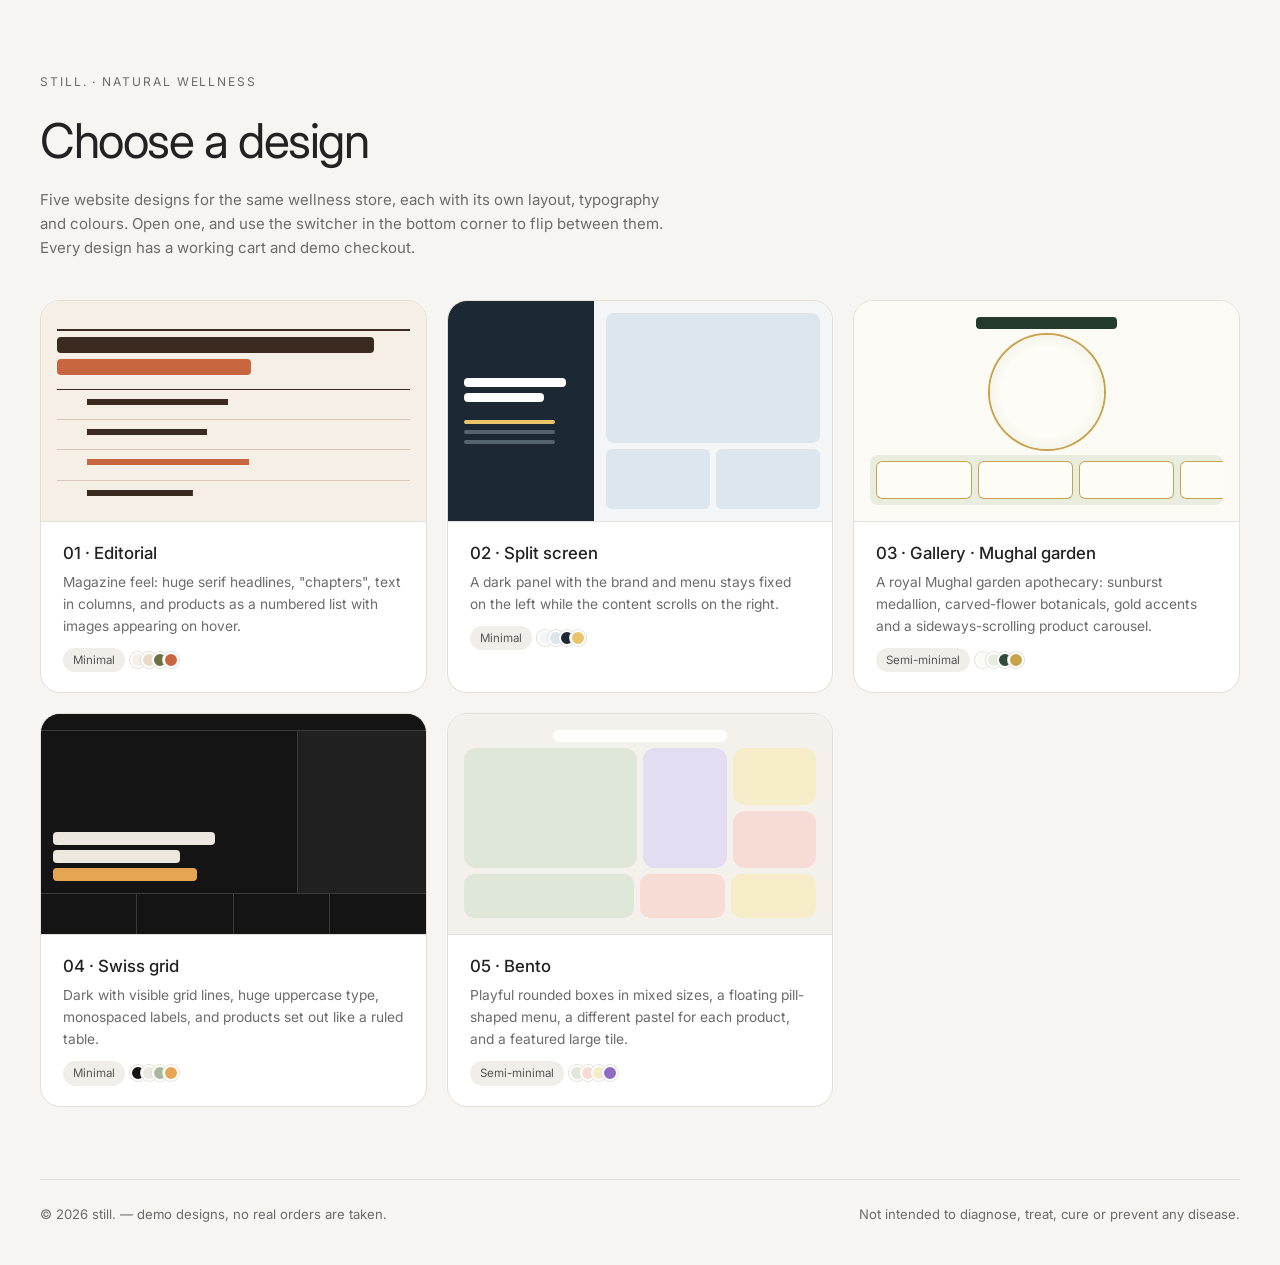
<file: index.html>
<!DOCTYPE html>
<html lang="en">
<head>
  <meta charset="UTF-8" />
  <meta name="viewport" content="width=device-width, initial-scale=1.0" />
  <title>still. — Choose a design</title>
  <meta name="description" content="Five website designs for still., a natural wellness brand. Pick the one that feels right." />
  <link rel="preconnect" href="https://fonts.googleapis.com" />
  <link rel="preconnect" href="https://fonts.gstatic.com" crossorigin />
  <link href="https://fonts.googleapis.com/css2?family=Inter:wght@400;500&display=swap" rel="stylesheet" />
  <link rel="stylesheet" href="styles.css" />
</head>
<body>
  <main class="wrap">
    <header class="intro">
      <p class="kicker">still. · natural wellness</p>
      <h1>Choose a design</h1>
      <p class="lead">Five website designs for the same wellness store, each with its own layout, typography and colours. Open one, and use the switcher in the bottom corner to flip between them. Every design has a working cart and demo checkout.</p>
    </header>

    <div class="grid">
      <a class="d" href="web_1/index.html" data-design="web_1">
        <div class="wf" style="background:#f5efe6;grid-template-rows:14px 46px 1fr">
          <i style="background:none;border-bottom:2px solid #3a2a20;border-radius:0"></i>
          <b style="background:none"><i style="height:16px;width:90%;background:#3a2a20;margin-bottom:6px"></i><i style="height:16px;width:55%;background:#c8673f"></i></b>
          <b style="background:none;display:grid;gap:5px"><i class="wf-row" style="--c:#3a2a20;--w:40%;border-top-color:#3a2a20"></i><i class="wf-row" style="--c:#3a2a20;--w:34%"></i><i class="wf-row" style="--c:#c8673f;--w:46%"></i><i class="wf-row" style="--c:#3a2a20;--w:30%"></i></b>
        </div>
        <div class="meta">
          <b>01 · Editorial</b>
          <p>Magazine feel: huge serif headlines, "chapters", text in columns, and products as a numbered list with images appearing on hover.</p>
          <span class="tag">Minimal</span><span class="sw"><i style="background:#f5efe6"></i><i style="background:#ead9c8"></i><i style="background:#6b7045"></i><i style="background:#c8673f"></i></span>
        </div>
      </a>

      <a class="d" href="web_2/index.html" data-design="web_2">
        <div class="wf" style="background:#f3f5f6;grid-template-columns:38% 1fr;padding:0;gap:0">
          <b style="background:#1c2833;border-radius:0;padding:16px;display:flex;flex-direction:column;justify-content:center;gap:6px"><i style="height:9px;width:90%;background:#fff"></i><i style="height:9px;width:70%;background:#fff"></i><i style="height:4px;width:80%;background:#e9c46a;margin-top:12px"></i><i style="height:4px;width:80%;background:#55636f"></i><i style="height:4px;width:80%;background:#55636f"></i></b>
          <b style="background:none;padding:12px;display:grid;grid-template-rows:1fr 60px;gap:6px"><i style="background:#dde6ec;border-radius:8px"></i><b style="display:grid;grid-template-columns:1fr 1fr;gap:6px;background:none"><i style="background:#dde6ec;border-radius:6px"></i><i style="background:#dde6ec;border-radius:6px"></i></b></b>
        </div>
        <div class="meta">
          <b>02 · Split screen</b>
          <p>A dark panel with the brand and menu stays fixed on the left while the content scrolls on the right.</p>
          <span class="tag">Minimal</span><span class="sw"><i style="background:#f3f5f6"></i><i style="background:#dde6ec"></i><i style="background:#1c2833"></i><i style="background:#e9c46a"></i></span>
        </div>
      </a>

      <a class="d" href="web_3/index.html" data-design="web_3">
        <div class="wf" style="background:#fbfaf4;justify-items:center;grid-template-rows:12px 1fr 50px">
          <i style="width:40%;background:#233a2d"></i>
          <i style="aspect-ratio:1;height:100%;border-radius:50%;background:radial-gradient(circle,#fdfcf6 55%,#e3e9d8);box-shadow:0 0 0 2px #c9a24b"></i>
          <b style="width:100%;background:#e9eddf;border-radius:8px;display:flex;gap:6px;padding:6px;overflow:hidden"><i style="flex:0 0 28%;background:#fdfcf7;border-radius:6px;box-shadow:inset 0 0 0 1px #c9a24b"></i><i style="flex:0 0 28%;background:#fdfcf7;border-radius:6px;box-shadow:inset 0 0 0 1px #c9a24b"></i><i style="flex:0 0 28%;background:#fdfcf7;border-radius:6px;box-shadow:inset 0 0 0 1px #c9a24b"></i><i style="flex:0 0 28%;background:#fdfcf7;border-radius:6px;box-shadow:inset 0 0 0 1px #c9a24b"></i></b>
        </div>
        <div class="meta">
          <b>03 · Gallery · Mughal garden</b>
          <p>A royal Mughal garden apothecary: sunburst medallion, carved-flower botanicals, gold accents and a sideways-scrolling product carousel.</p>
          <span class="tag">Semi-minimal</span><span class="sw"><i style="background:#fbfaf4"></i><i style="background:#e9eddf"></i><i style="background:#2f4b3a"></i><i style="background:#c9a24b"></i></span>
        </div>
      </a>

      <a class="d" href="web_4/index.html" data-design="web_4">
        <div class="wf" style="background:#3a3a3a;gap:1px;padding:0;grid-template-columns:2fr 1fr;grid-template-rows:16px 1fr 40px">
          <i style="grid-column:1/-1;background:#141414;border-radius:0"></i>
          <b style="background:#141414;border-radius:0;padding:12px;display:flex;flex-direction:column;justify-content:flex-end;gap:5px"><i style="height:13px;width:70%;background:#ece7df"></i><i style="height:13px;width:55%;background:#ece7df"></i><i style="height:13px;width:62%;background:#e5a552"></i></b>
          <i style="background:#202020;border-radius:0"></i>
          <b style="grid-column:1/-1;display:grid;grid-template-columns:repeat(4,1fr);gap:1px;background:#3a3a3a;border-radius:0"><i style="background:#141414;border-radius:0"></i><i style="background:#141414;border-radius:0"></i><i style="background:#141414;border-radius:0"></i><i style="background:#141414;border-radius:0"></i></b>
        </div>
        <div class="meta">
          <b>04 · Swiss grid</b>
          <p>Dark with visible grid lines, huge uppercase type, monospaced labels, and products set out like a ruled table.</p>
          <span class="tag">Minimal</span><span class="sw"><i style="background:#141414"></i><i style="background:#ece7df"></i><i style="background:#a9b79a"></i><i style="background:#e5a552"></i></span>
        </div>
      </a>

      <a class="d" href="web_5/index.html" data-design="web_5">
        <div class="wf" style="background:#f4f1ec;grid-template-columns:repeat(4,1fr);grid-template-rows:12px 1fr 1fr 44px">
          <i style="grid-column:2/4;background:#fff;border-radius:999px"></i>
          <i style="grid-column:span 2;grid-row:span 2;background:#dfe8d8;border-radius:12px"></i>
          <i style="grid-row:span 2;background:#e4dcf1;border-radius:12px"></i>
          <i style="background:#f7ecc8;border-radius:12px"></i>
          <i style="background:#f6dcd4;border-radius:12px"></i>
          <b style="grid-column:1/-1;display:grid;grid-template-columns:2fr 1fr 1fr;gap:6px;background:none"><i style="background:#dfe8d8;border-radius:10px"></i><i style="background:#f6dcd4;border-radius:10px"></i><i style="background:#f7ecc8;border-radius:10px"></i></b>
        </div>
        <div class="meta">
          <b>05 · Bento</b>
          <p>Playful rounded boxes in mixed sizes, a floating pill-shaped menu, a different pastel for each product, and a featured large tile.</p>
          <span class="tag">Semi-minimal</span><span class="sw"><i style="background:#dfe8d8"></i><i style="background:#f6dcd4"></i><i style="background:#f7ecc8"></i><i style="background:#8e6cc2"></i></span>
        </div>
      </a>
    </div>
  </main>

  <footer class="foot wrap">
    <span>© <span id="year"></span> still. — demo designs, no real orders are taken.</span>
    <span>Not intended to diagnose, treat, cure or prevent any disease.</span>
  </footer>

  <script src="script.js"></script>
</body>
</html>
</file>
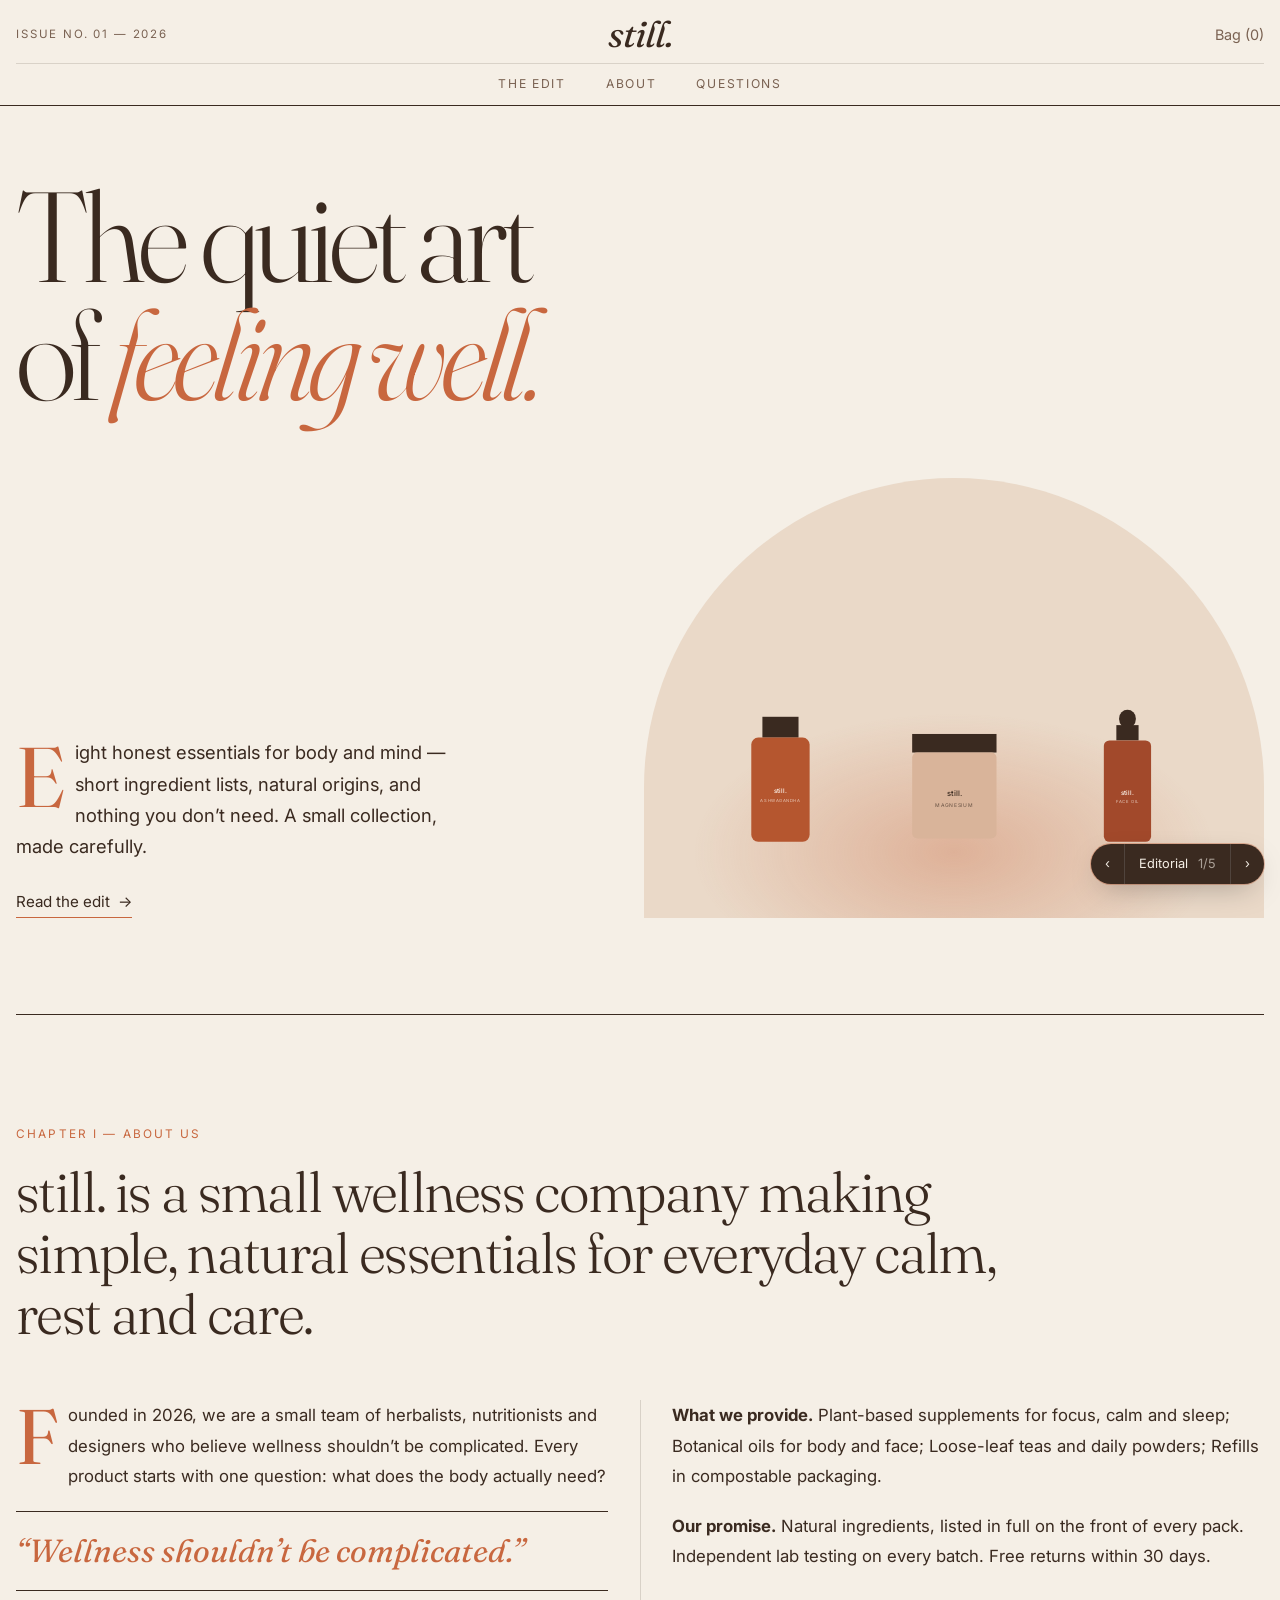
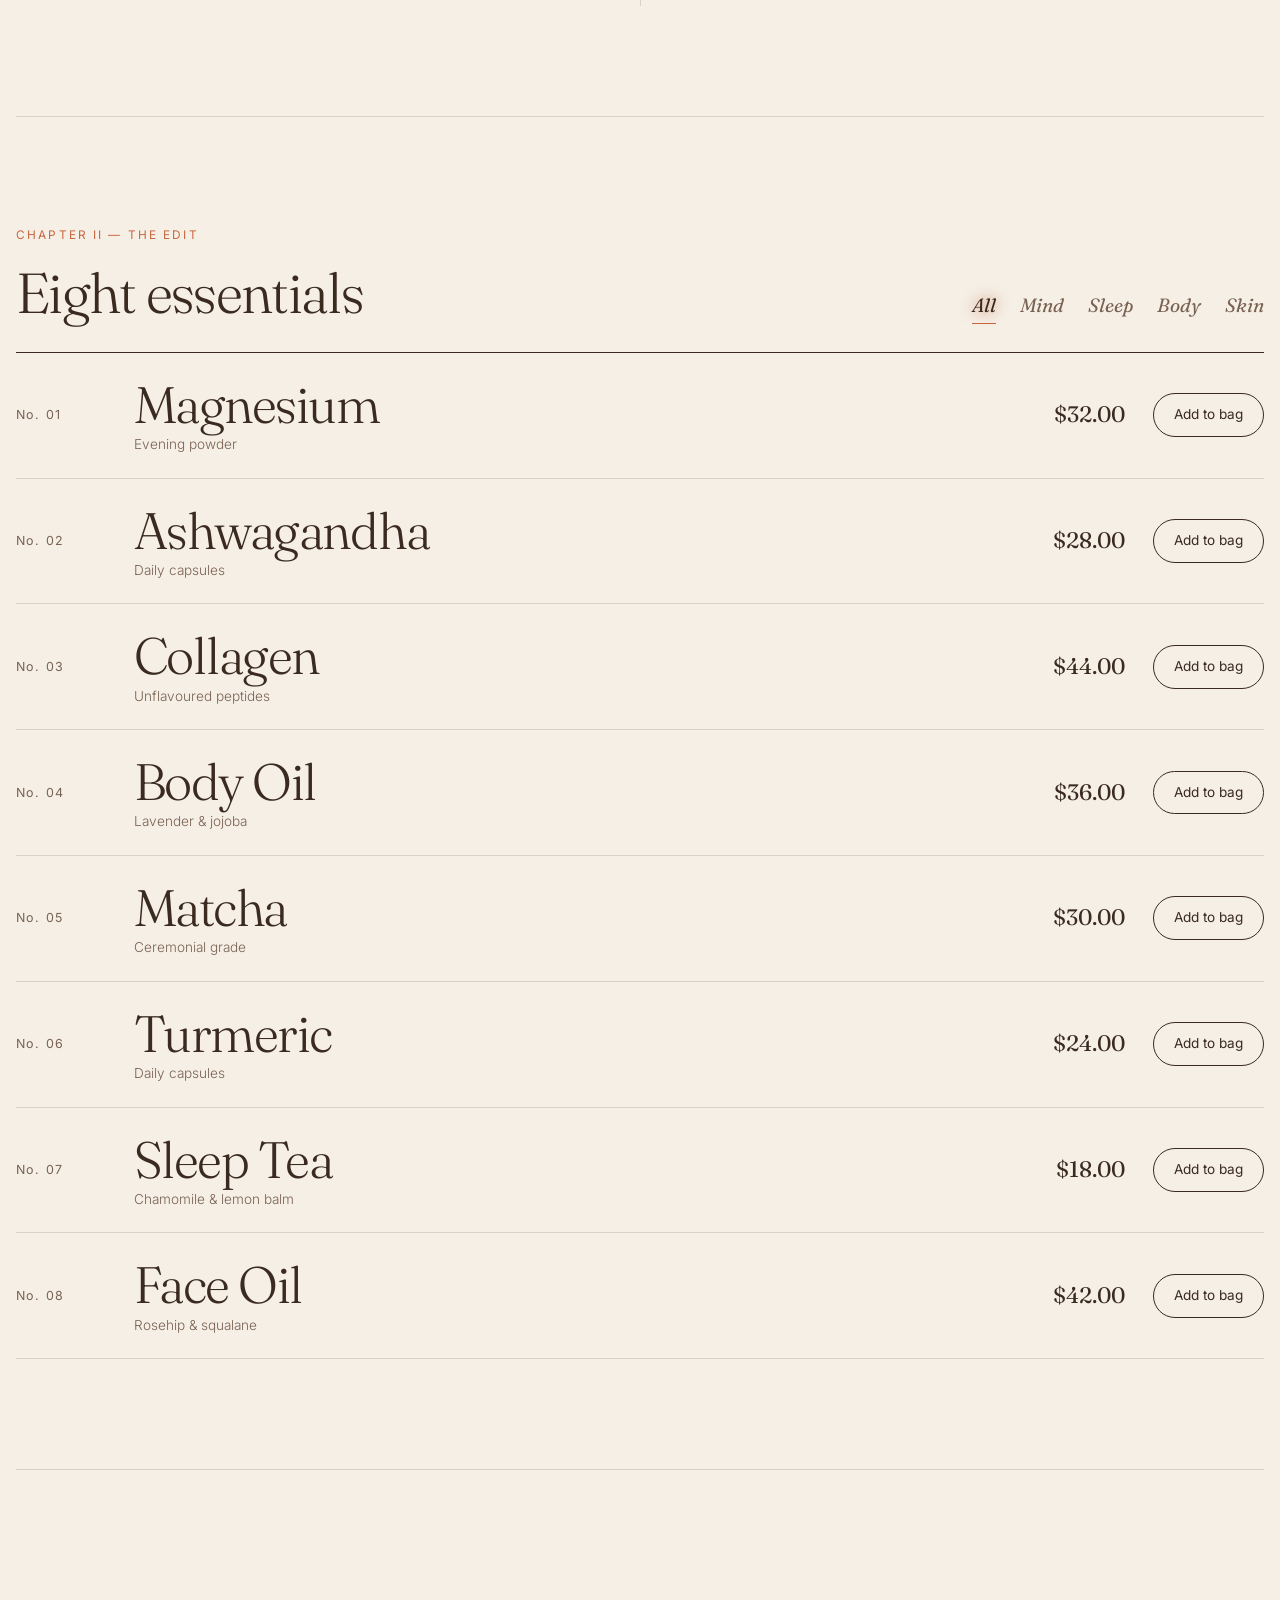
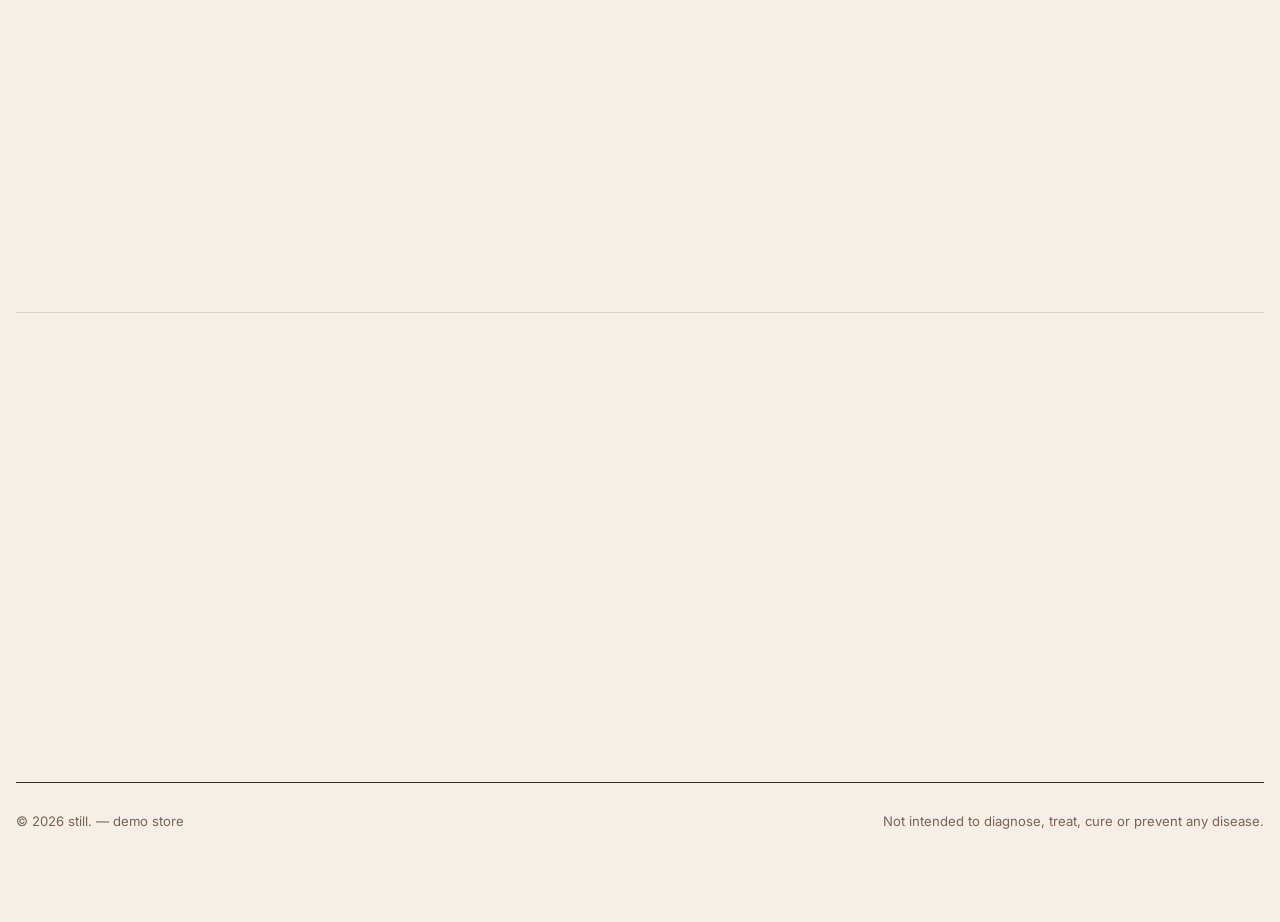
<file: web_1/index.html>
<!DOCTYPE html>
<html lang="en">
<head>
  <meta charset="UTF-8" />
  <meta name="viewport" content="width=device-width, initial-scale=1.0" />
  <title>still. — Daily wellness essentials</title>
  <meta name="description" content="still. — a small range of honest wellness essentials for body and mind. (Demo store)" />
  <link rel="preconnect" href="https://fonts.googleapis.com" />
  <link rel="preconnect" href="https://fonts.gstatic.com" crossorigin />
  <link href="https://fonts.googleapis.com/css2?family=Fraunces:ital,opsz,wght@0,9..144,300;0,9..144,400;1,9..144,300;1,9..144,400&family=Inter:wght@400;500&display=swap" rel="stylesheet" />
  <link rel="stylesheet" href="styles.css" />
</head>
<body>
  <header class="ed-nav" id="nav">
    <div class="wrap ed-nav__top">
      <span class="ed-issue">Issue No. 01 — 2026</span>
      <a href="#top" class="ed-logo">still.</a>
      <button class="bag" data-open-cart>Bag (<span data-cart-count>0</span>)</button>
    </div>
    <nav class="wrap ed-nav__links" aria-label="Primary"><a href="#shop">The edit</a><a href="#about">About</a><a href="#faq">Questions</a></nav>
  </header>

  <main id="top">
    <section class="ed-hero wrap">
      <h1 class="ed-hero__title">The quiet art<br />of <em>feeling well.</em></h1>
      <div class="ed-hero__row">
        <div class="ed-hero__text">
          <p class="ed-dropcap">Eight honest essentials for body and mind — short ingredient lists, natural origins, and nothing you don’t need. A small collection, made carefully.</p>
          <a href="#shop" class="arrow-link">Read the edit <span aria-hidden="true">→</span></a>
        </div>
        <div class="ed-hero__art" id="heroArt" aria-hidden="true"></div>
      </div>
    </section>

    <!-- ✏️ ABOUT THE COMPANY — replace the text in the next section with your own story: what the company is and what it provides. -->
    <section class="ed-section wrap" id="about">
      <p class="ed-chapter">Chapter I — About us</p>
      <h2 class="ed-title">still. is a small wellness company making simple, natural essentials for everyday calm, rest and care.</h2>
      <div class="ed-columns">
        <p class="ed-dropcap">Founded in 2026, we are a small team of herbalists, nutritionists and designers who believe wellness shouldn’t be complicated. Every product starts with one question: what does the body actually need?</p>
        <blockquote class="ed-pull">“Wellness shouldn’t be complicated.”</blockquote>
        <p><strong>What we provide.</strong> Plant-based supplements for focus, calm and sleep; Botanical oils for body and face; Loose-leaf teas and daily powders; Refills in compostable packaging.</p>
        <p><strong>Our promise.</strong> Natural ingredients, listed in full on the front of every pack. Independent lab testing on every batch. Free returns within 30 days.</p>
      </div>
    </section>

    <section class="ed-section wrap" id="shop">
      <div class="ed-head">
        <div><p class="ed-chapter">Chapter II — The edit</p><h2 class="ed-title">Eight essentials</h2></div>
        <div class="filters ed-filters" id="filters" role="tablist" aria-label="Filter by category"></div>
      </div>
      <div class="ed-list" id="grid"></div>
    </section>

    <section class="ed-section wrap" id="faq">
      <p class="ed-chapter">Chapter III — Questions</p>
      <div class="ed-faq"><div><h3>How long does shipping take?</h3><p>Orders ship within two working days. Shipping is free over $60.</p></div><div><h3>Can I return a product?</h3><p>Unopened products can be returned within 30 days for a full refund.</p></div><div><h3>Are your products vegan?</h3><p>Everything except Collagen is vegan. Each product page lists its ingredients.</p></div><div><h3>Is this a real store?</h3><p>No — still. is a fictional demo store. No payments are taken and nothing ships.</p></div></div>
    </section>

    <section class="ed-section ed-letters wrap">
      <h2 class="ed-title">Letters from the studio</h2>
      <p>Occasional notes on seasons, rituals and new harvests.</p>
      <form class="news__form" id="newsForm" novalidate>
          <label class="sr-only" for="newsEmail">Email address</label>
          <input id="newsEmail" type="email" placeholder="Email address" required autocomplete="email" />
          <button type="submit">Subscribe</button>
        </form>
        <p class="news__status" id="newsStatus" role="status" aria-live="polite"></p>
    </section>
  </main>

  <footer class="ed-foot wrap"><span>© <span id="year"></span> still. — demo store</span><span>Not intended to diagnose, treat, cure or prevent any disease.</span></footer>

  <!--SWITCHER-->
  <nav class="switcher" aria-label="Design options">
    <a href="../web_5/index.html" aria-label="Previous design">‹</a>
    <a class="switcher__label" href="../index.html">Editorial <span>1/5</span></a>
    <a href="../web_2/index.html" aria-label="Next design">›</a>
  </nav>
  <!--/SWITCHER-->

  <div class="overlay" id="overlay" hidden></div>
  <aside class="drawer" id="drawer" aria-label="Shopping bag" aria-hidden="true">
    <div class="drawer__head">
      <h2>Bag</h2>
      <button class="text-btn" data-close-drawer>Close</button>
    </div>
    <div class="drawer__body" id="cartBody"></div>
    <div class="drawer__foot">
      <p class="ship" id="shipText"></p>
      <div class="drawer__row"><span>Subtotal</span><span id="subtotal">$0.00</span></div>
      <button class="btn" id="checkoutBtn">Checkout</button>
    </div>
  </aside>

  <div class="modal" id="modal" role="dialog" aria-modal="true" aria-hidden="true">
    <div class="modal__panel">
      <button class="text-btn modal__close" aria-label="Close">Close</button>
      <div id="modalContent"></div>
    </div>
  </div>

  <div class="toast" id="toast" role="status" aria-live="polite"></div>

  <script src="app.js"></script>
</body>
</html>
</file>
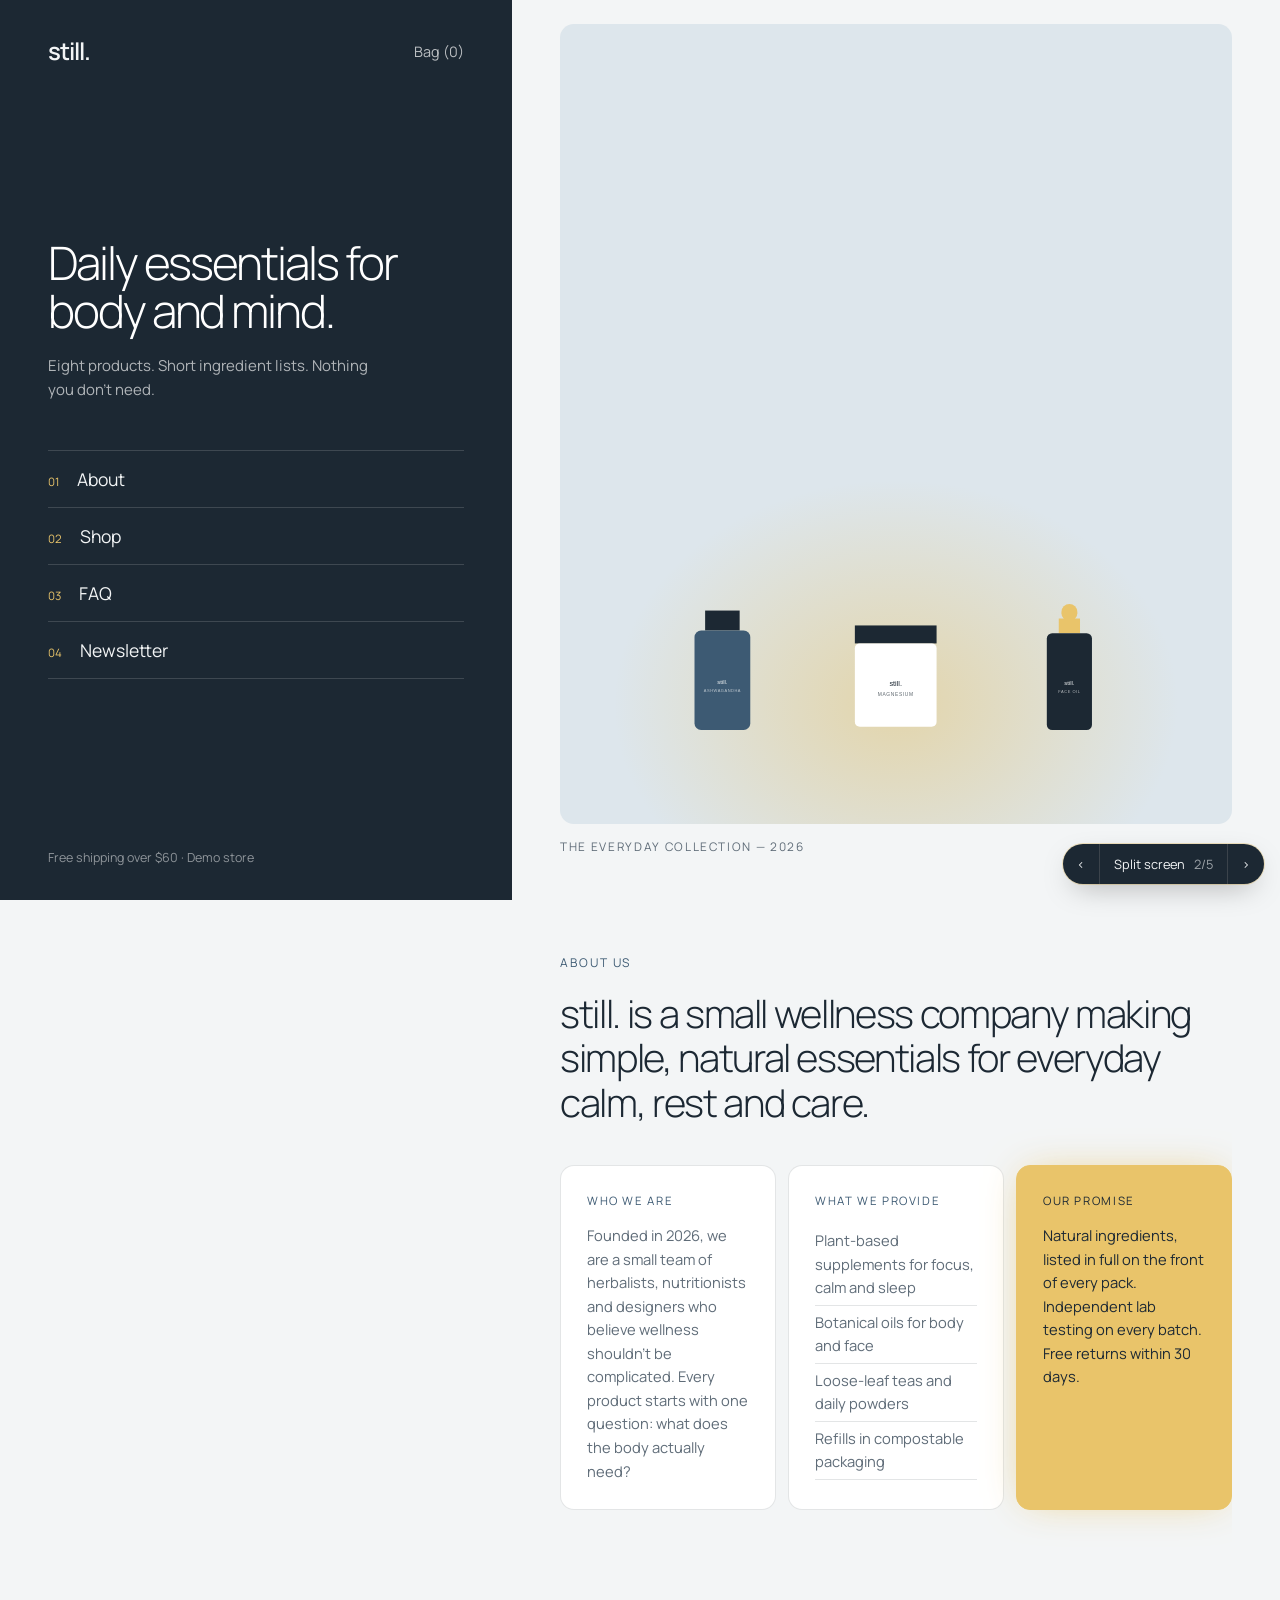
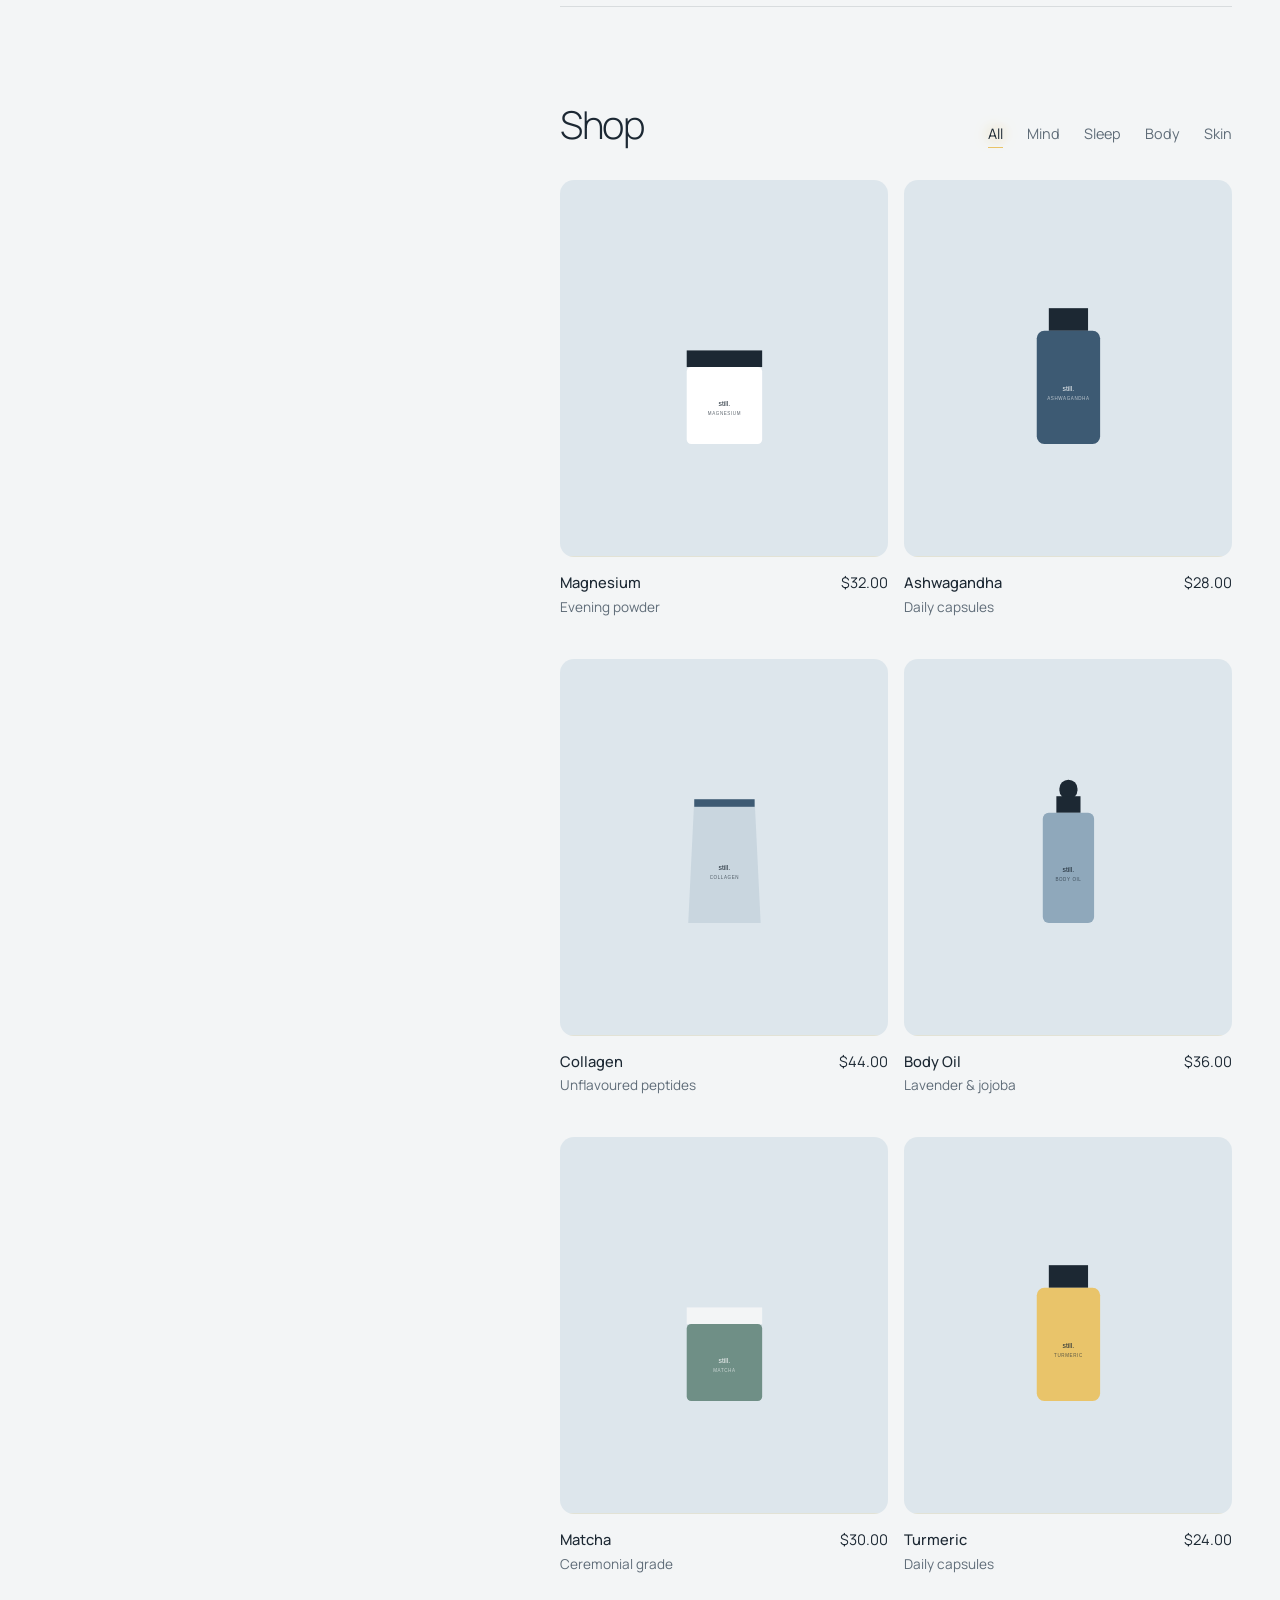
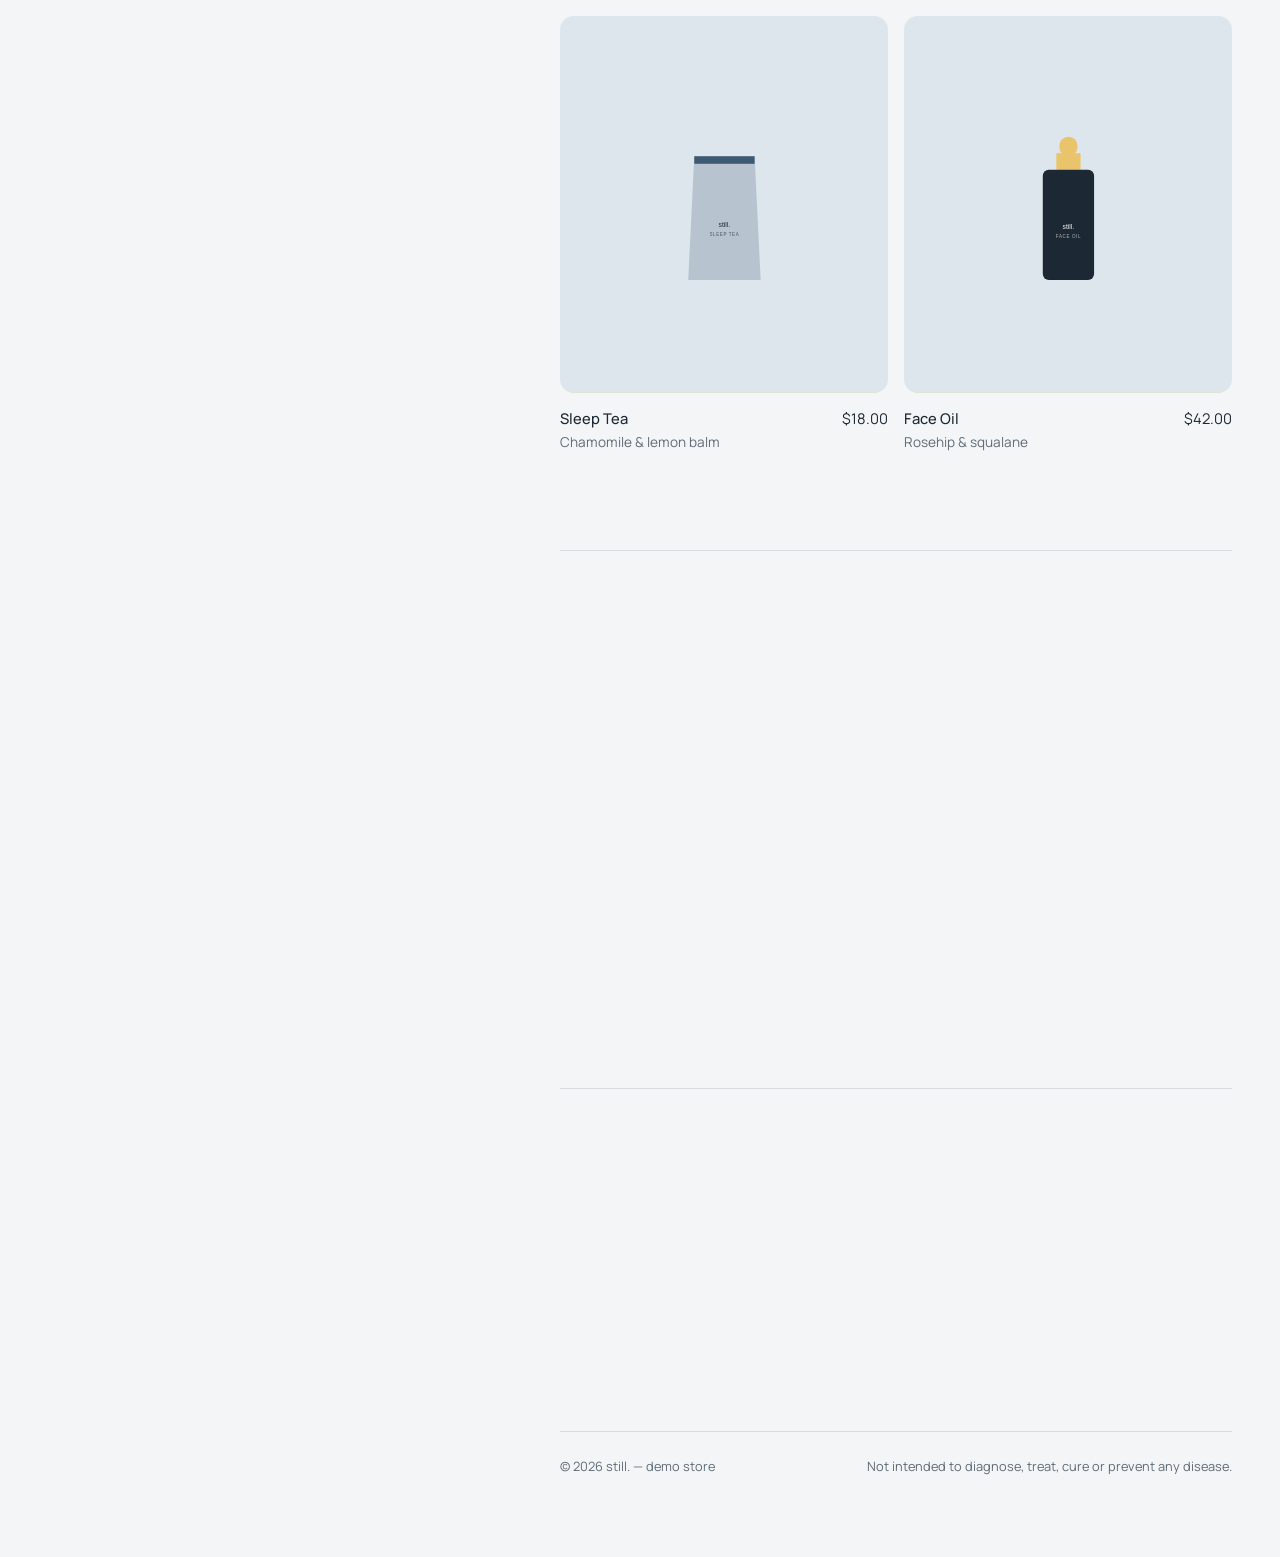
<file: web_2/index.html>
<!DOCTYPE html>
<html lang="en">
<head>
  <meta charset="UTF-8" />
  <meta name="viewport" content="width=device-width, initial-scale=1.0" />
  <title>still. — Daily wellness essentials</title>
  <meta name="description" content="still. — a small range of honest wellness essentials for body and mind. (Demo store)" />
  <link rel="preconnect" href="https://fonts.googleapis.com" />
  <link rel="preconnect" href="https://fonts.gstatic.com" crossorigin />
  <link href="https://fonts.googleapis.com/css2?family=Manrope:wght@300;400;500;600&display=swap" rel="stylesheet" />
  <link rel="stylesheet" href="styles.css" />
</head>
<body>
  <div class="sp">
    <aside class="sp-side" id="nav">
      <div class="sp-side__top"><a href="#top" class="sp-logo">still.</a><button class="bag" data-open-cart>Bag (<span data-cart-count>0</span>)</button></div>
      <div>
        <h1>Daily essentials for body and mind.</h1>
        <p class="sp-lead">Eight products. Short ingredient lists. Nothing you don’t need.</p>
        <nav class="sp-links" aria-label="Primary">
          <a href="#about"><span>01</span>About</a><a href="#shop"><span>02</span>Shop</a><a href="#faq"><span>03</span>FAQ</a><a href="#letters"><span>04</span>Newsletter</a>
        </nav>
      </div>
      <p class="sp-side__foot">Free shipping over $60 · Demo store</p>
    </aside>

    <main class="sp-main" id="top">
      <section class="sp-hero">
        <div class="sp-hero__art" id="heroArt" aria-hidden="true"></div>
        <p class="sp-caption">The everyday collection — 2026</p>
      </section>

      <!-- ✏️ ABOUT THE COMPANY — replace the text in the next section with your own story: what the company is and what it provides. -->
      <section class="sp-sec" id="about">
        <p class="kicker">About us</p>
        <h2 class="sp-title">still. is a small wellness company making simple, natural essentials for everyday calm, rest and care.</h2>
        <div class="sp-cards">
          <div class="sp-card"><span>Who we are</span><p>Founded in 2026, we are a small team of herbalists, nutritionists and designers who believe wellness shouldn’t be complicated. Every product starts with one question: what does the body actually need?</p></div>
          <div class="sp-card"><span>What we provide</span><ul><li>Plant-based supplements for focus, calm and sleep</li><li>Botanical oils for body and face</li><li>Loose-leaf teas and daily powders</li><li>Refills in compostable packaging</li></ul></div>
          <div class="sp-card sp-card--accent"><span>Our promise</span><p>Natural ingredients, listed in full on the front of every pack. Independent lab testing on every batch. Free returns within 30 days.</p></div>
        </div>
      </section>

      <section class="sp-sec" id="shop">
        <div class="sp-head"><h2 class="sp-title">Shop</h2><div class="filters" id="filters" role="tablist" aria-label="Filter by category"></div></div>
        <div class="sp-grid" id="grid"></div>
      </section>

      <section class="sp-sec" id="faq"><h2 class="sp-title">FAQ</h2><div class="faq__list"><details><summary>How long does shipping take?</summary><p>Orders ship within two working days. Shipping is free over $60.</p></details><details><summary>Can I return a product?</summary><p>Unopened products can be returned within 30 days for a full refund.</p></details><details><summary>Are your products vegan?</summary><p>Everything except Collagen is vegan. Each product page lists its ingredients.</p></details><details><summary>Is this a real store?</summary><p>No — still. is a fictional demo store. No payments are taken and nothing ships.</p></details></div></section>

      <section class="sp-sec" id="letters"><h2 class="sp-title">Notes, occasionally.</h2><form class="news__form" id="newsForm" novalidate>
          <label class="sr-only" for="newsEmail">Email address</label>
          <input id="newsEmail" type="email" placeholder="Email address" required autocomplete="email" />
          <button type="submit">Subscribe</button>
        </form>
        <p class="news__status" id="newsStatus" role="status" aria-live="polite"></p></section>

      <footer class="sp-foot"><span>© <span id="year"></span> still. — demo store</span><span>Not intended to diagnose, treat, cure or prevent any disease.</span></footer>
    </main>
  </div>

  <!--SWITCHER-->
  <nav class="switcher" aria-label="Design options">
    <a href="../web_1/index.html" aria-label="Previous design">‹</a>
    <a class="switcher__label" href="../index.html">Split screen <span>2/5</span></a>
    <a href="../web_3/index.html" aria-label="Next design">›</a>
  </nav>
  <!--/SWITCHER-->

  <div class="overlay" id="overlay" hidden></div>
  <aside class="drawer" id="drawer" aria-label="Shopping bag" aria-hidden="true">
    <div class="drawer__head">
      <h2>Bag</h2>
      <button class="text-btn" data-close-drawer>Close</button>
    </div>
    <div class="drawer__body" id="cartBody"></div>
    <div class="drawer__foot">
      <p class="ship" id="shipText"></p>
      <div class="drawer__row"><span>Subtotal</span><span id="subtotal">$0.00</span></div>
      <button class="btn" id="checkoutBtn">Checkout</button>
    </div>
  </aside>

  <div class="modal" id="modal" role="dialog" aria-modal="true" aria-hidden="true">
    <div class="modal__panel">
      <button class="text-btn modal__close" aria-label="Close">Close</button>
      <div id="modalContent"></div>
    </div>
  </div>

  <div class="toast" id="toast" role="status" aria-live="polite"></div>

  <script src="app.js"></script>
</body>
</html>
</file>
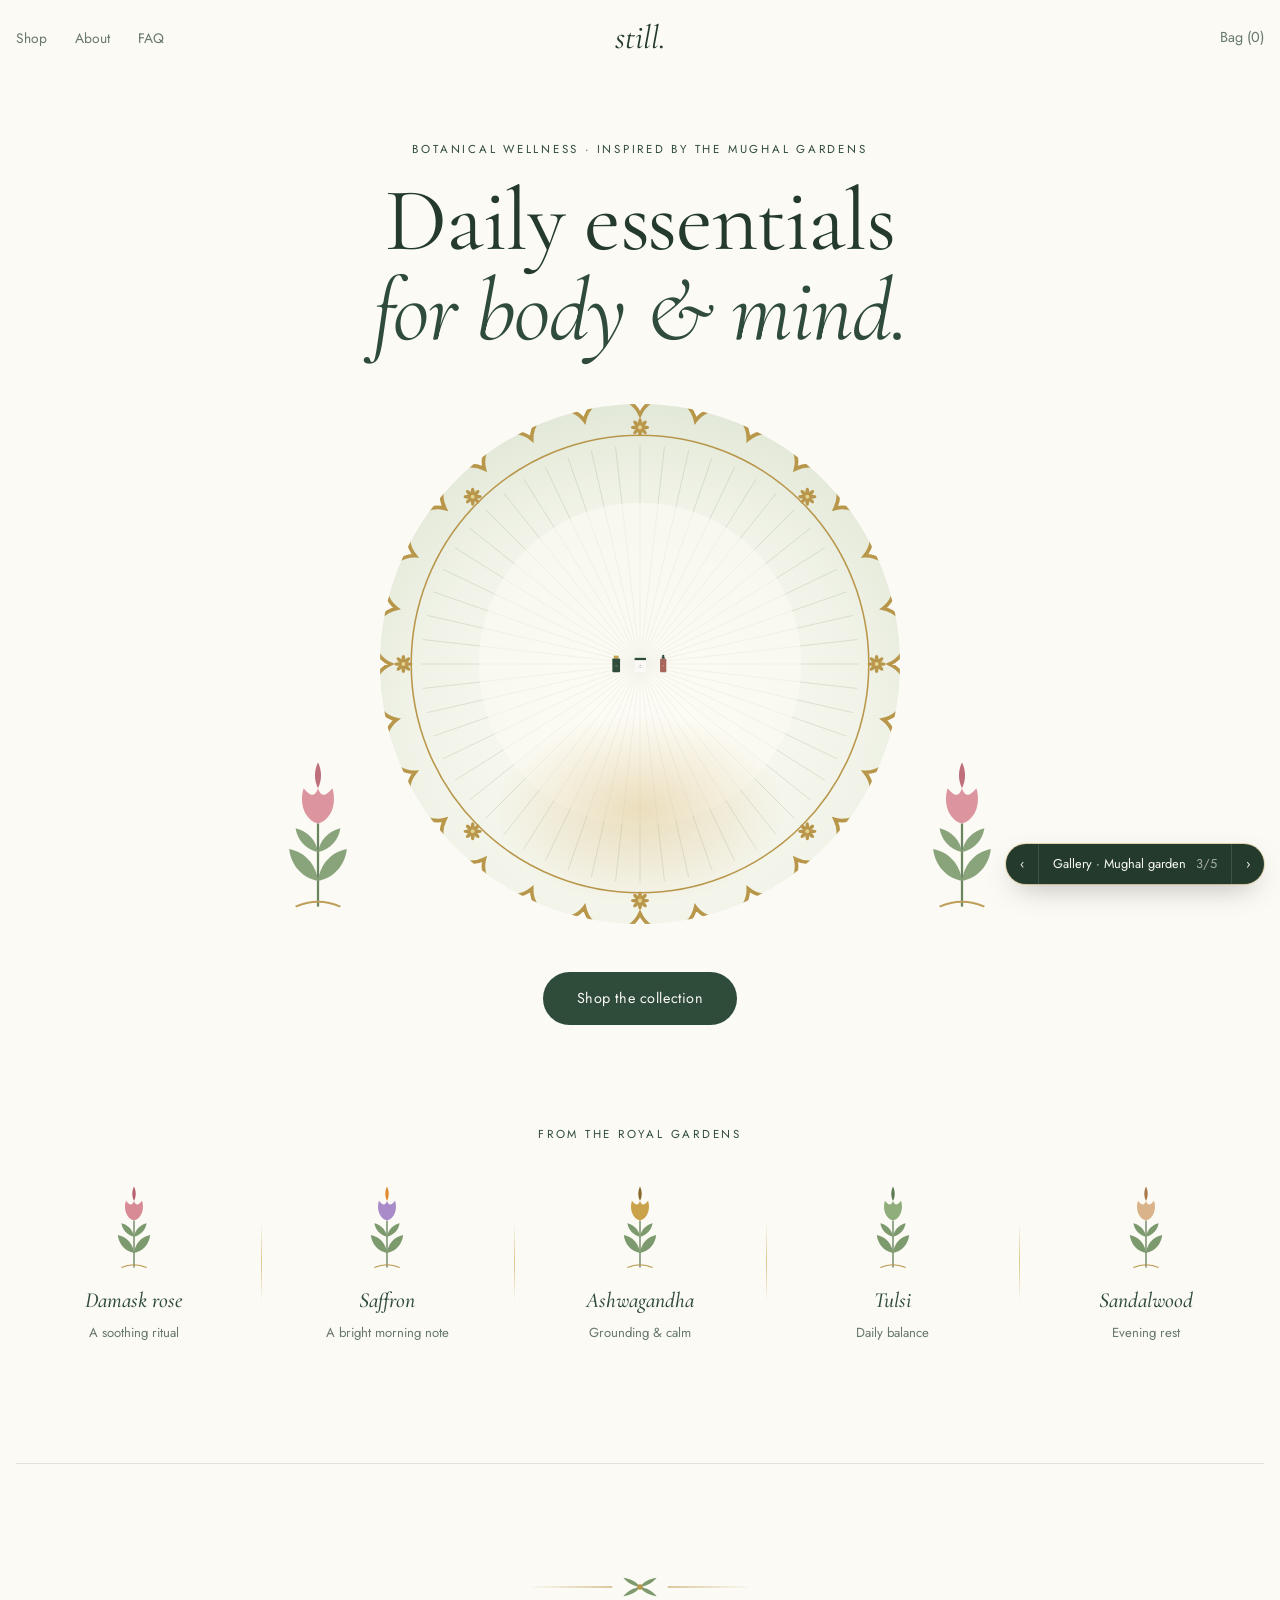
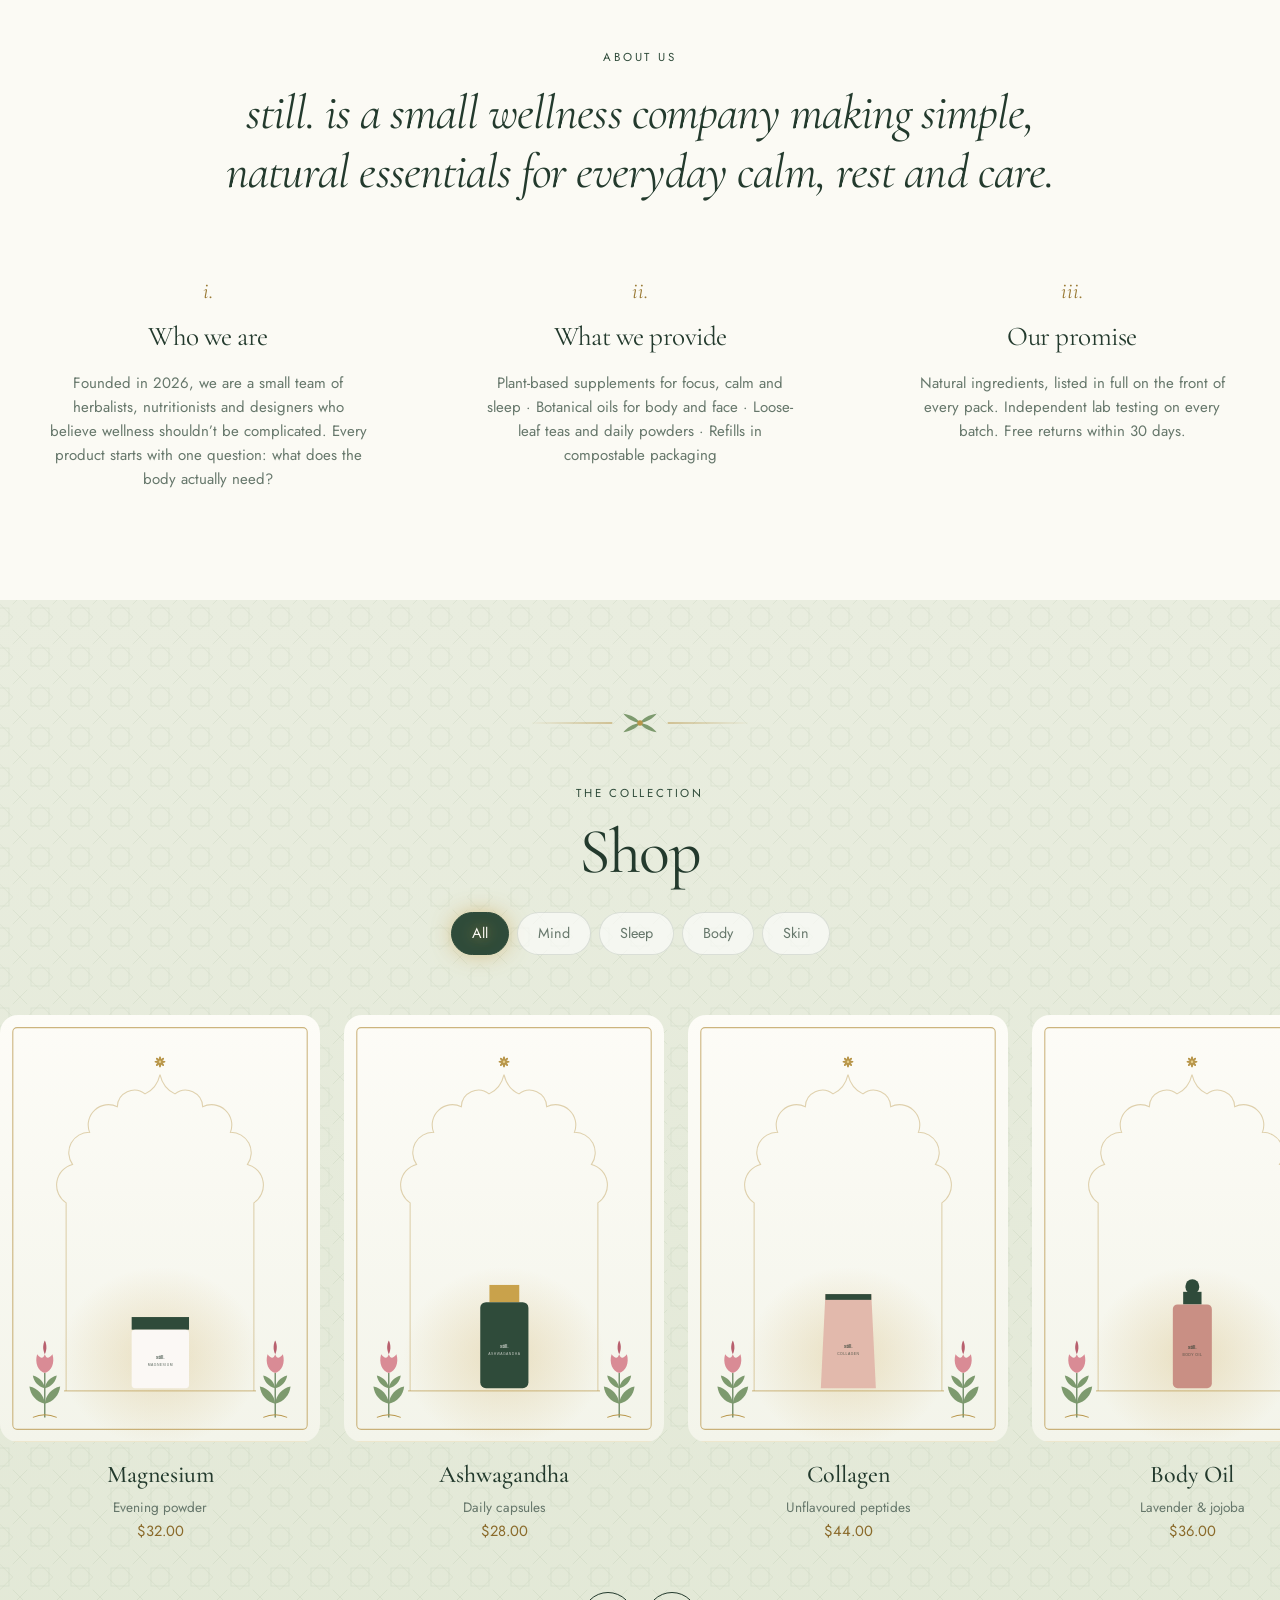
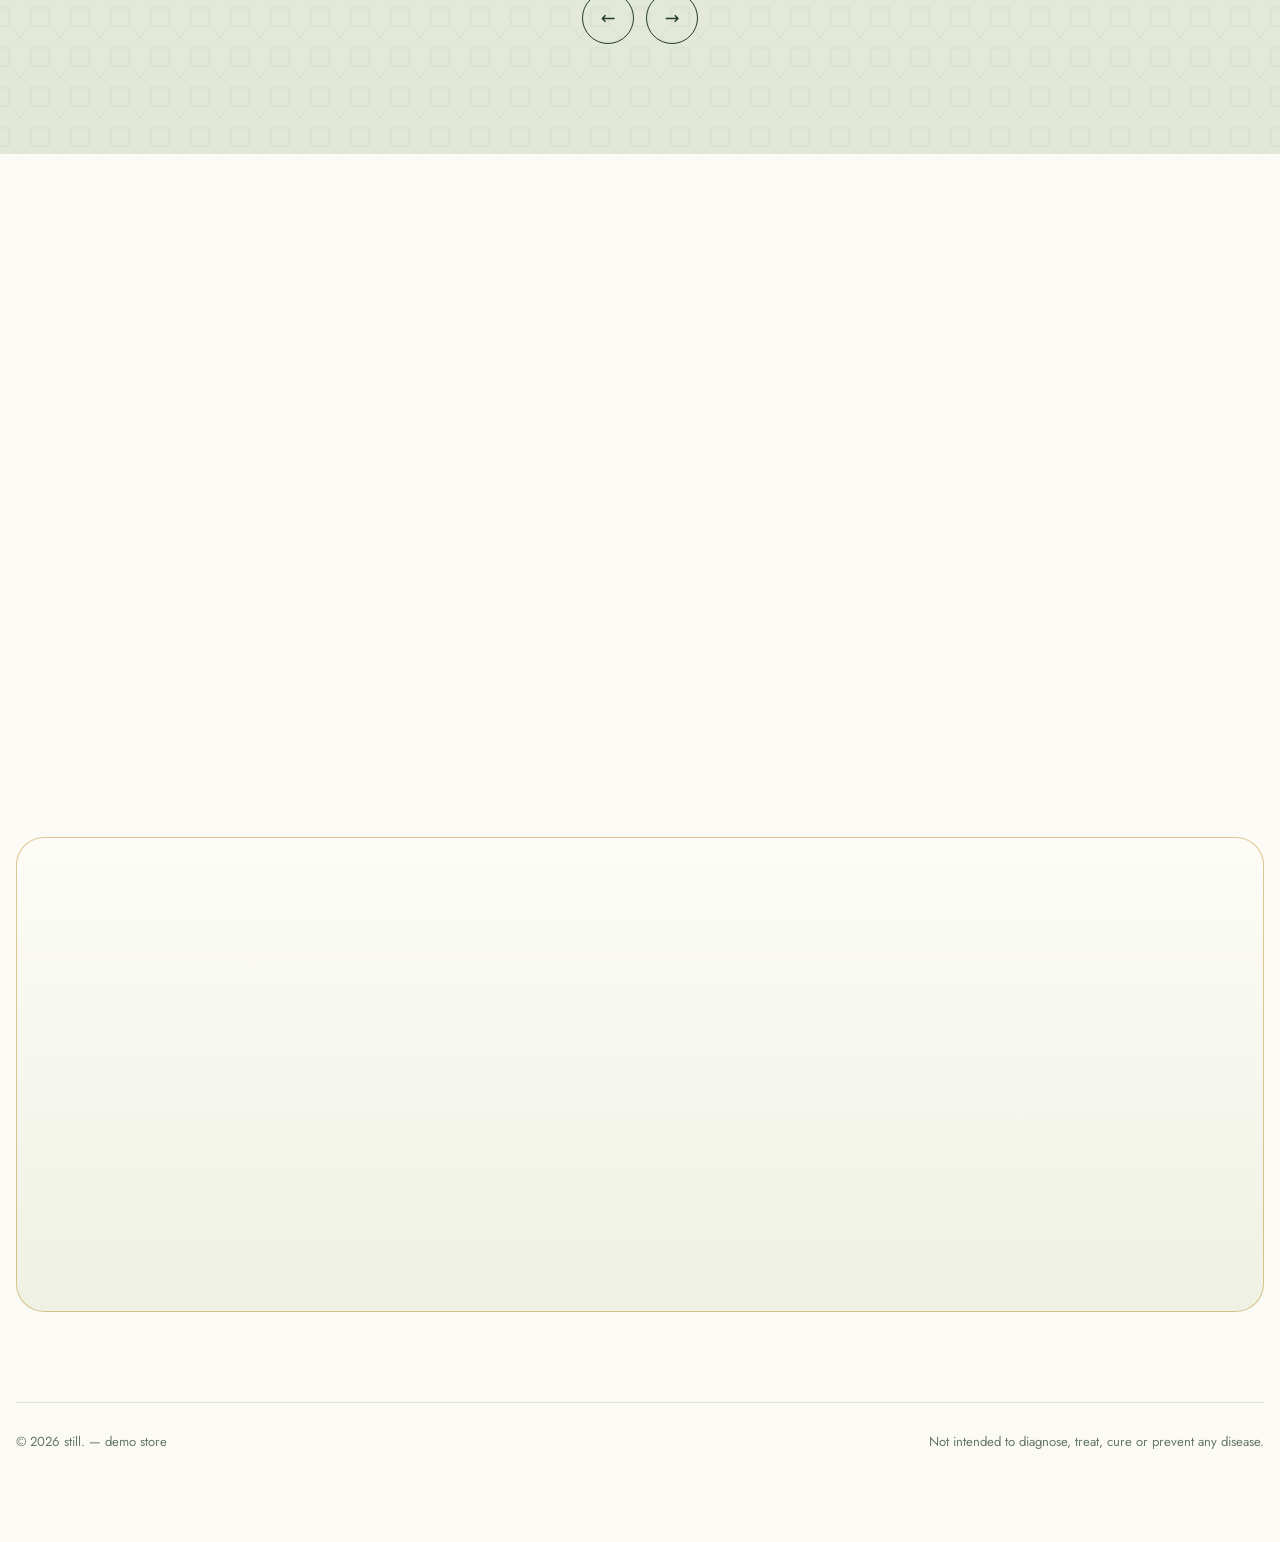
<file: web_3/index.html>
<!DOCTYPE html>
<html lang="en">
<head>
  <meta charset="UTF-8" />
  <meta name="viewport" content="width=device-width, initial-scale=1.0" />
  <title>still. — Daily wellness essentials</title>
  <meta name="description" content="still. — a small range of honest wellness essentials for body and mind. (Demo store)" />
  <link rel="preconnect" href="https://fonts.googleapis.com" />
  <link rel="preconnect" href="https://fonts.gstatic.com" crossorigin />
  <link href="https://fonts.googleapis.com/css2?family=Cormorant+Garamond:ital,wght@0,400;0,500;1,400&family=Jost:wght@300;400;500&display=swap" rel="stylesheet" />
  <link rel="stylesheet" href="styles.css" />
</head>
<body>
  <header class="ga-nav" id="nav">
    <div class="wrap ga-nav__inner">
      <nav class="ga-links" aria-label="Primary"><a href="#shop">Shop</a><a href="#about">About</a><a href="#faq">FAQ</a></nav>
      <a href="#top" class="ga-logo">still.</a>
      <button class="bag" data-open-cart>Bag (<span data-cart-count>0</span>)</button>
    </div>
  </header>

  <main id="top">
    <section class="ga-hero wrap">
      <p class="ga-eyebrow">Botanical wellness · Inspired by the Mughal gardens</p>
      <h1>Daily essentials<br /><em>for body &amp; mind.</em></h1>
      <div class="ga-circle" id="heroArt" aria-hidden="true"></div>
      <a href="#shop" class="ga-btn">Shop the collection</a>
    </section>

    <section class="ga-garden wrap" aria-label="Botanicals we use">
      <p class="ga-eyebrow">From the royal gardens</p>
      <ul class="ga-herbs">
        <li><i class="herb herb--rose" aria-hidden="true"></i><b>Damask rose</b><span>A soothing ritual</span></li>
        <li><i class="herb herb--saffron" aria-hidden="true"></i><b>Saffron</b><span>A bright morning note</span></li>
        <li><i class="herb herb--ashwa" aria-hidden="true"></i><b>Ashwagandha</b><span>Grounding &amp; calm</span></li>
        <li><i class="herb herb--tulsi" aria-hidden="true"></i><b>Tulsi</b><span>Daily balance</span></li>
        <li><i class="herb herb--sandal" aria-hidden="true"></i><b>Sandalwood</b><span>Evening rest</span></li>
      </ul>
    </section>

    <!-- ✏️ ABOUT THE COMPANY — replace the text in the next section with your own story: what the company is and what it provides. -->
    <section class="ga-sec ga-about wrap" id="about">
      <span class="ga-orn" aria-hidden="true">✦</span>
      <p class="ga-eyebrow">About us</p>
      <h2 class="ga-statement">still. is a small wellness company making simple, natural essentials for everyday calm, rest and care.</h2>
      <div class="ga-trio">
        <div><span class="ga-num">i.</span><h3>Who we are</h3><p>Founded in 2026, we are a small team of herbalists, nutritionists and designers who believe wellness shouldn’t be complicated. Every product starts with one question: what does the body actually need?</p></div>
        <div><span class="ga-num">ii.</span><h3>What we provide</h3><p>Plant-based supplements for focus, calm and sleep · Botanical oils for body and face · Loose-leaf teas and daily powders · Refills in compostable packaging</p></div>
        <div><span class="ga-num">iii.</span><h3>Our promise</h3><p>Natural ingredients, listed in full on the front of every pack. Independent lab testing on every batch. Free returns within 30 days.</p></div>
      </div>
    </section>

    <section class="ga-sec ga-shop" id="shop">
      <div class="wrap">
        <p class="ga-eyebrow">The collection</p>
        <h2 class="ga-h2">Shop</h2>
        <div class="filters ga-pills" id="filters" role="tablist" aria-label="Filter by category"></div>
      </div>
      <div class="ga-track" id="grid"></div>
      <div class="ga-arrows"><button class="ga-arrow" data-scroll="-1" aria-label="Previous products">←</button><button class="ga-arrow" data-scroll="1" aria-label="Next products">→</button></div>
    </section>

    <section class="ga-sec wrap ga-faq" id="faq"><p class="ga-eyebrow">Questions</p><h2 class="ga-h2">FAQ</h2><div class="faq__list"><details><summary>How long does shipping take?</summary><p>Orders ship within two working days. Shipping is free over $60.</p></details><details><summary>Can I return a product?</summary><p>Unopened products can be returned within 30 days for a full refund.</p></details><details><summary>Are your products vegan?</summary><p>Everything except Collagen is vegan. Each product page lists its ingredients.</p></details><details><summary>Is this a real store?</summary><p>No — still. is a fictional demo store. No payments are taken and nothing ships.</p></details></div></section>

    <section class="ga-sec wrap ga-news"><h2 class="ga-h2"><em>Notes, occasionally.</em></h2><form class="news__form" id="newsForm" novalidate>
          <label class="sr-only" for="newsEmail">Email address</label>
          <input id="newsEmail" type="email" placeholder="Email address" required autocomplete="email" />
          <button type="submit">Subscribe</button>
        </form>
        <p class="news__status" id="newsStatus" role="status" aria-live="polite"></p></section>
  </main>

  <footer class="ga-foot wrap"><span>© <span id="year"></span> still. — demo store</span><span>Not intended to diagnose, treat, cure or prevent any disease.</span></footer>

  <!--SWITCHER-->
  <nav class="switcher" aria-label="Design options">
    <a href="../web_2/index.html" aria-label="Previous design">‹</a>
    <a class="switcher__label" href="../index.html">Gallery · Mughal garden <span>3/5</span></a>
    <a href="../web_4/index.html" aria-label="Next design">›</a>
  </nav>
  <!--/SWITCHER-->

  <div class="overlay" id="overlay" hidden></div>
  <aside class="drawer" id="drawer" aria-label="Shopping bag" aria-hidden="true">
    <div class="drawer__head">
      <h2>Bag</h2>
      <button class="text-btn" data-close-drawer>Close</button>
    </div>
    <div class="drawer__body" id="cartBody"></div>
    <div class="drawer__foot">
      <p class="ship" id="shipText"></p>
      <div class="drawer__row"><span>Subtotal</span><span id="subtotal">$0.00</span></div>
      <button class="btn" id="checkoutBtn">Checkout</button>
    </div>
  </aside>

  <div class="modal" id="modal" role="dialog" aria-modal="true" aria-hidden="true">
    <div class="modal__panel">
      <button class="text-btn modal__close" aria-label="Close">Close</button>
      <div id="modalContent"></div>
    </div>
  </div>

  <div class="toast" id="toast" role="status" aria-live="polite"></div>

  <script src="app.js"></script>
</body>
</html>
</file>
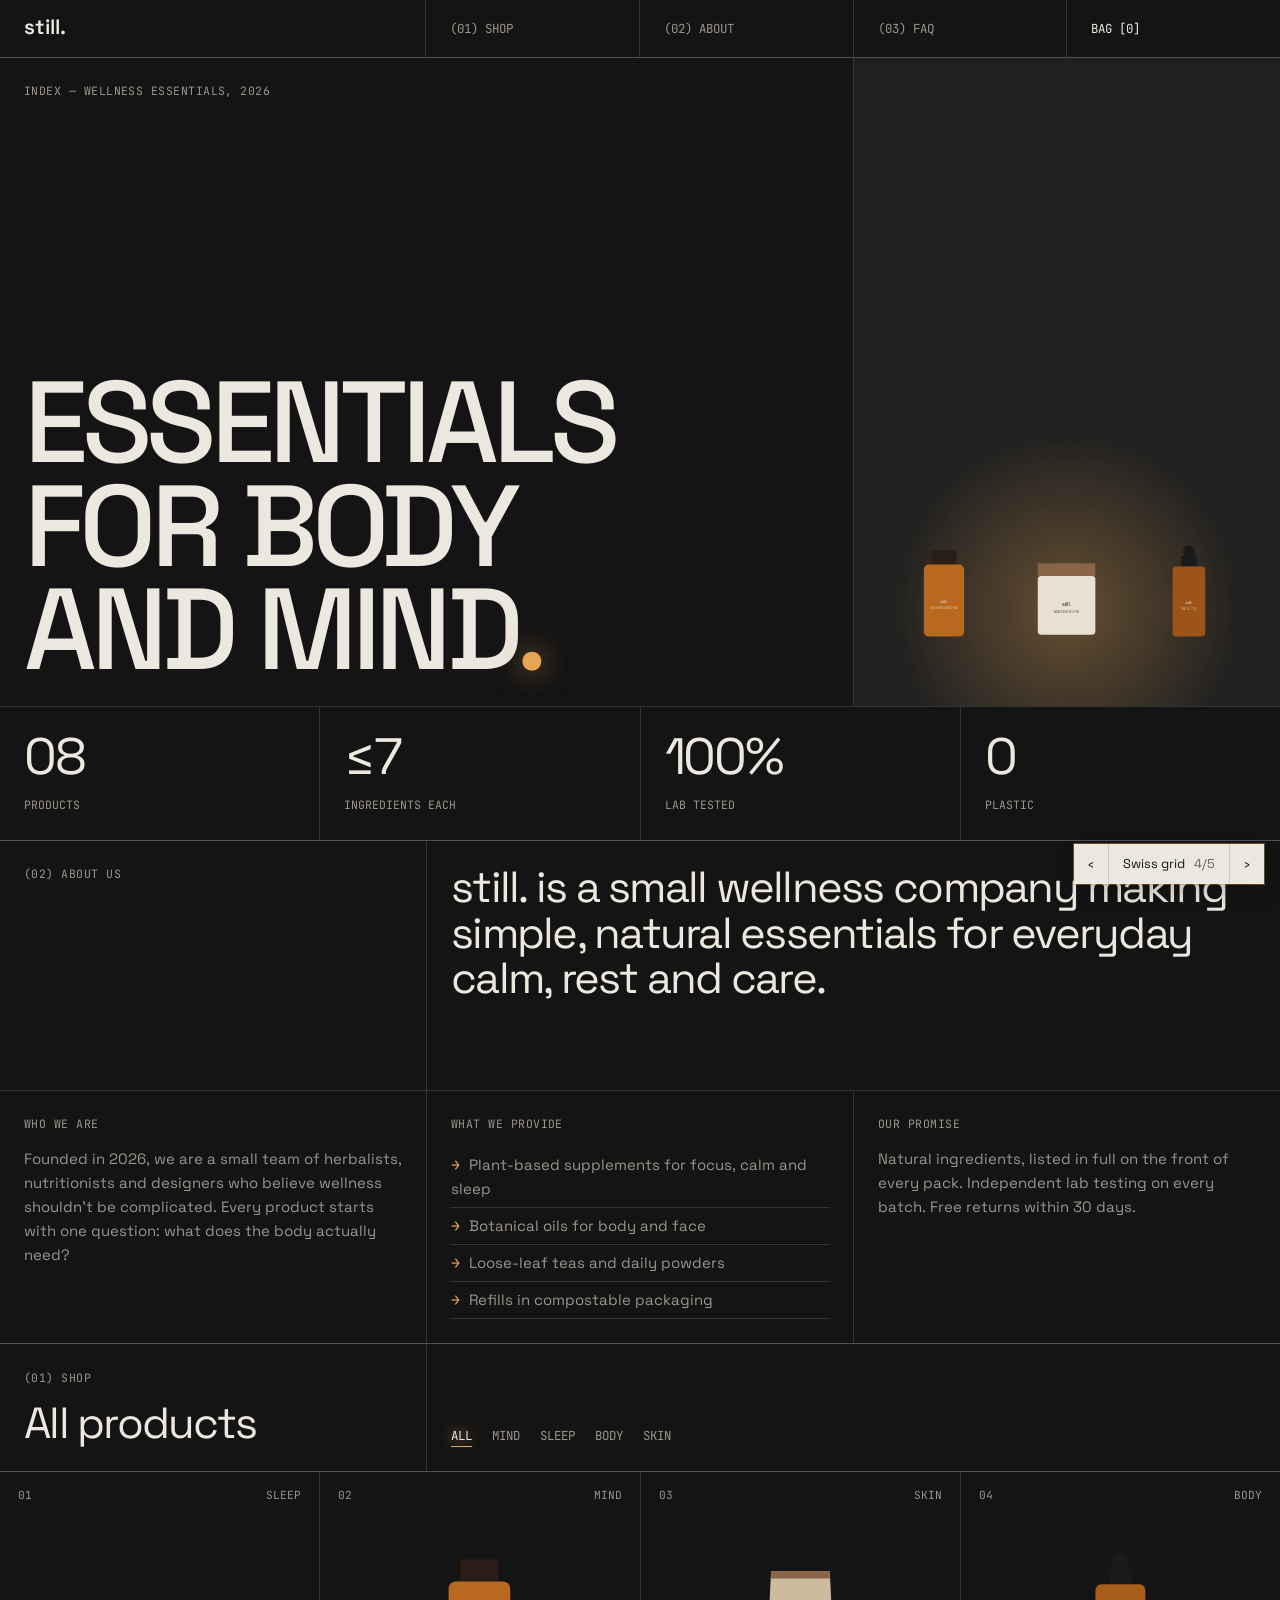
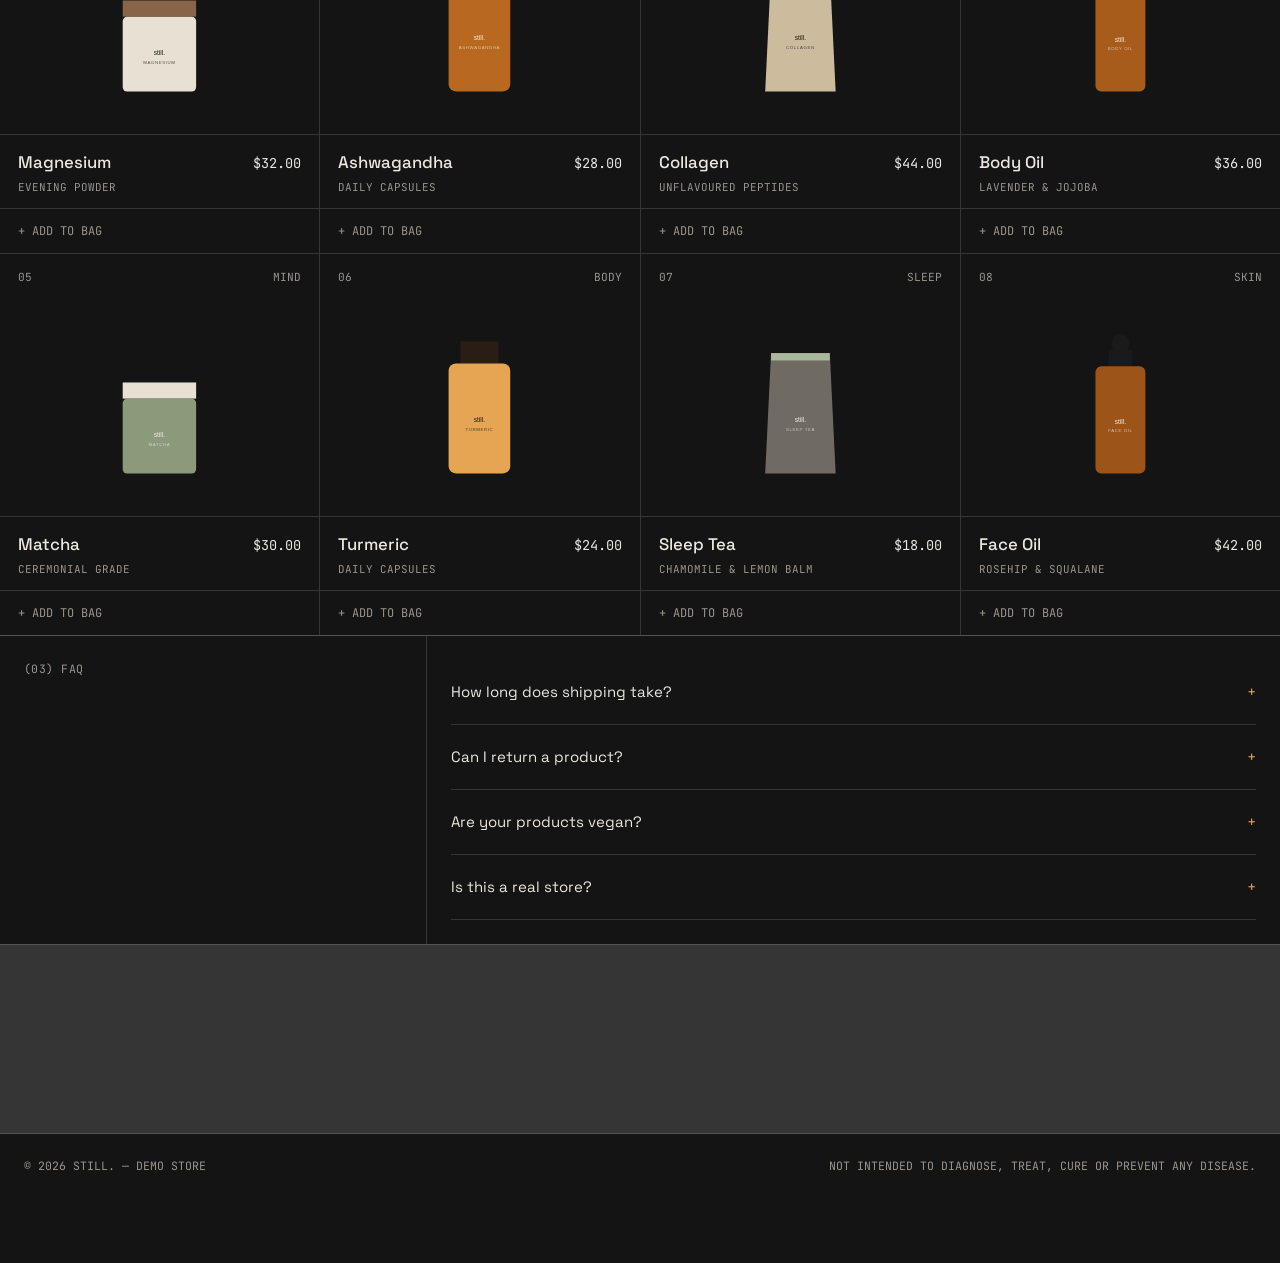
<file: web_4/index.html>
<!DOCTYPE html>
<html lang="en">
<head>
  <meta charset="UTF-8" />
  <meta name="viewport" content="width=device-width, initial-scale=1.0" />
  <title>still. — Daily wellness essentials</title>
  <meta name="description" content="still. — a small range of honest wellness essentials for body and mind. (Demo store)" />
  <link rel="preconnect" href="https://fonts.googleapis.com" />
  <link rel="preconnect" href="https://fonts.gstatic.com" crossorigin />
  <link href="https://fonts.googleapis.com/css2?family=Space+Grotesk:wght@400;500;600&family=JetBrains+Mono:wght@400&display=swap" rel="stylesheet" />
  <link rel="stylesheet" href="styles.css" />
</head>
<body>
  <header class="sw-nav" id="nav">
    <a href="#top" class="sw-cell sw-logo">still.</a>
    <a href="#shop" class="sw-cell sw-link">(01) Shop</a>
    <a href="#about" class="sw-cell sw-link">(02) About</a>
    <a href="#faq" class="sw-cell sw-link">(03) FAQ</a>
    <button class="sw-cell sw-bag" data-open-cart>Bag [<span data-cart-count>0</span>]</button>
  </header>

  <main id="top">
    <section class="sw-hero">
      <div class="sw-pad sw-hero__text">
        <span class="sw-label">Index — Wellness essentials, 2026</span>
        <h1>Essentials<br />for body<br />and mind<span>.</span></h1>
      </div>
      <div class="sw-hero__art" id="heroArt" aria-hidden="true"></div>
      <div class="sw-stats">
        <div class="sw-pad"><b>08</b><span>Products</span></div>
        <div class="sw-pad"><b>≤7</b><span>Ingredients each</span></div>
        <div class="sw-pad"><b>100%</b><span>Lab tested</span></div>
        <div class="sw-pad"><b>0</b><span>Plastic</span></div>
      </div>
    </section>

    <!-- ✏️ ABOUT THE COMPANY — replace the text in the next section with your own story: what the company is and what it provides. -->
    <section class="sw-sec sw-about" id="about">
      <div class="sw-pad"><span class="sw-label">(02) About us</span></div>
      <div class="sw-pad sw-wide"><h2>still. is a small wellness company making simple, natural essentials for everyday calm, rest and care.</h2></div>
      <div class="sw-pad"><span class="sw-label">Who we are</span><p>Founded in 2026, we are a small team of herbalists, nutritionists and designers who believe wellness shouldn’t be complicated. Every product starts with one question: what does the body actually need?</p></div>
      <div class="sw-pad"><span class="sw-label">What we provide</span><ul><li>Plant-based supplements for focus, calm and sleep</li><li>Botanical oils for body and face</li><li>Loose-leaf teas and daily powders</li><li>Refills in compostable packaging</li></ul></div>
      <div class="sw-pad"><span class="sw-label">Our promise</span><p>Natural ingredients, listed in full on the front of every pack. Independent lab testing on every batch. Free returns within 30 days.</p></div>
    </section>

    <section class="sw-shop" id="shop">
      <div class="sw-shophead">
        <div class="sw-pad"><span class="sw-label">(01) Shop</span><h2>All products</h2></div>
        <div class="sw-pad filters sw-filters" id="filters" role="tablist" aria-label="Filter by category"></div>
      </div>
      <div class="sw-table" id="grid"></div>
    </section>

    <section class="sw-sec" id="faq">
      <div class="sw-pad"><span class="sw-label">(03) FAQ</span></div>
      <div class="sw-pad"><div class="faq__list"><details><summary>How long does shipping take?</summary><p>Orders ship within two working days. Shipping is free over $60.</p></details><details><summary>Can I return a product?</summary><p>Unopened products can be returned within 30 days for a full refund.</p></details><details><summary>Are your products vegan?</summary><p>Everything except Collagen is vegan. Each product page lists its ingredients.</p></details><details><summary>Is this a real store?</summary><p>No — still. is a fictional demo store. No payments are taken and nothing ships.</p></details></div></div>
    </section>

    <section class="sw-sec">
      <div class="sw-pad"><span class="sw-label">(04) Newsletter</span></div>
      <div class="sw-pad"><h2>Notes, occasionally.</h2><form class="news__form" id="newsForm" novalidate>
          <label class="sr-only" for="newsEmail">Email address</label>
          <input id="newsEmail" type="email" placeholder="Email address" required autocomplete="email" />
          <button type="submit">Subscribe</button>
        </form>
        <p class="news__status" id="newsStatus" role="status" aria-live="polite"></p></div>
    </section>
  </main>

  <footer class="sw-foot"><span>© <span id="year"></span> still. — demo store</span><span>Not intended to diagnose, treat, cure or prevent any disease.</span></footer>

  <!--SWITCHER-->
  <nav class="switcher" aria-label="Design options">
    <a href="../web_3/index.html" aria-label="Previous design">‹</a>
    <a class="switcher__label" href="../index.html">Swiss grid <span>4/5</span></a>
    <a href="../web_5/index.html" aria-label="Next design">›</a>
  </nav>
  <!--/SWITCHER-->

  <div class="overlay" id="overlay" hidden></div>
  <aside class="drawer" id="drawer" aria-label="Shopping bag" aria-hidden="true">
    <div class="drawer__head">
      <h2>Bag</h2>
      <button class="text-btn" data-close-drawer>Close</button>
    </div>
    <div class="drawer__body" id="cartBody"></div>
    <div class="drawer__foot">
      <p class="ship" id="shipText"></p>
      <div class="drawer__row"><span>Subtotal</span><span id="subtotal">$0.00</span></div>
      <button class="btn" id="checkoutBtn">Checkout</button>
    </div>
  </aside>

  <div class="modal" id="modal" role="dialog" aria-modal="true" aria-hidden="true">
    <div class="modal__panel">
      <button class="text-btn modal__close" aria-label="Close">Close</button>
      <div id="modalContent"></div>
    </div>
  </div>

  <div class="toast" id="toast" role="status" aria-live="polite"></div>

  <script src="app.js"></script>
</body>
</html>
</file>
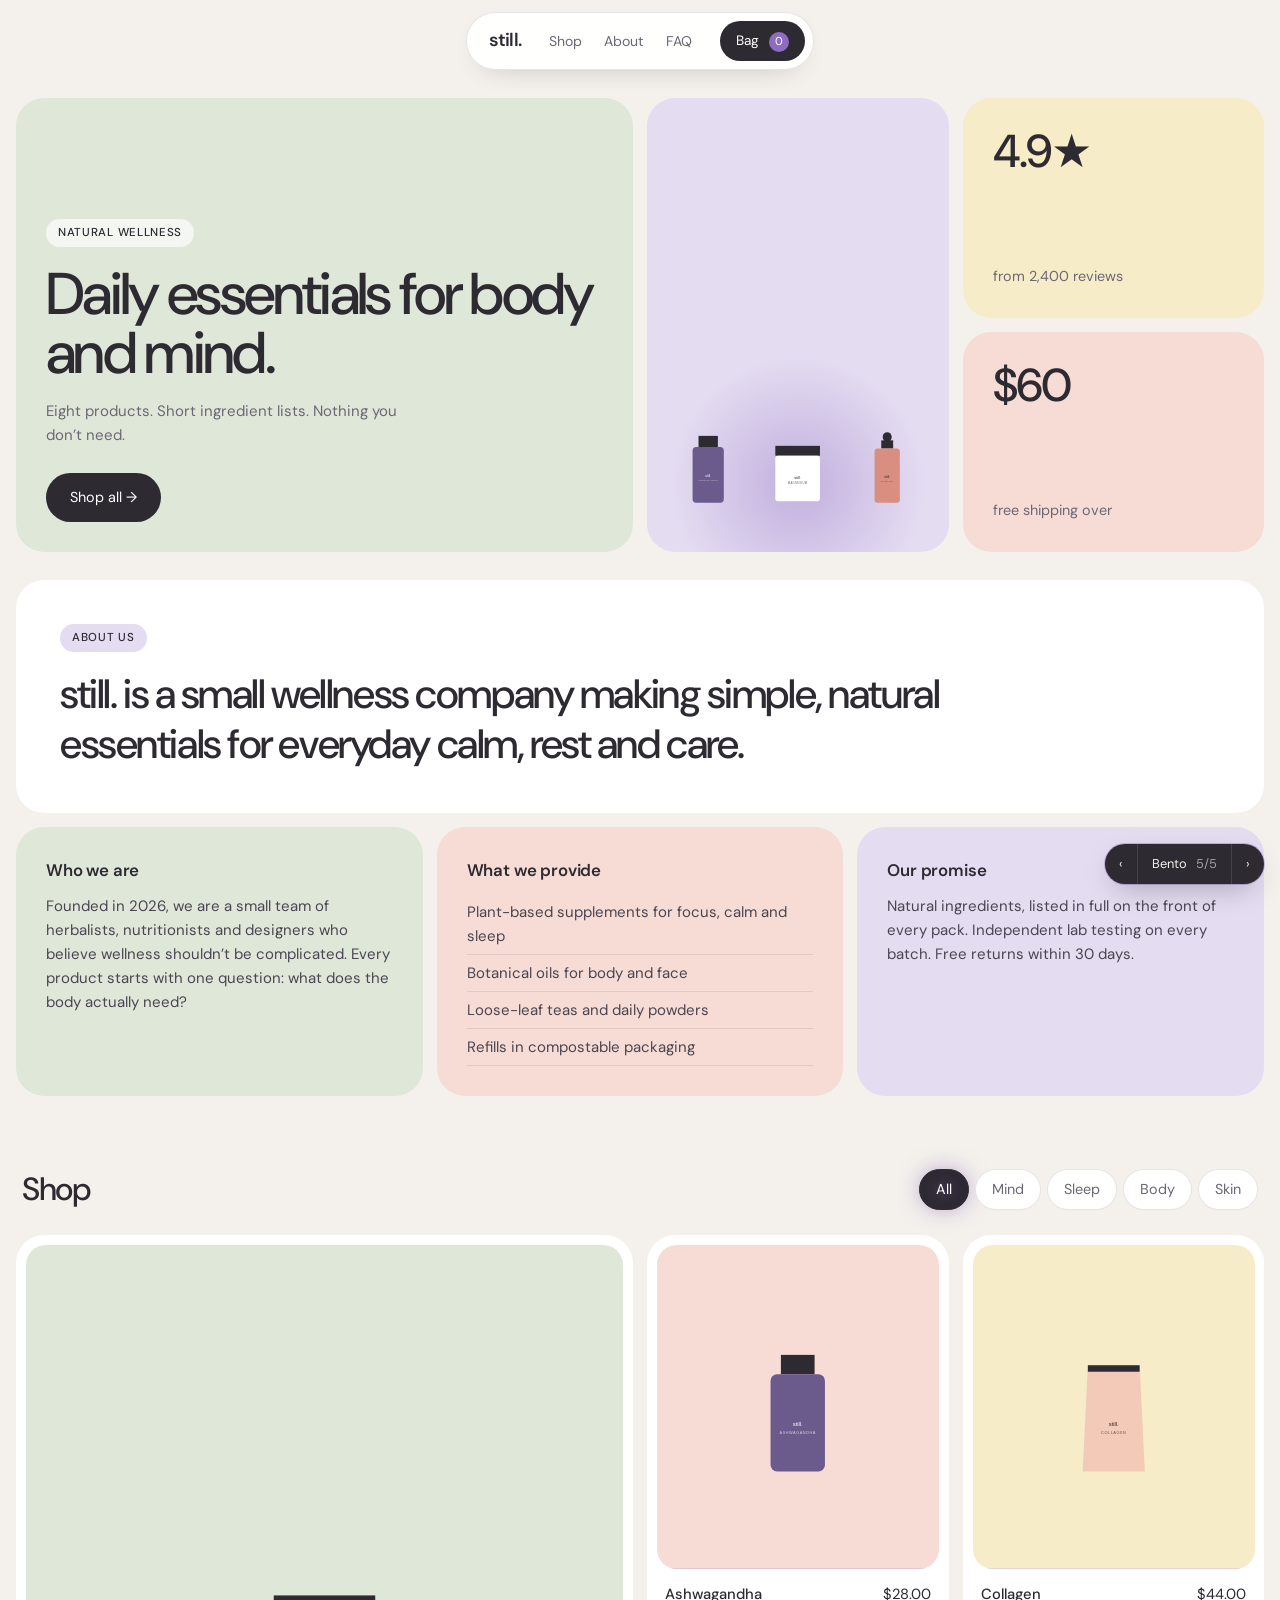
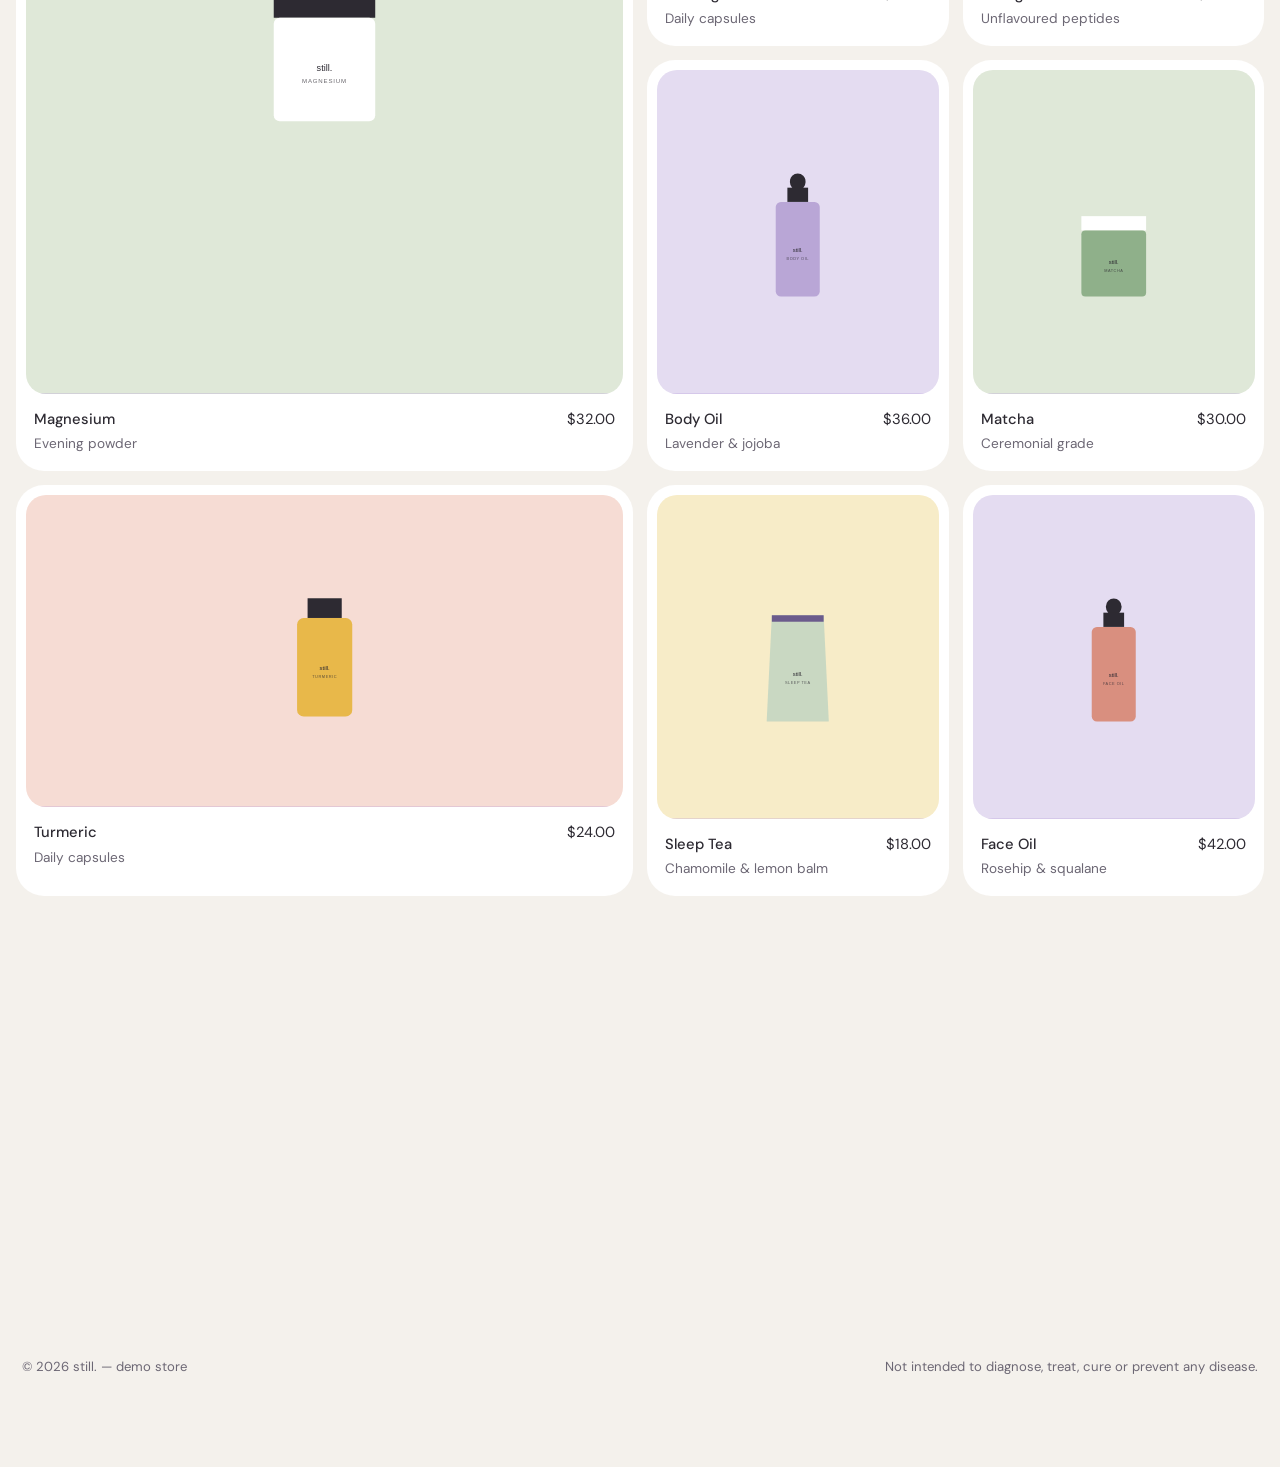
<file: web_5/index.html>
<!DOCTYPE html>
<html lang="en">
<head>
  <meta charset="UTF-8" />
  <meta name="viewport" content="width=device-width, initial-scale=1.0" />
  <title>still. — Daily wellness essentials</title>
  <meta name="description" content="still. — a small range of honest wellness essentials for body and mind. (Demo store)" />
  <link rel="preconnect" href="https://fonts.googleapis.com" />
  <link rel="preconnect" href="https://fonts.gstatic.com" crossorigin />
  <link href="https://fonts.googleapis.com/css2?family=DM+Sans:opsz,wght@9..40,400;9..40,500;9..40,600&display=swap" rel="stylesheet" />
  <link rel="stylesheet" href="styles.css" />
</head>
<body>
  <header class="be-nav" id="nav">
    <div class="be-pill">
      <a href="#top" class="be-logo">still.</a>
      <nav class="be-links" aria-label="Primary"><a href="#shop">Shop</a><a href="#about">About</a><a href="#faq">FAQ</a></nav>
      <button class="be-bag" data-open-cart>Bag <span data-cart-count>0</span></button>
    </div>
  </header>

  <main id="top" class="wrap">
    <section class="be-hero">
      <div class="be-box be-box--hero c-sage">
        <span class="be-tag">Natural wellness</span>
        <h1>Daily essentials for body and mind.</h1>
        <p>Eight products. Short ingredient lists. Nothing you don’t need.</p>
        <a href="#shop" class="be-btn">Shop all →</a>
      </div>
      <div class="be-box be-box--art" id="heroArt" aria-hidden="true"></div>
      <div class="be-box c-butter be-stat"><b>4.9★</b><span>from 2,400 reviews</span></div>
      <div class="be-box c-blush be-stat"><b>$60</b><span>free shipping over</span></div>
    </section>

    <!-- ✏️ ABOUT THE COMPANY — replace the text in the next section with your own story: what the company is and what it provides. -->
    <section class="be-sec" id="about">
      <div class="be-about">
        <div class="be-box c-white be-about__main"><span class="be-tag be-tag--dark">About us</span><h2>still. is a small wellness company making simple, natural essentials for everyday calm, rest and care.</h2></div>
        <div class="be-box c-sage"><h3>Who we are</h3><p>Founded in 2026, we are a small team of herbalists, nutritionists and designers who believe wellness shouldn’t be complicated. Every product starts with one question: what does the body actually need?</p></div>
        <div class="be-box c-blush"><h3>What we provide</h3><ul><li>Plant-based supplements for focus, calm and sleep</li><li>Botanical oils for body and face</li><li>Loose-leaf teas and daily powders</li><li>Refills in compostable packaging</li></ul></div>
        <div class="be-box c-lav"><h3>Our promise</h3><p>Natural ingredients, listed in full on the front of every pack. Independent lab testing on every batch. Free returns within 30 days.</p></div>
      </div>
    </section>

    <section class="be-sec" id="shop">
      <div class="be-head"><h2>Shop</h2><div class="filters be-filters" id="filters" role="tablist" aria-label="Filter by category"></div></div>
      <div class="be-grid" id="grid"></div>
    </section>

    <section class="be-sec be-two" id="faq">
      <div class="be-box c-white"><h2>FAQ</h2><div class="faq__list"><details><summary>How long does shipping take?</summary><p>Orders ship within two working days. Shipping is free over $60.</p></details><details><summary>Can I return a product?</summary><p>Unopened products can be returned within 30 days for a full refund.</p></details><details><summary>Are your products vegan?</summary><p>Everything except Collagen is vegan. Each product page lists its ingredients.</p></details><details><summary>Is this a real store?</summary><p>No — still. is a fictional demo store. No payments are taken and nothing ships.</p></details></div></div>
      <div class="be-box c-lav be-news"><span class="be-tag">Newsletter</span><h2>Notes, occasionally.</h2><form class="news__form" id="newsForm" novalidate>
          <label class="sr-only" for="newsEmail">Email address</label>
          <input id="newsEmail" type="email" placeholder="Email address" required autocomplete="email" />
          <button type="submit">Subscribe</button>
        </form>
        <p class="news__status" id="newsStatus" role="status" aria-live="polite"></p></div>
    </section>
  </main>

  <footer class="be-foot wrap"><span>© <span id="year"></span> still. — demo store</span><span>Not intended to diagnose, treat, cure or prevent any disease.</span></footer>

  <!--SWITCHER-->
  <nav class="switcher" aria-label="Design options">
    <a href="../web_4/index.html" aria-label="Previous design">‹</a>
    <a class="switcher__label" href="../index.html">Bento <span>5/5</span></a>
    <a href="../web_1/index.html" aria-label="Next design">›</a>
  </nav>
  <!--/SWITCHER-->

  <div class="overlay" id="overlay" hidden></div>
  <aside class="drawer" id="drawer" aria-label="Shopping bag" aria-hidden="true">
    <div class="drawer__head">
      <h2>Bag</h2>
      <button class="text-btn" data-close-drawer>Close</button>
    </div>
    <div class="drawer__body" id="cartBody"></div>
    <div class="drawer__foot">
      <p class="ship" id="shipText"></p>
      <div class="drawer__row"><span>Subtotal</span><span id="subtotal">$0.00</span></div>
      <button class="btn" id="checkoutBtn">Checkout</button>
    </div>
  </aside>

  <div class="modal" id="modal" role="dialog" aria-modal="true" aria-hidden="true">
    <div class="modal__panel">
      <button class="text-btn modal__close" aria-label="Close">Close</button>
      <div id="modalContent"></div>
    </div>
  </div>

  <div class="toast" id="toast" role="status" aria-live="polite"></div>

  <script src="app.js"></script>
</body>
</html>
</file>
<file: styles.css>
/* Landing page — links to the five designs in web_1 … web_5 */
:root {
  --bg: #f7f5f1;
  --card: #ffffff;
  --text: #222222;
  --muted: #6b6b6b;
  --line: #e3e0da;
  --accent: #c9a24b;
  color-scheme: light;
}

* { box-sizing: border-box; }
body { margin: 0; background: var(--bg); color: var(--text); font: 400 15px/1.6 "Inter", system-ui, sans-serif; -webkit-font-smoothing: antialiased; }
a { color: inherit; text-decoration: none; }
.wrap { width: min(1200px, 100% - 32px); margin: 0 auto; }

.intro { padding: 72px 0 40px; }
.kicker { margin: 0 0 12px; font-size: 0.75rem; letter-spacing: 0.16em; text-transform: uppercase; color: var(--muted); }
h1 { font-weight: 400; font-size: clamp(2rem, 4vw, 3rem); letter-spacing: -0.03em; margin: 0 0 8px; }
.lead { color: var(--muted); margin: 0; max-width: 640px; }

.grid { display: grid; grid-template-columns: repeat(auto-fill, minmax(340px, 1fr)); gap: 20px; padding-bottom: 72px; }
.d { position: relative; display: block; border-radius: 20px; overflow: hidden; border: 1px solid var(--line); background: var(--card); transition: transform 0.3s, box-shadow 0.3s; }
.d:hover, .d:focus-visible { transform: translateY(-4px); box-shadow: 0 20px 40px -20px rgb(0 0 0 / 0.25); }
.d:focus-visible { outline: 2px solid var(--accent); outline-offset: 3px; }

/* mini wireframe of each layout */
.wf { height: 220px; padding: 16px; display: grid; gap: 6px; }
.wf i, .wf b { display: block; border-radius: 4px; }
.wf-row { border-top: 1px solid #d6c8b8; border-radius: 0 !important; background: linear-gradient(90deg, var(--c) 0 100%) 30px 9px / var(--w) 6px no-repeat; }

.meta { padding: 18px 22px 20px; border-top: 1px solid var(--line); }
.meta b { font-weight: 500; font-size: 1.05rem; }
.meta p { margin: 4px 0 10px; color: var(--muted); font-size: 0.86rem; }
.tag { display: inline-block; font-size: 0.72rem; padding: 3px 10px; border-radius: 999px; background: #f0eee9; color: #555; margin-right: 6px; }
.sw { display: inline-flex; vertical-align: middle; margin-left: 4px; }
.sw i { width: 16px; height: 16px; border-radius: 50%; border: 2px solid #fff; margin-left: -5px; box-shadow: 0 0 0 1px var(--line); }

/* "Last viewed" badge, set by script.js */
.d.is-last::after { content: "Last viewed"; position: absolute; top: 12px; right: 12px; padding: 4px 10px; border-radius: 999px; background: var(--text); color: #fff; font-size: 0.72rem; box-shadow: 0 0 0 1px rgb(201 162 75 / 0.6), 0 0 20px -4px rgb(201 162 75 / 0.8); }

.foot { display: flex; justify-content: space-between; gap: 16px; flex-wrap: wrap; padding: 24px 0 40px; border-top: 1px solid var(--line); font-size: 0.82rem; color: var(--muted); }

@media (max-width: 420px) {
  .grid { grid-template-columns: 1fr; }
  .wf { height: 180px; }
}
</file>
<file: web_1/styles.css>
/* still. — base store styles (tokens, cart drawer, product popup, checkout) */
:root {
  --bg: #f9f5f0;              /* very light walnut */
  --surface: var(--bg);       /* drawer / modal */
  --tile: #ecefe9;            /* light sage green */
  --text: #2a1d15;            /* deep walnut */
  --muted: #5c4636;
  --line: rgba(42, 29, 21, 0.16);
  --accent: #3d4a37;          /* deep sage */
  --hl: #e5a552;              /* amber glow */
  --hl-2: #f0b86a;
  --hl-rgb: 229 165 82;
  --on-hl: #2a1d15;
  --btn-bg: var(--text);
  --btn-text: var(--bg);
  --overlay: rgb(46 33 25 / 0.3);
  --error: #8f2f22;
  --radius: 22px;
  --font-body: "Inter", system-ui, sans-serif;
  --font-head: var(--font-body);
  --head-weight: 400;
  --h1-spacing: -0.045em;
  --h1-size: clamp(2.4rem, 5.2vw, 4.6rem);
  color-scheme: light;
}

*, *::before, *::after { box-sizing: border-box; }
html { scroll-behavior: smooth; scroll-padding-top: 64px; }
body { margin: 0; background: var(--bg); color: var(--text); font: 400 15px/1.6 var(--font-body); -webkit-font-smoothing: antialiased; }
body.lock { overflow: hidden; }
a { color: inherit; text-decoration: none; }
button { font: inherit; color: inherit; }
::selection { background: var(--hl); color: var(--on-hl); }
:focus-visible { outline: 2px solid var(--hl); outline-offset: 3px; }
h1, h2, h3 { font-family: var(--font-head); font-weight: var(--head-weight); margin: 0; letter-spacing: -0.02em; }
.wrap { width: min(1280px, 100% - 32px); margin-inline: auto; }
.sr-only { position: absolute; width: 1px; height: 1px; overflow: hidden; clip: rect(0 0 0 0); white-space: nowrap; }

/* Shared glow tokens (recomputed per theme) */
.card, .btn, .card__add { --glow: 0 0 0 1px rgb(var(--hl-rgb) / 0.6), 0 0 36px -4px rgb(var(--hl-rgb) / 0.75); }
.nav__links a:hover, .bag:hover, .text-btn:hover, .filter:hover, .filter.is-active, .arrow-link:hover, .news__form button:hover, .qty button:hover {
  text-shadow: 0 0 14px rgb(var(--hl-rgb) / 0.95);
}

/* Nav */
.nav { position: sticky; top: 0; z-index: 30; background: var(--bg); border-bottom: 1px solid transparent; transition: border-color 0.3s; }
.nav.is-scrolled { border-color: var(--line); }
.nav__inner { height: 64px; display: grid; grid-template-columns: 1fr auto 1fr; align-items: center; }
.logo { font-family: var(--font-head); font-size: 1.35rem; font-weight: 500; letter-spacing: -0.04em; }
.nav__links { display: flex; gap: 36px; font-size: 0.9rem; }
.nav__links a, .bag, .text-btn { color: var(--muted); transition: color 0.2s, text-shadow 0.3s; }
.nav__links a:hover, .bag:hover, .text-btn:hover { color: var(--text); }
.bag, .text-btn { background: none; border: 0; padding: 0; cursor: pointer; font-size: 0.9rem; justify-self: end; }

/* Hero */
.hero { padding: 24px 0 0; }
.hero__inner { display: grid; grid-template-columns: 1fr 1fr; gap: 24px; min-height: min(78vh, 720px); }
.hero__copy { display: flex; flex-direction: column; justify-content: flex-end; padding: 0 0 48px; }
.hero h1 { font-size: var(--h1-size); line-height: 1.04; letter-spacing: var(--h1-spacing); margin-bottom: 20px; }
.hero p { color: var(--muted); max-width: 360px; margin: 0 0 32px; }
.arrow-link { display: inline-flex; gap: 8px; align-self: flex-start; border-bottom: 1px solid var(--hl); padding-bottom: 2px; font-size: 0.95rem; transition: text-shadow 0.3s; }
.arrow-link span { transition: transform 0.3s; }
.arrow-link:hover span { transform: translateX(4px); }
.hero__media { border-radius: calc(var(--radius) * 1.5); overflow: hidden; background: radial-gradient(60% 45% at 50% 82%, rgb(var(--hl-rgb) / 0.45), transparent 70%), var(--tile); display: flex; align-items: flex-end; justify-content: center; gap: 4%; padding: 0 8% 12%; }
.hero__media svg { width: 30%; height: auto; }
.hero__media svg:nth-child(2) { width: 36%; }

/* Sections — off-screen sections skip layout/paint until they're near the viewport */
.section { padding: 96px 0; content-visibility: auto; contain-intrinsic-size: auto 700px; }
.section--line { border-top: 1px solid var(--line); }
.section h2 { font-size: 1.6rem; }

/* About the company */
.about-co { padding: 120px 0 96px; }
.kicker { font-size: 0.75rem; letter-spacing: 0.16em; text-transform: uppercase; color: var(--accent); margin: 0 0 20px; }
.section h2.about-co__title { font-size: clamp(1.7rem, 3.4vw, 2.7rem); line-height: 1.22; letter-spacing: -0.03em; max-width: 920px; margin-bottom: 64px; }
.about-co__cols { display: grid; grid-template-columns: repeat(3, 1fr); gap: 40px; border-top: 1px solid var(--line); padding-top: 40px; }
.about-co h3 { font-size: 0.95rem; letter-spacing: 0; font-weight: 500; margin-bottom: 12px; font-family: var(--font-body); }
.about-co p { margin: 0; color: var(--muted); max-width: 360px; }
.about-co ul { list-style: none; margin: 0; padding: 0; color: var(--muted); }
.about-co li { padding: 7px 0; border-bottom: 1px solid var(--line); display: flex; gap: 10px; }
.about-co li:first-child { padding-top: 0; }
.about-co li::before { content: "—"; color: var(--hl); }

/* Shop */
.shop__head { display: flex; justify-content: space-between; align-items: baseline; gap: 20px; flex-wrap: wrap; margin-bottom: 36px; }
.filters { display: flex; gap: 24px; flex-wrap: wrap; }
.filter { background: none; border: 0; padding: 0 0 2px; cursor: pointer; color: var(--muted); font-size: 0.9rem; border-bottom: 1px solid transparent; transition: color 0.2s, border-color 0.2s, text-shadow 0.3s; }
.filter:hover { color: var(--text); }
.filter.is-active { color: var(--text); border-color: var(--hl); }

.grid { display: grid; grid-template-columns: repeat(4, 1fr); gap: 48px 16px; }
.card { position: relative; cursor: pointer; }
/* Glow lives on its own layer and only fades its opacity — cheap for the GPU */
.card::before { content: ""; position: absolute; left: 0; right: 0; top: 0; aspect-ratio: 1 / 1.15; border-radius: var(--radius); box-shadow: var(--glow); opacity: 0; transition: opacity 0.4s; pointer-events: none; z-index: 1; }
.card:hover::before { opacity: 1; }
.card__media { position: relative; aspect-ratio: 1 / 1.15; border-radius: var(--radius); background: var(--tile); display: grid; place-items: center; overflow: hidden; contain: paint; }
.card__media::before { content: ""; position: absolute; inset: 0; background: radial-gradient(55% 40% at 50% 80%, rgb(var(--hl-rgb) / 0.55), transparent 70%); opacity: 0; transition: opacity 0.4s; pointer-events: none; }
.card:hover .card__media::before { opacity: 1; }
.card__media svg { position: relative; width: 46%; height: auto; transition: transform 0.6s cubic-bezier(0.2, 0.7, 0.2, 1); }
.card:hover .card__media svg { transform: scale(1.04); }
.card__add { position: absolute; left: 0; right: 0; bottom: 0; padding: 14px; border: 0; background: linear-gradient(180deg, var(--hl-2), var(--hl)); color: var(--on-hl); font-size: 0.85rem; font-weight: 500; cursor: pointer; transform: translateY(100%); transition: transform 0.35s cubic-bezier(0.2, 0.7, 0.2, 1); z-index: 1; }
.card:hover .card__add, .card__add:focus-visible { transform: none; }
.card__info { display: flex; justify-content: space-between; gap: 12px; padding-top: 14px; font-size: 0.92rem; }
.card__info h3 { font-size: 0.92rem; letter-spacing: 0; font-family: var(--font-body); font-weight: 500; }
.card__info p { margin: 2px 0 0; color: var(--muted); font-size: 0.85rem; }
.card__price { white-space: nowrap; }
.card__view { background: none; border: 0; padding: 0; text-align: left; cursor: pointer; width: 100%; display: block; }

/* While scrolling, skip hover effects so cards passing under the cursor don't repaint */
body.is-scrolling .grid, body.is-scrolling .hero { pointer-events: none; }

/* Values */
.values__statement { font-family: var(--font-head); font-weight: var(--head-weight); font-size: clamp(1.8rem, 3.6vw, 2.8rem); line-height: 1.15; letter-spacing: -0.03em; max-width: 760px; margin: 0 0 72px; }
.values__grid { display: grid; grid-template-columns: repeat(3, 1fr); gap: 40px; }
.values h3 { font-size: 0.95rem; letter-spacing: 0; margin-bottom: 8px; font-weight: 500; font-family: var(--font-body); }
.values p { margin: 0; color: var(--muted); max-width: 320px; }

/* FAQ */
.faq { display: grid; grid-template-columns: 1fr 2fr; gap: 40px; }
.faq__list details { border-bottom: 1px solid var(--line); }
.faq__list details:first-child { border-top: 1px solid var(--line); }
.faq__list summary { list-style: none; cursor: pointer; padding: 20px 0; display: flex; justify-content: space-between; gap: 16px; }
.faq__list summary::-webkit-details-marker { display: none; }
.faq__list summary::after { content: "+"; color: var(--hl); transition: transform 0.25s; }
.faq__list details[open] summary::after { transform: rotate(45deg); }
.faq__list p { margin: 0 0 20px; color: var(--muted); max-width: 560px; }

/* Newsletter */
.news { display: grid; grid-template-columns: 1fr 1fr; gap: 24px 40px; align-items: end; }
.news__form { display: flex; border-bottom: 1px solid var(--text); transition: border-color 0.3s; }
.news__form:focus-within { border-color: var(--hl); }
.news__form input { flex: 1; min-width: 0; border: 0; background: none; padding: 10px 0; font: inherit; color: var(--text); }
.news__form input:focus { outline: none; }
.news__form input::placeholder { color: var(--muted); }
.news__form button { background: none; border: 0; cursor: pointer; padding: 10px 0 10px 16px; transition: text-shadow 0.3s; }
.news__status { grid-column: 2; margin: 0; min-height: 1.5em; font-size: 0.88rem; color: var(--accent); }

/* Footer */
.footer { border-top: 1px solid var(--line); padding: 24px 0 80px; font-size: 0.82rem; color: var(--muted); }
.footer__inner { display: flex; justify-content: space-between; gap: 16px; flex-wrap: wrap; }

/* Buttons */
.btn { width: 100%; padding: 15px; border: 1px solid var(--btn-bg); border-radius: calc(var(--radius) / 2.5); background: var(--btn-bg); color: var(--btn-text); cursor: pointer; font-size: 0.92rem; transition: background 0.3s, color 0.3s, border-color 0.3s, box-shadow 0.3s; }
.btn:hover:not(:disabled) { background: var(--hl); border-color: var(--hl); color: var(--on-hl); box-shadow: var(--glow); }
.btn:disabled { opacity: 0.3; cursor: not-allowed; }

/* Design switcher */
.switcher { position: fixed; right: 16px; bottom: 16px; z-index: 35; display: flex; align-items: center; background: var(--text); color: var(--bg); border-radius: 999px; font-size: 0.8rem; box-shadow: 0 10px 30px -10px rgb(0 0 0 / 0.35), 0 0 0 1px rgb(var(--hl-rgb) / 0.4); }
.switcher a { padding: 10px 14px; transition: color 0.2s; }
.switcher a:hover { color: var(--hl); }
.switcher__label { border-inline: 1px solid rgb(128 128 128 / 0.3); }
.switcher__label span { opacity: 0.6; margin-left: 6px; }

/* Drawer */
.overlay { position: fixed; inset: 0; z-index: 40; background: var(--overlay); opacity: 0; transition: opacity 0.3s; }
.overlay.is-open { opacity: 1; }
.drawer { position: fixed; top: 0; right: 0; bottom: 0; z-index: 50; width: min(420px, 100%); background: var(--surface); display: flex; flex-direction: column; transform: translateX(100%); transition: transform 0.4s cubic-bezier(0.2, 0.7, 0.2, 1); }
.drawer.is-open { transform: none; }
.drawer__head { display: flex; justify-content: space-between; align-items: center; height: 64px; padding: 0 24px; border-bottom: 1px solid var(--line); }
.drawer__head h2 { font-size: 1rem; letter-spacing: 0; }
.drawer__body { flex: 1; overflow-y: auto; padding: 0 24px; }
.line { display: grid; grid-template-columns: 72px 1fr auto; gap: 16px; padding: 20px 0; border-bottom: 1px solid var(--line); font-size: 0.9rem; }
.line__img { width: 72px; height: 84px; border-radius: 12px; overflow: hidden; background: var(--tile); display: grid; place-items: center; }
.line__img svg { width: 56%; height: auto; }
.line h3 { font-size: 0.9rem; letter-spacing: 0; font-family: var(--font-body); font-weight: 500; }
.line p { margin: 0 0 10px; color: var(--muted); font-size: 0.82rem; }
.line__end { display: flex; flex-direction: column; justify-content: space-between; align-items: flex-end; }
.qty { display: inline-flex; align-items: center; gap: 12px; color: var(--muted); }
.qty button { background: none; border: 0; padding: 0 2px; cursor: pointer; color: var(--text); font-size: 1rem; transition: text-shadow 0.3s; }
.qty span { color: var(--text); min-width: 1ch; text-align: center; }
.empty { padding: 60px 0; text-align: center; color: var(--muted); }
.drawer__foot { padding: 20px 24px 24px; border-top: 1px solid var(--line); }
.ship { margin: 0 0 14px; font-size: 0.82rem; color: var(--muted); }
.drawer__row { display: flex; justify-content: space-between; margin-bottom: 16px; }

/* Modal */
.modal { position: fixed; inset: 0; z-index: 60; background: var(--overlay); display: grid; place-items: center; padding: 16px; opacity: 0; visibility: hidden; transition: opacity 0.3s, visibility 0.3s; }
.modal.is-open { opacity: 1; visibility: visible; }
.modal__panel { position: relative; width: min(960px, 100%); max-height: calc(100vh - 32px); overflow-y: auto; background: var(--surface); border-radius: calc(var(--radius) + 8px); }
.modal__close { position: absolute; top: 20px; right: 24px; z-index: 1; }
.pdp { display: grid; grid-template-columns: 1fr 1fr; }
.pdp__media { margin: 12px; border-radius: var(--radius); background: var(--tile); display: grid; place-items: center; min-height: 520px; }
.pdp__media svg { width: 44%; height: auto; }
.pdp__info { padding: 64px 40px 40px; display: flex; flex-direction: column; }
.pdp__info h2 { font-size: 1.8rem; margin-bottom: 4px; }
.pdp__sub { color: var(--muted); margin: 0 0 20px; }
.pdp__price { margin: 0 0 28px; }
.pdp__desc { margin: 0 0 28px; }
.pdp dl { margin: 0 0 32px; display: grid; grid-template-columns: auto 1fr; gap: 10px 24px; font-size: 0.88rem; border-top: 1px solid var(--line); padding-top: 20px; }
.pdp dt { color: var(--muted); }
.pdp dd { margin: 0; }
.pdp__buy { margin-top: auto; display: grid; grid-template-columns: auto 1fr; gap: 16px; align-items: center; }
.pdp__buy .qty { border: 1px solid var(--line); border-radius: calc(var(--radius) / 2.5); padding: 13px 16px; gap: 16px; }

.checkout { padding: 64px 40px 40px; display: grid; grid-template-columns: 1.3fr 1fr; gap: 48px; }
.checkout h2 { font-size: 1.6rem; margin-bottom: 6px; }
.checkout__note { color: var(--muted); margin: 0 0 28px; font-size: 0.88rem; }
.field { display: block; margin-bottom: 18px; font-size: 0.82rem; color: var(--muted); }
.field input { display: block; width: 100%; margin-top: 4px; border: 0; border-bottom: 1px solid var(--line); background: none; padding: 8px 0; font: inherit; font-size: 0.95rem; color: var(--text); transition: border-color 0.2s; }
.field input:focus { outline: none; border-color: var(--hl); }
.field input.invalid { border-color: var(--error); }
.field-row { display: grid; grid-template-columns: 1fr 1fr; gap: 20px; }
.form-error { color: var(--error); font-size: 0.85rem; min-height: 1.4em; margin: 0 0 10px; }
.summary { border-left: 1px solid var(--line); padding-left: 40px; font-size: 0.9rem; }
.summary h3 { font-size: 0.95rem; letter-spacing: 0; margin-bottom: 16px; font-weight: 500; font-family: var(--font-body); }
.summary__line { display: flex; justify-content: space-between; gap: 12px; padding: 6px 0; }
.summary__line span:first-child { color: var(--muted); }
.summary__total { border-top: 1px solid var(--line); margin-top: 12px; padding-top: 14px; }
.summary__total span:first-child { color: var(--text); }
.confirm { padding: 96px 40px; text-align: center; }
.confirm h2 { font-size: 1.8rem; margin-bottom: 12px; }
.confirm p { color: var(--muted); margin: 0 0 8px; }
.confirm .btn { width: auto; padding: 14px 32px; margin-top: 28px; }

/* Toast */
.toast { position: fixed; left: 16px; bottom: 16px; z-index: 70; background: var(--text); color: var(--bg); border: 1px solid rgb(var(--hl-rgb) / 0.6); border-radius: 999px; box-shadow: 0 0 30px -6px rgb(var(--hl-rgb) / 0.7); padding: 12px 20px; font-size: 0.88rem; opacity: 0; transform: translateY(10px); transition: opacity 0.3s, transform 0.3s; pointer-events: none; }
.toast.show { opacity: 1; transform: none; }

@media (prefers-reduced-motion: reduce) {
  *, *::before, *::after { transition-duration: 0.01ms !important; }
  html { scroll-behavior: auto; }
}

@media (max-width: 960px) {
  .grid { grid-template-columns: repeat(3, 1fr); }
}
@media (max-width: 760px) {
  .nav__links { display: none; }
  .nav__inner { grid-template-columns: 1fr auto; }
  .hero__inner { grid-template-columns: 1fr; min-height: 0; }
  .hero__copy { padding: 32px 0 40px; order: -1; }
  .hero__media { aspect-ratio: 1 / 1; }
  .grid { grid-template-columns: repeat(2, 1fr); gap: 32px 12px; }
  .card__add { transform: none; padding: 10px; font-size: 0.8rem; }
  .section { padding: 64px 0; }
  .about-co { padding: 72px 0 64px; }
  .section h2.about-co__title { margin-bottom: 40px; }
  .about-co__cols, .values__grid, .faq, .news { grid-template-columns: 1fr; }
  .values__statement { margin-bottom: 40px; }
  .news__status { grid-column: 1; }
  .pdp, .checkout { grid-template-columns: 1fr; }
  .pdp__media { min-height: 320px; }
  .pdp__info, .checkout { padding: 32px 20px 24px; }
  .summary { border-left: 0; padding-left: 0; border-top: 1px solid var(--line); padding-top: 24px; }
  .confirm { padding: 72px 20px; }
  .switcher { left: 16px; right: 16px; justify-content: space-between; }
  .toast { bottom: 72px; }
}
@media (max-width: 420px) {
  .field-row { grid-template-columns: 1fr; gap: 0; }
  .card__info { flex-direction: column; gap: 4px; }
}

/* ==================== Editorial layout ==================== */
/* min1 — Editorial · Terracotta & Olive */
:root { --bg: #f5efe6; --surface: #f5efe6; --tile: #ead9c8; --text: #3a2a20; --muted: #7a6252; --line: rgba(58, 42, 32, 0.15);
  --accent: #6b7045; --hl: #c8673f; --hl-2: #dd8a63; --hl-rgb: 200 103 63; --on-hl: #fff8f0; --overlay: rgb(58 42 32 / 0.35);
  --radius: 18px; --font-head: "Fraunces", Georgia, serif; --head-weight: 300; }

.ed-nav { position: sticky; top: 0; z-index: 30; background: var(--bg); border-bottom: 1px solid var(--text); }
.ed-nav__top { display: grid; grid-template-columns: 1fr auto 1fr; align-items: center; padding: 16px 0 10px; }
.ed-issue { font-size: 0.72rem; letter-spacing: 0.16em; text-transform: uppercase; color: var(--muted); }
.ed-logo { font-family: var(--font-head); font-style: italic; font-size: 2.3rem; line-height: 1; letter-spacing: -0.03em; }
.ed-nav__links { display: flex; justify-content: center; gap: 40px; padding: 10px 0 12px; border-top: 1px solid var(--line); font-size: 0.76rem; letter-spacing: 0.14em; text-transform: uppercase; }
.ed-nav__links a { color: var(--muted); transition: color 0.2s, text-shadow 0.3s; }
.ed-nav__links a:hover { color: var(--text); text-shadow: 0 0 14px rgb(var(--hl-rgb) / 0.9); }

.ed-hero { padding: 72px 0 96px; border-bottom: 1px solid var(--text); }
.ed-hero__title { font-size: clamp(3.4rem, 10vw, 9.5rem); line-height: 0.92; letter-spacing: -0.045em; margin: 0 0 64px; }
.ed-hero__title em { font-style: italic; color: var(--hl); }
.ed-hero__row { display: grid; grid-template-columns: 1fr 1.1fr; gap: 64px; align-items: end; }
.ed-hero__text p { font-size: 1.15rem; line-height: 1.7; max-width: 440px; margin: 0 0 28px; }
.ed-dropcap::first-letter { float: left; font-family: var(--font-head); font-size: 4.6em; line-height: 0.8; padding: 6px 10px 0 0; color: var(--hl); }
.ed-hero__art { height: 440px; border-radius: 999px 999px 0 0; background: radial-gradient(60% 45% at 50% 85%, rgb(var(--hl-rgb) / 0.35), transparent 70%), var(--tile); display: flex; align-items: flex-end; justify-content: center; gap: 4%; padding: 0 10% 10%; }
.ed-hero__art svg { width: 28%; height: auto; }
.ed-hero__art svg:nth-child(2) { width: 34%; }

.ed-section { padding: 110px 0; border-bottom: 1px solid var(--line); content-visibility: auto; contain-intrinsic-size: auto 800px; }
.ed-chapter { font-size: 0.74rem; letter-spacing: 0.18em; text-transform: uppercase; color: var(--hl); margin: 0 0 18px; }
.ed-title { font-size: clamp(2rem, 4.4vw, 3.6rem); line-height: 1.08; letter-spacing: -0.03em; max-width: 980px; margin: 0 0 56px; }
.ed-columns { columns: 2; column-gap: 64px; column-rule: 1px solid var(--line); font-size: 1.05rem; line-height: 1.8; }
.ed-columns p { margin: 0 0 20px; }
.ed-pull { margin: 8px 0 28px; font-family: var(--font-head); font-style: italic; font-size: 2rem; line-height: 1.2; color: var(--hl); border-block: 1px solid var(--text); padding: 20px 0; break-inside: avoid; }

.ed-head { display: flex; justify-content: space-between; align-items: flex-end; gap: 24px; flex-wrap: wrap; margin-bottom: 28px; }
.ed-head .ed-title { margin: 0; }
.ed-filters .filter { font-family: var(--font-head); font-style: italic; font-size: 1.2rem; }

/* products as an editorial index — hover a name to reveal the product */
.ed-list { border-top: 1px solid var(--text); }
.row { display: grid; grid-template-columns: 90px 1fr auto auto; gap: 28px; align-items: center; padding: 26px 0; border-bottom: 1px solid var(--line); }
.row::before { display: none; }
.row__num { font-size: 0.78rem; letter-spacing: 0.12em; color: var(--muted); }
.row__name { background: none; border: 0; padding: 0; text-align: left; cursor: pointer; font-family: var(--font-head); font-weight: 300; font-size: clamp(1.8rem, 4vw, 3.4rem); line-height: 1; letter-spacing: -0.03em; transition: color 0.3s, transform 0.5s cubic-bezier(0.2, 0.7, 0.2, 1); }
.row__name em { display: block; font-family: var(--font-body); font-style: normal; font-size: 0.85rem; letter-spacing: 0; color: var(--muted); margin-top: 8px; }
.row:hover .row__name { color: var(--hl); transform: translateX(12px); }
.row__price { font-family: var(--font-head); font-size: 1.4rem; }
.row__add { background: none; border: 1px solid var(--text); border-radius: 999px; padding: 10px 20px; cursor: pointer; font-size: 0.85rem; transition: background 0.3s, color 0.3s, border-color 0.3s, box-shadow 0.3s; }
.row__add:hover { background: var(--hl); border-color: var(--hl); color: var(--on-hl); box-shadow: 0 0 30px -4px rgb(var(--hl-rgb) / 0.7); }
.row__img { position: absolute; right: 28%; top: 50%; width: 170px; height: 210px; margin-top: -105px; border-radius: 999px 999px 16px 16px; background: var(--tile); display: grid; place-items: center; opacity: 0; transform: scale(0.92) rotate(-3deg); transition: opacity 0.4s, transform 0.5s; pointer-events: none; z-index: 2; box-shadow: 0 20px 40px -20px rgb(0 0 0 / 0.3), 0 0 40px -10px rgb(var(--hl-rgb) / 0.5); }
.row__img svg { width: 56%; height: auto; }
.row:hover .row__img { opacity: 1; transform: none; }
body.is-scrolling .ed-list { pointer-events: none; }

.ed-faq { display: grid; grid-template-columns: 1fr 1fr; gap: 40px 64px; }
.ed-faq h3 { font-size: 1.5rem; margin-bottom: 10px; }
.ed-faq p { margin: 0; color: var(--muted); }
.ed-letters { text-align: center; border-bottom: 0; }
.ed-letters .ed-title { margin: 0 auto 12px; }
.ed-letters > p { color: var(--muted); margin: 0 0 36px; }
.ed-letters .news__form { max-width: 520px; margin: 0 auto; }
.ed-letters .news__status { margin-top: 14px; }
.ed-foot { display: flex; justify-content: space-between; gap: 16px; flex-wrap: wrap; padding: 28px 0 90px; font-size: 0.82rem; color: var(--muted); border-top: 1px solid var(--text); }

@media (max-width: 860px) {
  .ed-issue { display: none; }
  .ed-nav__top { grid-template-columns: 1fr auto; }
  .ed-logo { font-size: 1.9rem; }
  .ed-hero__row { grid-template-columns: 1fr; gap: 40px; }
  .ed-hero__art { height: 320px; }
  .ed-columns { columns: 1; }
  .ed-faq { grid-template-columns: 1fr; }
  .row { grid-template-columns: 44px 1fr auto; gap: 14px; }
  .row__add { grid-column: 2 / 4; justify-self: start; }
  .row__img { display: none; }
  .ed-section { padding: 72px 0; }
}
</file>
<file: web_2/styles.css>
/* still. — base store styles (tokens, cart drawer, product popup, checkout) */
:root {
  --bg: #f9f5f0;              /* very light walnut */
  --surface: var(--bg);       /* drawer / modal */
  --tile: #ecefe9;            /* light sage green */
  --text: #2a1d15;            /* deep walnut */
  --muted: #5c4636;
  --line: rgba(42, 29, 21, 0.16);
  --accent: #3d4a37;          /* deep sage */
  --hl: #e5a552;              /* amber glow */
  --hl-2: #f0b86a;
  --hl-rgb: 229 165 82;
  --on-hl: #2a1d15;
  --btn-bg: var(--text);
  --btn-text: var(--bg);
  --overlay: rgb(46 33 25 / 0.3);
  --error: #8f2f22;
  --radius: 22px;
  --font-body: "Inter", system-ui, sans-serif;
  --font-head: var(--font-body);
  --head-weight: 400;
  --h1-spacing: -0.045em;
  --h1-size: clamp(2.4rem, 5.2vw, 4.6rem);
  color-scheme: light;
}

*, *::before, *::after { box-sizing: border-box; }
html { scroll-behavior: smooth; scroll-padding-top: 64px; }
body { margin: 0; background: var(--bg); color: var(--text); font: 400 15px/1.6 var(--font-body); -webkit-font-smoothing: antialiased; }
body.lock { overflow: hidden; }
a { color: inherit; text-decoration: none; }
button { font: inherit; color: inherit; }
::selection { background: var(--hl); color: var(--on-hl); }
:focus-visible { outline: 2px solid var(--hl); outline-offset: 3px; }
h1, h2, h3 { font-family: var(--font-head); font-weight: var(--head-weight); margin: 0; letter-spacing: -0.02em; }
.wrap { width: min(1280px, 100% - 32px); margin-inline: auto; }
.sr-only { position: absolute; width: 1px; height: 1px; overflow: hidden; clip: rect(0 0 0 0); white-space: nowrap; }

/* Shared glow tokens (recomputed per theme) */
.card, .btn, .card__add { --glow: 0 0 0 1px rgb(var(--hl-rgb) / 0.6), 0 0 36px -4px rgb(var(--hl-rgb) / 0.75); }
.nav__links a:hover, .bag:hover, .text-btn:hover, .filter:hover, .filter.is-active, .arrow-link:hover, .news__form button:hover, .qty button:hover {
  text-shadow: 0 0 14px rgb(var(--hl-rgb) / 0.95);
}

/* Nav */
.nav { position: sticky; top: 0; z-index: 30; background: var(--bg); border-bottom: 1px solid transparent; transition: border-color 0.3s; }
.nav.is-scrolled { border-color: var(--line); }
.nav__inner { height: 64px; display: grid; grid-template-columns: 1fr auto 1fr; align-items: center; }
.logo { font-family: var(--font-head); font-size: 1.35rem; font-weight: 500; letter-spacing: -0.04em; }
.nav__links { display: flex; gap: 36px; font-size: 0.9rem; }
.nav__links a, .bag, .text-btn { color: var(--muted); transition: color 0.2s, text-shadow 0.3s; }
.nav__links a:hover, .bag:hover, .text-btn:hover { color: var(--text); }
.bag, .text-btn { background: none; border: 0; padding: 0; cursor: pointer; font-size: 0.9rem; justify-self: end; }

/* Hero */
.hero { padding: 24px 0 0; }
.hero__inner { display: grid; grid-template-columns: 1fr 1fr; gap: 24px; min-height: min(78vh, 720px); }
.hero__copy { display: flex; flex-direction: column; justify-content: flex-end; padding: 0 0 48px; }
.hero h1 { font-size: var(--h1-size); line-height: 1.04; letter-spacing: var(--h1-spacing); margin-bottom: 20px; }
.hero p { color: var(--muted); max-width: 360px; margin: 0 0 32px; }
.arrow-link { display: inline-flex; gap: 8px; align-self: flex-start; border-bottom: 1px solid var(--hl); padding-bottom: 2px; font-size: 0.95rem; transition: text-shadow 0.3s; }
.arrow-link span { transition: transform 0.3s; }
.arrow-link:hover span { transform: translateX(4px); }
.hero__media { border-radius: calc(var(--radius) * 1.5); overflow: hidden; background: radial-gradient(60% 45% at 50% 82%, rgb(var(--hl-rgb) / 0.45), transparent 70%), var(--tile); display: flex; align-items: flex-end; justify-content: center; gap: 4%; padding: 0 8% 12%; }
.hero__media svg { width: 30%; height: auto; }
.hero__media svg:nth-child(2) { width: 36%; }

/* Sections — off-screen sections skip layout/paint until they're near the viewport */
.section { padding: 96px 0; content-visibility: auto; contain-intrinsic-size: auto 700px; }
.section--line { border-top: 1px solid var(--line); }
.section h2 { font-size: 1.6rem; }

/* About the company */
.about-co { padding: 120px 0 96px; }
.kicker { font-size: 0.75rem; letter-spacing: 0.16em; text-transform: uppercase; color: var(--accent); margin: 0 0 20px; }
.section h2.about-co__title { font-size: clamp(1.7rem, 3.4vw, 2.7rem); line-height: 1.22; letter-spacing: -0.03em; max-width: 920px; margin-bottom: 64px; }
.about-co__cols { display: grid; grid-template-columns: repeat(3, 1fr); gap: 40px; border-top: 1px solid var(--line); padding-top: 40px; }
.about-co h3 { font-size: 0.95rem; letter-spacing: 0; font-weight: 500; margin-bottom: 12px; font-family: var(--font-body); }
.about-co p { margin: 0; color: var(--muted); max-width: 360px; }
.about-co ul { list-style: none; margin: 0; padding: 0; color: var(--muted); }
.about-co li { padding: 7px 0; border-bottom: 1px solid var(--line); display: flex; gap: 10px; }
.about-co li:first-child { padding-top: 0; }
.about-co li::before { content: "—"; color: var(--hl); }

/* Shop */
.shop__head { display: flex; justify-content: space-between; align-items: baseline; gap: 20px; flex-wrap: wrap; margin-bottom: 36px; }
.filters { display: flex; gap: 24px; flex-wrap: wrap; }
.filter { background: none; border: 0; padding: 0 0 2px; cursor: pointer; color: var(--muted); font-size: 0.9rem; border-bottom: 1px solid transparent; transition: color 0.2s, border-color 0.2s, text-shadow 0.3s; }
.filter:hover { color: var(--text); }
.filter.is-active { color: var(--text); border-color: var(--hl); }

.grid { display: grid; grid-template-columns: repeat(4, 1fr); gap: 48px 16px; }
.card { position: relative; cursor: pointer; }
/* Glow lives on its own layer and only fades its opacity — cheap for the GPU */
.card::before { content: ""; position: absolute; left: 0; right: 0; top: 0; aspect-ratio: 1 / 1.15; border-radius: var(--radius); box-shadow: var(--glow); opacity: 0; transition: opacity 0.4s; pointer-events: none; z-index: 1; }
.card:hover::before { opacity: 1; }
.card__media { position: relative; aspect-ratio: 1 / 1.15; border-radius: var(--radius); background: var(--tile); display: grid; place-items: center; overflow: hidden; contain: paint; }
.card__media::before { content: ""; position: absolute; inset: 0; background: radial-gradient(55% 40% at 50% 80%, rgb(var(--hl-rgb) / 0.55), transparent 70%); opacity: 0; transition: opacity 0.4s; pointer-events: none; }
.card:hover .card__media::before { opacity: 1; }
.card__media svg { position: relative; width: 46%; height: auto; transition: transform 0.6s cubic-bezier(0.2, 0.7, 0.2, 1); }
.card:hover .card__media svg { transform: scale(1.04); }
.card__add { position: absolute; left: 0; right: 0; bottom: 0; padding: 14px; border: 0; background: linear-gradient(180deg, var(--hl-2), var(--hl)); color: var(--on-hl); font-size: 0.85rem; font-weight: 500; cursor: pointer; transform: translateY(100%); transition: transform 0.35s cubic-bezier(0.2, 0.7, 0.2, 1); z-index: 1; }
.card:hover .card__add, .card__add:focus-visible { transform: none; }
.card__info { display: flex; justify-content: space-between; gap: 12px; padding-top: 14px; font-size: 0.92rem; }
.card__info h3 { font-size: 0.92rem; letter-spacing: 0; font-family: var(--font-body); font-weight: 500; }
.card__info p { margin: 2px 0 0; color: var(--muted); font-size: 0.85rem; }
.card__price { white-space: nowrap; }
.card__view { background: none; border: 0; padding: 0; text-align: left; cursor: pointer; width: 100%; display: block; }

/* While scrolling, skip hover effects so cards passing under the cursor don't repaint */
body.is-scrolling .grid, body.is-scrolling .hero { pointer-events: none; }

/* Values */
.values__statement { font-family: var(--font-head); font-weight: var(--head-weight); font-size: clamp(1.8rem, 3.6vw, 2.8rem); line-height: 1.15; letter-spacing: -0.03em; max-width: 760px; margin: 0 0 72px; }
.values__grid { display: grid; grid-template-columns: repeat(3, 1fr); gap: 40px; }
.values h3 { font-size: 0.95rem; letter-spacing: 0; margin-bottom: 8px; font-weight: 500; font-family: var(--font-body); }
.values p { margin: 0; color: var(--muted); max-width: 320px; }

/* FAQ */
.faq { display: grid; grid-template-columns: 1fr 2fr; gap: 40px; }
.faq__list details { border-bottom: 1px solid var(--line); }
.faq__list details:first-child { border-top: 1px solid var(--line); }
.faq__list summary { list-style: none; cursor: pointer; padding: 20px 0; display: flex; justify-content: space-between; gap: 16px; }
.faq__list summary::-webkit-details-marker { display: none; }
.faq__list summary::after { content: "+"; color: var(--hl); transition: transform 0.25s; }
.faq__list details[open] summary::after { transform: rotate(45deg); }
.faq__list p { margin: 0 0 20px; color: var(--muted); max-width: 560px; }

/* Newsletter */
.news { display: grid; grid-template-columns: 1fr 1fr; gap: 24px 40px; align-items: end; }
.news__form { display: flex; border-bottom: 1px solid var(--text); transition: border-color 0.3s; }
.news__form:focus-within { border-color: var(--hl); }
.news__form input { flex: 1; min-width: 0; border: 0; background: none; padding: 10px 0; font: inherit; color: var(--text); }
.news__form input:focus { outline: none; }
.news__form input::placeholder { color: var(--muted); }
.news__form button { background: none; border: 0; cursor: pointer; padding: 10px 0 10px 16px; transition: text-shadow 0.3s; }
.news__status { grid-column: 2; margin: 0; min-height: 1.5em; font-size: 0.88rem; color: var(--accent); }

/* Footer */
.footer { border-top: 1px solid var(--line); padding: 24px 0 80px; font-size: 0.82rem; color: var(--muted); }
.footer__inner { display: flex; justify-content: space-between; gap: 16px; flex-wrap: wrap; }

/* Buttons */
.btn { width: 100%; padding: 15px; border: 1px solid var(--btn-bg); border-radius: calc(var(--radius) / 2.5); background: var(--btn-bg); color: var(--btn-text); cursor: pointer; font-size: 0.92rem; transition: background 0.3s, color 0.3s, border-color 0.3s, box-shadow 0.3s; }
.btn:hover:not(:disabled) { background: var(--hl); border-color: var(--hl); color: var(--on-hl); box-shadow: var(--glow); }
.btn:disabled { opacity: 0.3; cursor: not-allowed; }

/* Design switcher */
.switcher { position: fixed; right: 16px; bottom: 16px; z-index: 35; display: flex; align-items: center; background: var(--text); color: var(--bg); border-radius: 999px; font-size: 0.8rem; box-shadow: 0 10px 30px -10px rgb(0 0 0 / 0.35), 0 0 0 1px rgb(var(--hl-rgb) / 0.4); }
.switcher a { padding: 10px 14px; transition: color 0.2s; }
.switcher a:hover { color: var(--hl); }
.switcher__label { border-inline: 1px solid rgb(128 128 128 / 0.3); }
.switcher__label span { opacity: 0.6; margin-left: 6px; }

/* Drawer */
.overlay { position: fixed; inset: 0; z-index: 40; background: var(--overlay); opacity: 0; transition: opacity 0.3s; }
.overlay.is-open { opacity: 1; }
.drawer { position: fixed; top: 0; right: 0; bottom: 0; z-index: 50; width: min(420px, 100%); background: var(--surface); display: flex; flex-direction: column; transform: translateX(100%); transition: transform 0.4s cubic-bezier(0.2, 0.7, 0.2, 1); }
.drawer.is-open { transform: none; }
.drawer__head { display: flex; justify-content: space-between; align-items: center; height: 64px; padding: 0 24px; border-bottom: 1px solid var(--line); }
.drawer__head h2 { font-size: 1rem; letter-spacing: 0; }
.drawer__body { flex: 1; overflow-y: auto; padding: 0 24px; }
.line { display: grid; grid-template-columns: 72px 1fr auto; gap: 16px; padding: 20px 0; border-bottom: 1px solid var(--line); font-size: 0.9rem; }
.line__img { width: 72px; height: 84px; border-radius: 12px; overflow: hidden; background: var(--tile); display: grid; place-items: center; }
.line__img svg { width: 56%; height: auto; }
.line h3 { font-size: 0.9rem; letter-spacing: 0; font-family: var(--font-body); font-weight: 500; }
.line p { margin: 0 0 10px; color: var(--muted); font-size: 0.82rem; }
.line__end { display: flex; flex-direction: column; justify-content: space-between; align-items: flex-end; }
.qty { display: inline-flex; align-items: center; gap: 12px; color: var(--muted); }
.qty button { background: none; border: 0; padding: 0 2px; cursor: pointer; color: var(--text); font-size: 1rem; transition: text-shadow 0.3s; }
.qty span { color: var(--text); min-width: 1ch; text-align: center; }
.empty { padding: 60px 0; text-align: center; color: var(--muted); }
.drawer__foot { padding: 20px 24px 24px; border-top: 1px solid var(--line); }
.ship { margin: 0 0 14px; font-size: 0.82rem; color: var(--muted); }
.drawer__row { display: flex; justify-content: space-between; margin-bottom: 16px; }

/* Modal */
.modal { position: fixed; inset: 0; z-index: 60; background: var(--overlay); display: grid; place-items: center; padding: 16px; opacity: 0; visibility: hidden; transition: opacity 0.3s, visibility 0.3s; }
.modal.is-open { opacity: 1; visibility: visible; }
.modal__panel { position: relative; width: min(960px, 100%); max-height: calc(100vh - 32px); overflow-y: auto; background: var(--surface); border-radius: calc(var(--radius) + 8px); }
.modal__close { position: absolute; top: 20px; right: 24px; z-index: 1; }
.pdp { display: grid; grid-template-columns: 1fr 1fr; }
.pdp__media { margin: 12px; border-radius: var(--radius); background: var(--tile); display: grid; place-items: center; min-height: 520px; }
.pdp__media svg { width: 44%; height: auto; }
.pdp__info { padding: 64px 40px 40px; display: flex; flex-direction: column; }
.pdp__info h2 { font-size: 1.8rem; margin-bottom: 4px; }
.pdp__sub { color: var(--muted); margin: 0 0 20px; }
.pdp__price { margin: 0 0 28px; }
.pdp__desc { margin: 0 0 28px; }
.pdp dl { margin: 0 0 32px; display: grid; grid-template-columns: auto 1fr; gap: 10px 24px; font-size: 0.88rem; border-top: 1px solid var(--line); padding-top: 20px; }
.pdp dt { color: var(--muted); }
.pdp dd { margin: 0; }
.pdp__buy { margin-top: auto; display: grid; grid-template-columns: auto 1fr; gap: 16px; align-items: center; }
.pdp__buy .qty { border: 1px solid var(--line); border-radius: calc(var(--radius) / 2.5); padding: 13px 16px; gap: 16px; }

.checkout { padding: 64px 40px 40px; display: grid; grid-template-columns: 1.3fr 1fr; gap: 48px; }
.checkout h2 { font-size: 1.6rem; margin-bottom: 6px; }
.checkout__note { color: var(--muted); margin: 0 0 28px; font-size: 0.88rem; }
.field { display: block; margin-bottom: 18px; font-size: 0.82rem; color: var(--muted); }
.field input { display: block; width: 100%; margin-top: 4px; border: 0; border-bottom: 1px solid var(--line); background: none; padding: 8px 0; font: inherit; font-size: 0.95rem; color: var(--text); transition: border-color 0.2s; }
.field input:focus { outline: none; border-color: var(--hl); }
.field input.invalid { border-color: var(--error); }
.field-row { display: grid; grid-template-columns: 1fr 1fr; gap: 20px; }
.form-error { color: var(--error); font-size: 0.85rem; min-height: 1.4em; margin: 0 0 10px; }
.summary { border-left: 1px solid var(--line); padding-left: 40px; font-size: 0.9rem; }
.summary h3 { font-size: 0.95rem; letter-spacing: 0; margin-bottom: 16px; font-weight: 500; font-family: var(--font-body); }
.summary__line { display: flex; justify-content: space-between; gap: 12px; padding: 6px 0; }
.summary__line span:first-child { color: var(--muted); }
.summary__total { border-top: 1px solid var(--line); margin-top: 12px; padding-top: 14px; }
.summary__total span:first-child { color: var(--text); }
.confirm { padding: 96px 40px; text-align: center; }
.confirm h2 { font-size: 1.8rem; margin-bottom: 12px; }
.confirm p { color: var(--muted); margin: 0 0 8px; }
.confirm .btn { width: auto; padding: 14px 32px; margin-top: 28px; }

/* Toast */
.toast { position: fixed; left: 16px; bottom: 16px; z-index: 70; background: var(--text); color: var(--bg); border: 1px solid rgb(var(--hl-rgb) / 0.6); border-radius: 999px; box-shadow: 0 0 30px -6px rgb(var(--hl-rgb) / 0.7); padding: 12px 20px; font-size: 0.88rem; opacity: 0; transform: translateY(10px); transition: opacity 0.3s, transform 0.3s; pointer-events: none; }
.toast.show { opacity: 1; transform: none; }

@media (prefers-reduced-motion: reduce) {
  *, *::before, *::after { transition-duration: 0.01ms !important; }
  html { scroll-behavior: auto; }
}

@media (max-width: 960px) {
  .grid { grid-template-columns: repeat(3, 1fr); }
}
@media (max-width: 760px) {
  .nav__links { display: none; }
  .nav__inner { grid-template-columns: 1fr auto; }
  .hero__inner { grid-template-columns: 1fr; min-height: 0; }
  .hero__copy { padding: 32px 0 40px; order: -1; }
  .hero__media { aspect-ratio: 1 / 1; }
  .grid { grid-template-columns: repeat(2, 1fr); gap: 32px 12px; }
  .card__add { transform: none; padding: 10px; font-size: 0.8rem; }
  .section { padding: 64px 0; }
  .about-co { padding: 72px 0 64px; }
  .section h2.about-co__title { margin-bottom: 40px; }
  .about-co__cols, .values__grid, .faq, .news { grid-template-columns: 1fr; }
  .values__statement { margin-bottom: 40px; }
  .news__status { grid-column: 1; }
  .pdp, .checkout { grid-template-columns: 1fr; }
  .pdp__media { min-height: 320px; }
  .pdp__info, .checkout { padding: 32px 20px 24px; }
  .summary { border-left: 0; padding-left: 0; border-top: 1px solid var(--line); padding-top: 24px; }
  .confirm { padding: 72px 20px; }
  .switcher { left: 16px; right: 16px; justify-content: space-between; }
  .toast { bottom: 72px; }
}
@media (max-width: 420px) {
  .field-row { grid-template-columns: 1fr; gap: 0; }
  .card__info { flex-direction: column; gap: 4px; }
}

/* ==================== Split screen layout ==================== */
/* min2 — Split screen · Nordic Fog */
:root { --bg: #f3f5f6; --surface: #f3f5f6; --tile: #dde6ec; --text: #1c2833; --muted: #5f6c78; --line: rgba(28, 40, 51, 0.12);
  --accent: #3d5a73; --hl: #e9c46a; --hl-2: #f2d78f; --hl-rgb: 233 196 106; --on-hl: #1c2833; --overlay: rgb(28 40 51 / 0.4);
  --radius: 14px; --font-body: "Manrope", system-ui, sans-serif; --head-weight: 300; }

.sp { display: grid; grid-template-columns: 40vw 1fr; min-height: 100vh; }
.sp-side { position: sticky; top: 0; height: 100vh; display: flex; flex-direction: column; justify-content: space-between; padding: 32px 48px; background: var(--text); color: var(--bg); }
.sp-side .bag { color: rgb(255 255 255 / 0.7); }
.sp-side .bag:hover { color: #fff; }
.sp-side__top { display: flex; justify-content: space-between; align-items: center; }
.sp-logo { font-size: 1.5rem; font-weight: 600; letter-spacing: -0.04em; }
.sp-side h1 { font-size: clamp(2.2rem, 3.6vw, 3.6rem); line-height: 1.05; letter-spacing: -0.045em; margin: 0 0 18px; color: #fff; }
.sp-lead { color: rgb(255 255 255 / 0.65); max-width: 340px; margin: 0 0 48px; }
.sp-links { display: grid; border-top: 1px solid rgb(255 255 255 / 0.15); }
.sp-links a { display: flex; gap: 18px; align-items: baseline; padding: 14px 0; border-bottom: 1px solid rgb(255 255 255 / 0.15); font-size: 1.1rem; transition: color 0.2s, padding 0.3s, text-shadow 0.3s; }
.sp-links a span { font-size: 0.72rem; color: var(--hl); }
.sp-links a:hover { padding-left: 10px; color: var(--hl); text-shadow: 0 0 14px rgb(var(--hl-rgb) / 0.8); }
.sp-side__foot { margin: 0; font-size: 0.78rem; color: rgb(255 255 255 / 0.5); }

.sp-main { padding: 24px 48px 0; min-width: 0; }
.sp-hero__art { height: calc(100vh - 100px); min-height: 420px; border-radius: var(--radius); background: radial-gradient(60% 40% at 50% 85%, rgb(var(--hl-rgb) / 0.5), transparent 70%), var(--tile); display: flex; align-items: flex-end; justify-content: center; gap: 5%; padding: 0 12% 12%; }
.sp-hero__art svg { width: 26%; height: auto; }
.sp-hero__art svg:nth-child(2) { width: 32%; }
.sp-caption { font-size: 0.74rem; letter-spacing: 0.14em; text-transform: uppercase; color: var(--muted); margin: 14px 0 0; }
.sp-sec { padding: 96px 0; border-bottom: 1px solid var(--line); content-visibility: auto; contain-intrinsic-size: auto 800px; }
.sp-title { font-size: clamp(1.8rem, 3vw, 2.6rem); line-height: 1.15; letter-spacing: -0.035em; margin: 0 0 40px; max-width: 760px; }
.sp-cards { display: grid; grid-template-columns: repeat(3, 1fr); gap: 12px; }
.sp-card { background: #fff; border-radius: var(--radius); padding: 26px; border: 1px solid var(--line); }
.sp-card span { display: block; font-size: 0.72rem; letter-spacing: 0.14em; text-transform: uppercase; color: var(--accent); margin-bottom: 14px; }
.sp-card p { margin: 0; color: var(--muted); font-size: 0.92rem; }
.sp-card ul { margin: 0; padding: 0; list-style: none; color: var(--muted); font-size: 0.92rem; }
.sp-card li { padding: 5px 0; border-bottom: 1px solid var(--line); }
.sp-card--accent { background: var(--hl); border-color: var(--hl); box-shadow: 0 0 40px -12px rgb(var(--hl-rgb) / 0.9); }
.sp-card--accent span, .sp-card--accent p { color: var(--on-hl); }
.sp-head { display: flex; justify-content: space-between; align-items: baseline; gap: 20px; flex-wrap: wrap; margin-bottom: 32px; }
.sp-head .sp-title { margin: 0; }
.sp-grid { display: grid; grid-template-columns: repeat(2, 1fr); gap: 40px 16px; }
#letters .news__form { max-width: 520px; }
.sp-foot { display: flex; justify-content: space-between; gap: 16px; flex-wrap: wrap; padding: 24px 0 80px; font-size: 0.8rem; color: var(--muted); }
body.is-scrolling .sp-grid { pointer-events: none; }

@media (max-width: 900px) {
  .sp { grid-template-columns: 1fr; }
  .sp-side { position: static; height: auto; gap: 40px; padding: 24px 20px 32px; }
  .sp-main { padding: 16px 16px 0; }
  .sp-hero__art { height: 80vw; min-height: 0; }
  .sp-cards { grid-template-columns: 1fr; }
  .sp-sec { padding: 64px 0; }
}
</file>
<file: web_3/styles.css>
/* still. — base store styles (tokens, cart drawer, product popup, checkout) */
:root {
  --bg: #f9f5f0;              /* very light walnut */
  --surface: var(--bg);       /* drawer / modal */
  --tile: #ecefe9;            /* light sage green */
  --text: #2a1d15;            /* deep walnut */
  --muted: #5c4636;
  --line: rgba(42, 29, 21, 0.16);
  --accent: #3d4a37;          /* deep sage */
  --hl: #e5a552;              /* amber glow */
  --hl-2: #f0b86a;
  --hl-rgb: 229 165 82;
  --on-hl: #2a1d15;
  --btn-bg: var(--text);
  --btn-text: var(--bg);
  --overlay: rgb(46 33 25 / 0.3);
  --error: #8f2f22;
  --radius: 22px;
  --font-body: "Inter", system-ui, sans-serif;
  --font-head: var(--font-body);
  --head-weight: 400;
  --h1-spacing: -0.045em;
  --h1-size: clamp(2.4rem, 5.2vw, 4.6rem);
  color-scheme: light;
}

*, *::before, *::after { box-sizing: border-box; }
html { scroll-behavior: smooth; scroll-padding-top: 64px; }
body { margin: 0; background: var(--bg); color: var(--text); font: 400 15px/1.6 var(--font-body); -webkit-font-smoothing: antialiased; }
body.lock { overflow: hidden; }
a { color: inherit; text-decoration: none; }
button { font: inherit; color: inherit; }
::selection { background: var(--hl); color: var(--on-hl); }
:focus-visible { outline: 2px solid var(--hl); outline-offset: 3px; }
h1, h2, h3 { font-family: var(--font-head); font-weight: var(--head-weight); margin: 0; letter-spacing: -0.02em; }
.wrap { width: min(1280px, 100% - 32px); margin-inline: auto; }
.sr-only { position: absolute; width: 1px; height: 1px; overflow: hidden; clip: rect(0 0 0 0); white-space: nowrap; }

/* Shared glow tokens (recomputed per theme) */
.card, .btn, .card__add { --glow: 0 0 0 1px rgb(var(--hl-rgb) / 0.6), 0 0 36px -4px rgb(var(--hl-rgb) / 0.75); }
.nav__links a:hover, .bag:hover, .text-btn:hover, .filter:hover, .filter.is-active, .arrow-link:hover, .news__form button:hover, .qty button:hover {
  text-shadow: 0 0 14px rgb(var(--hl-rgb) / 0.95);
}

/* Nav */
.nav { position: sticky; top: 0; z-index: 30; background: var(--bg); border-bottom: 1px solid transparent; transition: border-color 0.3s; }
.nav.is-scrolled { border-color: var(--line); }
.nav__inner { height: 64px; display: grid; grid-template-columns: 1fr auto 1fr; align-items: center; }
.logo { font-family: var(--font-head); font-size: 1.35rem; font-weight: 500; letter-spacing: -0.04em; }
.nav__links { display: flex; gap: 36px; font-size: 0.9rem; }
.nav__links a, .bag, .text-btn { color: var(--muted); transition: color 0.2s, text-shadow 0.3s; }
.nav__links a:hover, .bag:hover, .text-btn:hover { color: var(--text); }
.bag, .text-btn { background: none; border: 0; padding: 0; cursor: pointer; font-size: 0.9rem; justify-self: end; }

/* Hero */
.hero { padding: 24px 0 0; }
.hero__inner { display: grid; grid-template-columns: 1fr 1fr; gap: 24px; min-height: min(78vh, 720px); }
.hero__copy { display: flex; flex-direction: column; justify-content: flex-end; padding: 0 0 48px; }
.hero h1 { font-size: var(--h1-size); line-height: 1.04; letter-spacing: var(--h1-spacing); margin-bottom: 20px; }
.hero p { color: var(--muted); max-width: 360px; margin: 0 0 32px; }
.arrow-link { display: inline-flex; gap: 8px; align-self: flex-start; border-bottom: 1px solid var(--hl); padding-bottom: 2px; font-size: 0.95rem; transition: text-shadow 0.3s; }
.arrow-link span { transition: transform 0.3s; }
.arrow-link:hover span { transform: translateX(4px); }
.hero__media { border-radius: calc(var(--radius) * 1.5); overflow: hidden; background: radial-gradient(60% 45% at 50% 82%, rgb(var(--hl-rgb) / 0.45), transparent 70%), var(--tile); display: flex; align-items: flex-end; justify-content: center; gap: 4%; padding: 0 8% 12%; }
.hero__media svg { width: 30%; height: auto; }
.hero__media svg:nth-child(2) { width: 36%; }

/* Sections — off-screen sections skip layout/paint until they're near the viewport */
.section { padding: 96px 0; content-visibility: auto; contain-intrinsic-size: auto 700px; }
.section--line { border-top: 1px solid var(--line); }
.section h2 { font-size: 1.6rem; }

/* About the company */
.about-co { padding: 120px 0 96px; }
.kicker { font-size: 0.75rem; letter-spacing: 0.16em; text-transform: uppercase; color: var(--accent); margin: 0 0 20px; }
.section h2.about-co__title { font-size: clamp(1.7rem, 3.4vw, 2.7rem); line-height: 1.22; letter-spacing: -0.03em; max-width: 920px; margin-bottom: 64px; }
.about-co__cols { display: grid; grid-template-columns: repeat(3, 1fr); gap: 40px; border-top: 1px solid var(--line); padding-top: 40px; }
.about-co h3 { font-size: 0.95rem; letter-spacing: 0; font-weight: 500; margin-bottom: 12px; font-family: var(--font-body); }
.about-co p { margin: 0; color: var(--muted); max-width: 360px; }
.about-co ul { list-style: none; margin: 0; padding: 0; color: var(--muted); }
.about-co li { padding: 7px 0; border-bottom: 1px solid var(--line); display: flex; gap: 10px; }
.about-co li:first-child { padding-top: 0; }
.about-co li::before { content: "—"; color: var(--hl); }

/* Shop */
.shop__head { display: flex; justify-content: space-between; align-items: baseline; gap: 20px; flex-wrap: wrap; margin-bottom: 36px; }
.filters { display: flex; gap: 24px; flex-wrap: wrap; }
.filter { background: none; border: 0; padding: 0 0 2px; cursor: pointer; color: var(--muted); font-size: 0.9rem; border-bottom: 1px solid transparent; transition: color 0.2s, border-color 0.2s, text-shadow 0.3s; }
.filter:hover { color: var(--text); }
.filter.is-active { color: var(--text); border-color: var(--hl); }

.grid { display: grid; grid-template-columns: repeat(4, 1fr); gap: 48px 16px; }
.card { position: relative; cursor: pointer; }
/* Glow lives on its own layer and only fades its opacity — cheap for the GPU */
.card::before { content: ""; position: absolute; left: 0; right: 0; top: 0; aspect-ratio: 1 / 1.15; border-radius: var(--radius); box-shadow: var(--glow); opacity: 0; transition: opacity 0.4s; pointer-events: none; z-index: 1; }
.card:hover::before { opacity: 1; }
.card__media { position: relative; aspect-ratio: 1 / 1.15; border-radius: var(--radius); background: var(--tile); display: grid; place-items: center; overflow: hidden; contain: paint; }
.card__media::before { content: ""; position: absolute; inset: 0; background: radial-gradient(55% 40% at 50% 80%, rgb(var(--hl-rgb) / 0.55), transparent 70%); opacity: 0; transition: opacity 0.4s; pointer-events: none; }
.card:hover .card__media::before { opacity: 1; }
.card__media svg { position: relative; width: 46%; height: auto; transition: transform 0.6s cubic-bezier(0.2, 0.7, 0.2, 1); }
.card:hover .card__media svg { transform: scale(1.04); }
.card__add { position: absolute; left: 0; right: 0; bottom: 0; padding: 14px; border: 0; background: linear-gradient(180deg, var(--hl-2), var(--hl)); color: var(--on-hl); font-size: 0.85rem; font-weight: 500; cursor: pointer; transform: translateY(100%); transition: transform 0.35s cubic-bezier(0.2, 0.7, 0.2, 1); z-index: 1; }
.card:hover .card__add, .card__add:focus-visible { transform: none; }
.card__info { display: flex; justify-content: space-between; gap: 12px; padding-top: 14px; font-size: 0.92rem; }
.card__info h3 { font-size: 0.92rem; letter-spacing: 0; font-family: var(--font-body); font-weight: 500; }
.card__info p { margin: 2px 0 0; color: var(--muted); font-size: 0.85rem; }
.card__price { white-space: nowrap; }
.card__view { background: none; border: 0; padding: 0; text-align: left; cursor: pointer; width: 100%; display: block; }

/* While scrolling, skip hover effects so cards passing under the cursor don't repaint */
body.is-scrolling .grid, body.is-scrolling .hero { pointer-events: none; }

/* Values */
.values__statement { font-family: var(--font-head); font-weight: var(--head-weight); font-size: clamp(1.8rem, 3.6vw, 2.8rem); line-height: 1.15; letter-spacing: -0.03em; max-width: 760px; margin: 0 0 72px; }
.values__grid { display: grid; grid-template-columns: repeat(3, 1fr); gap: 40px; }
.values h3 { font-size: 0.95rem; letter-spacing: 0; margin-bottom: 8px; font-weight: 500; font-family: var(--font-body); }
.values p { margin: 0; color: var(--muted); max-width: 320px; }

/* FAQ */
.faq { display: grid; grid-template-columns: 1fr 2fr; gap: 40px; }
.faq__list details { border-bottom: 1px solid var(--line); }
.faq__list details:first-child { border-top: 1px solid var(--line); }
.faq__list summary { list-style: none; cursor: pointer; padding: 20px 0; display: flex; justify-content: space-between; gap: 16px; }
.faq__list summary::-webkit-details-marker { display: none; }
.faq__list summary::after { content: "+"; color: var(--hl); transition: transform 0.25s; }
.faq__list details[open] summary::after { transform: rotate(45deg); }
.faq__list p { margin: 0 0 20px; color: var(--muted); max-width: 560px; }

/* Newsletter */
.news { display: grid; grid-template-columns: 1fr 1fr; gap: 24px 40px; align-items: end; }
.news__form { display: flex; border-bottom: 1px solid var(--text); transition: border-color 0.3s; }
.news__form:focus-within { border-color: var(--hl); }
.news__form input { flex: 1; min-width: 0; border: 0; background: none; padding: 10px 0; font: inherit; color: var(--text); }
.news__form input:focus { outline: none; }
.news__form input::placeholder { color: var(--muted); }
.news__form button { background: none; border: 0; cursor: pointer; padding: 10px 0 10px 16px; transition: text-shadow 0.3s; }
.news__status { grid-column: 2; margin: 0; min-height: 1.5em; font-size: 0.88rem; color: var(--accent); }

/* Footer */
.footer { border-top: 1px solid var(--line); padding: 24px 0 80px; font-size: 0.82rem; color: var(--muted); }
.footer__inner { display: flex; justify-content: space-between; gap: 16px; flex-wrap: wrap; }

/* Buttons */
.btn { width: 100%; padding: 15px; border: 1px solid var(--btn-bg); border-radius: calc(var(--radius) / 2.5); background: var(--btn-bg); color: var(--btn-text); cursor: pointer; font-size: 0.92rem; transition: background 0.3s, color 0.3s, border-color 0.3s, box-shadow 0.3s; }
.btn:hover:not(:disabled) { background: var(--hl); border-color: var(--hl); color: var(--on-hl); box-shadow: var(--glow); }
.btn:disabled { opacity: 0.3; cursor: not-allowed; }

/* Design switcher */
.switcher { position: fixed; right: 16px; bottom: 16px; z-index: 35; display: flex; align-items: center; background: var(--text); color: var(--bg); border-radius: 999px; font-size: 0.8rem; box-shadow: 0 10px 30px -10px rgb(0 0 0 / 0.35), 0 0 0 1px rgb(var(--hl-rgb) / 0.4); }
.switcher a { padding: 10px 14px; transition: color 0.2s; }
.switcher a:hover { color: var(--hl); }
.switcher__label { border-inline: 1px solid rgb(128 128 128 / 0.3); }
.switcher__label span { opacity: 0.6; margin-left: 6px; }

/* Drawer */
.overlay { position: fixed; inset: 0; z-index: 40; background: var(--overlay); opacity: 0; transition: opacity 0.3s; }
.overlay.is-open { opacity: 1; }
.drawer { position: fixed; top: 0; right: 0; bottom: 0; z-index: 50; width: min(420px, 100%); background: var(--surface); display: flex; flex-direction: column; transform: translateX(100%); transition: transform 0.4s cubic-bezier(0.2, 0.7, 0.2, 1); }
.drawer.is-open { transform: none; }
.drawer__head { display: flex; justify-content: space-between; align-items: center; height: 64px; padding: 0 24px; border-bottom: 1px solid var(--line); }
.drawer__head h2 { font-size: 1rem; letter-spacing: 0; }
.drawer__body { flex: 1; overflow-y: auto; padding: 0 24px; }
.line { display: grid; grid-template-columns: 72px 1fr auto; gap: 16px; padding: 20px 0; border-bottom: 1px solid var(--line); font-size: 0.9rem; }
.line__img { width: 72px; height: 84px; border-radius: 12px; overflow: hidden; background: var(--tile); display: grid; place-items: center; }
.line__img svg { width: 56%; height: auto; }
.line h3 { font-size: 0.9rem; letter-spacing: 0; font-family: var(--font-body); font-weight: 500; }
.line p { margin: 0 0 10px; color: var(--muted); font-size: 0.82rem; }
.line__end { display: flex; flex-direction: column; justify-content: space-between; align-items: flex-end; }
.qty { display: inline-flex; align-items: center; gap: 12px; color: var(--muted); }
.qty button { background: none; border: 0; padding: 0 2px; cursor: pointer; color: var(--text); font-size: 1rem; transition: text-shadow 0.3s; }
.qty span { color: var(--text); min-width: 1ch; text-align: center; }
.empty { padding: 60px 0; text-align: center; color: var(--muted); }
.drawer__foot { padding: 20px 24px 24px; border-top: 1px solid var(--line); }
.ship { margin: 0 0 14px; font-size: 0.82rem; color: var(--muted); }
.drawer__row { display: flex; justify-content: space-between; margin-bottom: 16px; }

/* Modal */
.modal { position: fixed; inset: 0; z-index: 60; background: var(--overlay); display: grid; place-items: center; padding: 16px; opacity: 0; visibility: hidden; transition: opacity 0.3s, visibility 0.3s; }
.modal.is-open { opacity: 1; visibility: visible; }
.modal__panel { position: relative; width: min(960px, 100%); max-height: calc(100vh - 32px); overflow-y: auto; background: var(--surface); border-radius: calc(var(--radius) + 8px); }
.modal__close { position: absolute; top: 20px; right: 24px; z-index: 1; }
.pdp { display: grid; grid-template-columns: 1fr 1fr; }
.pdp__media { margin: 12px; border-radius: var(--radius); background: var(--tile); display: grid; place-items: center; min-height: 520px; }
.pdp__media svg { width: 44%; height: auto; }
.pdp__info { padding: 64px 40px 40px; display: flex; flex-direction: column; }
.pdp__info h2 { font-size: 1.8rem; margin-bottom: 4px; }
.pdp__sub { color: var(--muted); margin: 0 0 20px; }
.pdp__price { margin: 0 0 28px; }
.pdp__desc { margin: 0 0 28px; }
.pdp dl { margin: 0 0 32px; display: grid; grid-template-columns: auto 1fr; gap: 10px 24px; font-size: 0.88rem; border-top: 1px solid var(--line); padding-top: 20px; }
.pdp dt { color: var(--muted); }
.pdp dd { margin: 0; }
.pdp__buy { margin-top: auto; display: grid; grid-template-columns: auto 1fr; gap: 16px; align-items: center; }
.pdp__buy .qty { border: 1px solid var(--line); border-radius: calc(var(--radius) / 2.5); padding: 13px 16px; gap: 16px; }

.checkout { padding: 64px 40px 40px; display: grid; grid-template-columns: 1.3fr 1fr; gap: 48px; }
.checkout h2 { font-size: 1.6rem; margin-bottom: 6px; }
.checkout__note { color: var(--muted); margin: 0 0 28px; font-size: 0.88rem; }
.field { display: block; margin-bottom: 18px; font-size: 0.82rem; color: var(--muted); }
.field input { display: block; width: 100%; margin-top: 4px; border: 0; border-bottom: 1px solid var(--line); background: none; padding: 8px 0; font: inherit; font-size: 0.95rem; color: var(--text); transition: border-color 0.2s; }
.field input:focus { outline: none; border-color: var(--hl); }
.field input.invalid { border-color: var(--error); }
.field-row { display: grid; grid-template-columns: 1fr 1fr; gap: 20px; }
.form-error { color: var(--error); font-size: 0.85rem; min-height: 1.4em; margin: 0 0 10px; }
.summary { border-left: 1px solid var(--line); padding-left: 40px; font-size: 0.9rem; }
.summary h3 { font-size: 0.95rem; letter-spacing: 0; margin-bottom: 16px; font-weight: 500; font-family: var(--font-body); }
.summary__line { display: flex; justify-content: space-between; gap: 12px; padding: 6px 0; }
.summary__line span:first-child { color: var(--muted); }
.summary__total { border-top: 1px solid var(--line); margin-top: 12px; padding-top: 14px; }
.summary__total span:first-child { color: var(--text); }
.confirm { padding: 96px 40px; text-align: center; }
.confirm h2 { font-size: 1.8rem; margin-bottom: 12px; }
.confirm p { color: var(--muted); margin: 0 0 8px; }
.confirm .btn { width: auto; padding: 14px 32px; margin-top: 28px; }

/* Toast */
.toast { position: fixed; left: 16px; bottom: 16px; z-index: 70; background: var(--text); color: var(--bg); border: 1px solid rgb(var(--hl-rgb) / 0.6); border-radius: 999px; box-shadow: 0 0 30px -6px rgb(var(--hl-rgb) / 0.7); padding: 12px 20px; font-size: 0.88rem; opacity: 0; transform: translateY(10px); transition: opacity 0.3s, transform 0.3s; pointer-events: none; }
.toast.show { opacity: 1; transform: none; }

@media (prefers-reduced-motion: reduce) {
  *, *::before, *::after { transition-duration: 0.01ms !important; }
  html { scroll-behavior: auto; }
}

@media (max-width: 960px) {
  .grid { grid-template-columns: repeat(3, 1fr); }
}
@media (max-width: 760px) {
  .nav__links { display: none; }
  .nav__inner { grid-template-columns: 1fr auto; }
  .hero__inner { grid-template-columns: 1fr; min-height: 0; }
  .hero__copy { padding: 32px 0 40px; order: -1; }
  .hero__media { aspect-ratio: 1 / 1; }
  .grid { grid-template-columns: repeat(2, 1fr); gap: 32px 12px; }
  .card__add { transform: none; padding: 10px; font-size: 0.8rem; }
  .section { padding: 64px 0; }
  .about-co { padding: 72px 0 64px; }
  .section h2.about-co__title { margin-bottom: 40px; }
  .about-co__cols, .values__grid, .faq, .news { grid-template-columns: 1fr; }
  .values__statement { margin-bottom: 40px; }
  .news__status { grid-column: 1; }
  .pdp, .checkout { grid-template-columns: 1fr; }
  .pdp__media { min-height: 320px; }
  .pdp__info, .checkout { padding: 32px 20px 24px; }
  .summary { border-left: 0; padding-left: 0; border-top: 1px solid var(--line); padding-top: 24px; }
  .confirm { padding: 72px 20px; }
  .switcher { left: 16px; right: 16px; justify-content: space-between; }
  .toast { bottom: 72px; }
}
@media (max-width: 420px) {
  .field-row { grid-template-columns: 1fr; gap: 0; }
  .card__info { flex-direction: column; gap: 4px; }
}

/* ==================== Gallery · Mughal garden layout ==================== */
/* min3 — Gallery · Blush & Forest (semi-minimal) */
:root { --bg: #fbf8f5; --surface: #fbf8f5; --tile: #f3e0d9; --text: #22362a; --muted: #66776b; --line: rgba(34, 54, 42, 0.13);
  --accent: #2f4b3a; --hl: #c9a24b; --hl-2: #dfbe74; --hl-rgb: 201 162 75; --on-hl: #22362a; --overlay: rgb(34 54 42 / 0.35);
  --radius: 32px; --font-body: "Jost", system-ui, sans-serif; --font-head: "Cormorant Garamond", Georgia, serif;
  --head-weight: 400; --btn-bg: #2f4b3a; --btn-text: #fbf8f5; }
.btn, .pdp__buy .qty { border-radius: 999px; }

.ga-nav { position: sticky; top: 0; z-index: 30; background: var(--bg); transition: box-shadow 0.3s; }
.ga-nav.is-scrolled { box-shadow: 0 1px 0 var(--line); }
.ga-nav__inner { height: 76px; display: grid; grid-template-columns: 1fr auto 1fr; align-items: center; }
.ga-links { display: flex; gap: 28px; font-size: 0.86rem; }
.ga-links a { color: var(--muted); transition: color 0.2s, text-shadow 0.3s; }
.ga-links a:hover { color: var(--text); text-shadow: 0 0 14px rgb(var(--hl-rgb) / 0.9); }
.ga-logo { font-family: var(--font-head); font-style: italic; font-size: 2.1rem; line-height: 1; }

.ga-hero { text-align: center; padding: 48px 0 100px; }
.ga-eyebrow { font-size: 0.72rem; letter-spacing: 0.24em; text-transform: uppercase; color: var(--accent); margin: 0 0 18px; }
.ga-hero h1 { font-size: clamp(3rem, 7vw, 6.4rem); line-height: 1; letter-spacing: -0.015em; margin: 0 0 48px; }
.ga-hero h1 em, .ga-h2 em { color: var(--accent); }
.ga-circle { width: min(520px, 86vw); aspect-ratio: 1; margin: 0 auto 48px; border-radius: 50%; background: radial-gradient(55% 40% at 50% 80%, rgb(var(--hl-rgb) / 0.5), transparent 70%), var(--tile); display: flex; align-items: flex-end; justify-content: center; gap: 4%; padding: 0 18% 20%; box-shadow: 0 0 0 14px var(--bg), 0 0 0 15px var(--line); }
.ga-circle svg { width: 26%; height: auto; }
.ga-circle svg:nth-child(2) { width: 32%; }
.ga-btn { display: inline-block; padding: 15px 34px; border-radius: 999px; background: var(--btn-bg); color: var(--btn-text); font-size: 0.9rem; letter-spacing: 0.04em; transition: background 0.3s, color 0.3s, box-shadow 0.3s; }
.ga-btn:hover { background: var(--hl); color: var(--on-hl); box-shadow: 0 0 0 1px rgb(var(--hl-rgb) / 0.6), 0 0 36px -4px rgb(var(--hl-rgb) / 0.75); }

.ga-sec { padding: 110px 0; content-visibility: auto; contain-intrinsic-size: auto 800px; }
.ga-about { text-align: center; border-top: 1px solid var(--line); }
.ga-orn { display: block; color: var(--hl); font-size: 1.2rem; margin-bottom: 16px; }
.ga-statement { font-size: clamp(1.9rem, 3.8vw, 3.2rem); line-height: 1.2; font-style: italic; max-width: 900px; margin: 0 auto 72px; }
.ga-trio { display: grid; grid-template-columns: repeat(3, 1fr); gap: 48px; }
.ga-num { font-family: var(--font-head); font-style: italic; font-size: 1.4rem; color: var(--hl); }
.ga-trio h3 { font-size: 1.7rem; margin: 6px 0 12px; }
.ga-trio p { margin: 0 auto; color: var(--muted); max-width: 320px; }

.ga-shop { background: var(--tile); text-align: center; }
.ga-h2 { font-size: clamp(2.4rem, 5vw, 4rem); line-height: 1; margin: 0 0 28px; }
.ga-pills { justify-content: center; gap: 8px; margin-bottom: 48px; }
.ga-pills .filter { padding: 9px 20px; border: 1px solid var(--line); border-radius: 999px; background: var(--bg); }
.ga-pills .filter.is-active { background: var(--accent); border-color: var(--accent); color: var(--bg); box-shadow: 0 0 24px -4px rgb(var(--hl-rgb) / 0.8); }
/* horizontal, snap-scrolling product carousel */
.ga-track { display: grid; grid-auto-flow: column; grid-auto-columns: min(320px, 72vw); gap: 24px; overflow-x: auto; scroll-snap-type: x mandatory; padding: 12px max(16px, calc((100vw - 1280px) / 2)) 24px; scrollbar-width: none; text-align: left; }
.ga-track::-webkit-scrollbar { display: none; }
.ga-track .card { scroll-snap-align: start; }
.ga-track .card__media, .ga-track .card::before { aspect-ratio: 3 / 4; }
.ga-track .card__media { background: var(--bg); }
.ga-track .card__info { flex-direction: column; align-items: center; text-align: center; gap: 2px; }
.ga-track .card__info h3 { font-family: var(--font-head); font-size: 1.5rem; font-weight: 500; }
.ga-arrows { display: flex; justify-content: center; gap: 12px; margin-top: 24px; }
.ga-arrow { width: 52px; height: 52px; border-radius: 50%; border: 1px solid var(--text); background: none; cursor: pointer; font-size: 1.1rem; transition: background 0.3s, border-color 0.3s, color 0.3s, box-shadow 0.3s; }
.ga-arrow:hover { background: var(--hl); border-color: var(--hl); color: var(--on-hl); box-shadow: 0 0 30px -4px rgb(var(--hl-rgb) / 0.8); }
body.is-scrolling .ga-track { pointer-events: none; }

.ga-faq { text-align: center; max-width: 760px; }
.ga-faq .faq__list { text-align: left; }
.ga-news { text-align: center; border-top: 1px solid var(--line); }
.ga-news .news__form { max-width: 480px; margin: 0 auto; border: 1px solid var(--text); border-radius: 999px; padding: 4px 6px 4px 22px; }
.ga-news .news__form:focus-within { border-color: var(--hl); box-shadow: 0 0 30px -6px rgb(var(--hl-rgb) / 0.7); }
.ga-news .news__form button { background: var(--btn-bg); color: var(--btn-text); border-radius: 999px; padding: 10px 22px; }
.ga-news .news__status { margin-top: 14px; }
.ga-foot { display: flex; justify-content: space-between; gap: 16px; flex-wrap: wrap; padding: 28px 0 90px; font-size: 0.82rem; color: var(--muted); border-top: 1px solid var(--line); }

@media (max-width: 760px) {
  .ga-links { display: none; }
  .ga-nav__inner { grid-template-columns: 1fr auto; }
  .ga-trio { grid-template-columns: 1fr; gap: 36px; }
  .ga-sec { padding: 72px 0; }
}

/* min3 — Royal Mughal garden apothecary: ivory marble, garden sage, soft gold, carved-flower botanicals.
    */
:root {
  --bg: #fbfaf4; --surface: #fbfaf4; --tile: #eef1e4; --text: #233a2d; --muted: #66776b; --line: rgba(35, 58, 45, 0.13);
  --accent: #2f4b3a; --hl: #c9a24b; --hl-2: #dfbe74; --hl-rgb: 201 162 75; --on-hl: #233a2d;
  --btn-bg: #2f4b3a; --btn-text: #fbfaf4; --overlay: rgb(35 58 45 / 0.4);
  --garden: #e9eddf; --shamsa: url("data:image/svg+xml,%3Csvg xmlns=%22http://www.w3.org/2000/svg%22 viewBox=%220 0 200 200%22%3E %3Cdefs%3E%3CradialGradient id=%22i%22 cx=%22.5%22 cy=%22.62%22 r=%22.6%22%3E%3Cstop offset=%220%22 stop-color=%22%23fdfcf6%22/%3E%3Cstop offset=%22.7%22 stop-color=%22%23f1f3e8%22/%3E%3Cstop offset=%221%22 stop-color=%22%23e3e9d8%22/%3E%3C/radialGradient%3E%3C/defs%3E %3Cpath d=%22M100.00 4.00 A11.29 11.29 0 0 1 121.36 6.41 A11.29 11.29 0 0 1 141.65 13.51 A11.29 11.29 0 0 1 159.86 24.94 A11.29 11.29 0 0 1 175.06 40.14 A11.29 11.29 0 0 1 186.49 58.35 A11.29 11.29 0 0 1 193.59 78.64 A11.29 11.29 0 0 1 196.00 100.00 A11.29 11.29 0 0 1 193.59 121.36 A11.29 11.29 0 0 1 186.49 141.65 A11.29 11.29 0 0 1 175.06 159.86 A11.29 11.29 0 0 1 159.86 175.06 A11.29 11.29 0 0 1 141.65 186.49 A11.29 11.29 0 0 1 121.36 193.59 A11.29 11.29 0 0 1 100.00 196.00 A11.29 11.29 0 0 1 78.64 193.59 A11.29 11.29 0 0 1 58.35 186.49 A11.29 11.29 0 0 1 40.14 175.06 A11.29 11.29 0 0 1 24.94 159.86 A11.29 11.29 0 0 1 13.51 141.65 A11.29 11.29 0 0 1 6.41 121.36 A11.29 11.29 0 0 1 4.00 100.00 A11.29 11.29 0 0 1 6.41 78.64 A11.29 11.29 0 0 1 13.51 58.35 A11.29 11.29 0 0 1 24.94 40.14 A11.29 11.29 0 0 1 40.14 24.94 A11.29 11.29 0 0 1 58.35 13.51 A11.29 11.29 0 0 1 78.64 6.41 A11.29 11.29 0 0 1 100.00 4.00 Z%22 fill=%22url(%23i)%22 stroke=%22%23b8964a%22 stroke-width=%221.4%22/%3E %3Ccircle cx=%22100%22 cy=%22100%22 r=%2288%22 fill=%22none%22 stroke=%22%23b8964a%22 stroke-width=%22.6%22/%3E %3Cg stroke=%22%235b7a52%22 stroke-width=%22.35%22 opacity=%22.18%22%3E%3Cline x1=%22100%22 y1=%22100%22 x2=%22184.0%22 y2=%22100.0%22/%3E%3Cline x1=%22100%22 y1=%22100%22 x2=%22183.5%22 y2=%22109.4%22/%3E%3Cline x1=%22100%22 y1=%22100%22 x2=%22181.9%22 y2=%22118.7%22/%3E%3Cline x1=%22100%22 y1=%22100%22 x2=%22179.3%22 y2=%22127.7%22/%3E%3Cline x1=%22100%22 y1=%22100%22 x2=%22175.7%22 y2=%22136.4%22/%3E%3Cline x1=%22100%22 y1=%22100%22 x2=%22171.1%22 y2=%22144.7%22/%3E%3Cline x1=%22100%22 y1=%22100%22 x2=%22165.7%22 y2=%22152.4%22/%3E%3Cline x1=%22100%22 y1=%22100%22 x2=%22159.4%22 y2=%22159.4%22/%3E%3Cline x1=%22100%22 y1=%22100%22 x2=%22152.4%22 y2=%22165.7%22/%3E%3Cline x1=%22100%22 y1=%22100%22 x2=%22144.7%22 y2=%22171.1%22/%3E%3Cline x1=%22100%22 y1=%22100%22 x2=%22136.4%22 y2=%22175.7%22/%3E%3Cline x1=%22100%22 y1=%22100%22 x2=%22127.7%22 y2=%22179.3%22/%3E%3Cline x1=%22100%22 y1=%22100%22 x2=%22118.7%22 y2=%22181.9%22/%3E%3Cline x1=%22100%22 y1=%22100%22 x2=%22109.4%22 y2=%22183.5%22/%3E%3Cline x1=%22100%22 y1=%22100%22 x2=%22100.0%22 y2=%22184.0%22/%3E%3Cline x1=%22100%22 y1=%22100%22 x2=%2290.6%22 y2=%22183.5%22/%3E%3Cline x1=%22100%22 y1=%22100%22 x2=%2281.3%22 y2=%22181.9%22/%3E%3Cline x1=%22100%22 y1=%22100%22 x2=%2272.3%22 y2=%22179.3%22/%3E%3Cline x1=%22100%22 y1=%22100%22 x2=%2263.6%22 y2=%22175.7%22/%3E%3Cline x1=%22100%22 y1=%22100%22 x2=%2255.3%22 y2=%22171.1%22/%3E%3Cline x1=%22100%22 y1=%22100%22 x2=%2247.6%22 y2=%22165.7%22/%3E%3Cline x1=%22100%22 y1=%22100%22 x2=%2240.6%22 y2=%22159.4%22/%3E%3Cline x1=%22100%22 y1=%22100%22 x2=%2234.3%22 y2=%22152.4%22/%3E%3Cline x1=%22100%22 y1=%22100%22 x2=%2228.9%22 y2=%22144.7%22/%3E%3Cline x1=%22100%22 y1=%22100%22 x2=%2224.3%22 y2=%22136.4%22/%3E%3Cline x1=%22100%22 y1=%22100%22 x2=%2220.7%22 y2=%22127.7%22/%3E%3Cline x1=%22100%22 y1=%22100%22 x2=%2218.1%22 y2=%22118.7%22/%3E%3Cline x1=%22100%22 y1=%22100%22 x2=%2216.5%22 y2=%22109.4%22/%3E%3Cline x1=%22100%22 y1=%22100%22 x2=%2216.0%22 y2=%22100.0%22/%3E%3Cline x1=%22100%22 y1=%22100%22 x2=%2216.5%22 y2=%2290.6%22/%3E%3Cline x1=%22100%22 y1=%22100%22 x2=%2218.1%22 y2=%2281.3%22/%3E%3Cline x1=%22100%22 y1=%22100%22 x2=%2220.7%22 y2=%2272.3%22/%3E%3Cline x1=%22100%22 y1=%22100%22 x2=%2224.3%22 y2=%2263.6%22/%3E%3Cline x1=%22100%22 y1=%22100%22 x2=%2228.9%22 y2=%2255.3%22/%3E%3Cline x1=%22100%22 y1=%22100%22 x2=%2234.3%22 y2=%2247.6%22/%3E%3Cline x1=%22100%22 y1=%22100%22 x2=%2240.6%22 y2=%2240.6%22/%3E%3Cline x1=%22100%22 y1=%22100%22 x2=%2247.6%22 y2=%2234.3%22/%3E%3Cline x1=%22100%22 y1=%22100%22 x2=%2255.3%22 y2=%2228.9%22/%3E%3Cline x1=%22100%22 y1=%22100%22 x2=%2263.6%22 y2=%2224.3%22/%3E%3Cline x1=%22100%22 y1=%22100%22 x2=%2272.3%22 y2=%2220.7%22/%3E%3Cline x1=%22100%22 y1=%22100%22 x2=%2281.3%22 y2=%2218.1%22/%3E%3Cline x1=%22100%22 y1=%22100%22 x2=%2290.6%22 y2=%2216.5%22/%3E%3Cline x1=%22100%22 y1=%22100%22 x2=%22100.0%22 y2=%2216.0%22/%3E%3Cline x1=%22100%22 y1=%22100%22 x2=%22109.4%22 y2=%2216.5%22/%3E%3Cline x1=%22100%22 y1=%22100%22 x2=%22118.7%22 y2=%2218.1%22/%3E%3Cline x1=%22100%22 y1=%22100%22 x2=%22127.7%22 y2=%2220.7%22/%3E%3Cline x1=%22100%22 y1=%22100%22 x2=%22136.4%22 y2=%2224.3%22/%3E%3Cline x1=%22100%22 y1=%22100%22 x2=%22144.7%22 y2=%2228.9%22/%3E%3Cline x1=%22100%22 y1=%22100%22 x2=%22152.4%22 y2=%2234.3%22/%3E%3Cline x1=%22100%22 y1=%22100%22 x2=%22159.4%22 y2=%2240.6%22/%3E%3Cline x1=%22100%22 y1=%22100%22 x2=%22165.7%22 y2=%2247.6%22/%3E%3Cline x1=%22100%22 y1=%22100%22 x2=%22171.1%22 y2=%2255.3%22/%3E%3Cline x1=%22100%22 y1=%22100%22 x2=%22175.7%22 y2=%2263.6%22/%3E%3Cline x1=%22100%22 y1=%22100%22 x2=%22179.3%22 y2=%2272.3%22/%3E%3Cline x1=%22100%22 y1=%22100%22 x2=%22181.9%22 y2=%2281.3%22/%3E%3Cline x1=%22100%22 y1=%22100%22 x2=%22183.5%22 y2=%2290.6%22/%3E%3C/g%3E %3Ccircle cx=%22100%22 cy=%22100%22 r=%2262%22 fill=%22%23fdfcf6%22 opacity=%22.6%22/%3E %3Cg transform=%22translate(100.0 9.0) scale(0.3)%22 fill=%22%23b8964a%22%3E%3Cellipse cx=%220%22 cy=%22-6%22 rx=%222.4%22 ry=%225.6%22 transform=%22rotate(0)%22/%3E%3Cellipse cx=%220%22 cy=%22-6%22 rx=%222.4%22 ry=%225.6%22 transform=%22rotate(45)%22/%3E%3Cellipse cx=%220%22 cy=%22-6%22 rx=%222.4%22 ry=%225.6%22 transform=%22rotate(90)%22/%3E%3Cellipse cx=%220%22 cy=%22-6%22 rx=%222.4%22 ry=%225.6%22 transform=%22rotate(135)%22/%3E%3Cellipse cx=%220%22 cy=%22-6%22 rx=%222.4%22 ry=%225.6%22 transform=%22rotate(180)%22/%3E%3Cellipse cx=%220%22 cy=%22-6%22 rx=%222.4%22 ry=%225.6%22 transform=%22rotate(225)%22/%3E%3Cellipse cx=%220%22 cy=%22-6%22 rx=%222.4%22 ry=%225.6%22 transform=%22rotate(270)%22/%3E%3Cellipse cx=%220%22 cy=%22-6%22 rx=%222.4%22 ry=%225.6%22 transform=%22rotate(315)%22/%3E%3Ccircle r=%222.6%22 fill=%22%23e6d08f%22/%3E%3C/g%3E%3Cg transform=%22translate(164.34671708797583 35.65328291202418) scale(0.3)%22 fill=%22%23b8964a%22%3E%3Cellipse cx=%220%22 cy=%22-6%22 rx=%222.4%22 ry=%225.6%22 transform=%22rotate(0)%22/%3E%3Cellipse cx=%220%22 cy=%22-6%22 rx=%222.4%22 ry=%225.6%22 transform=%22rotate(45)%22/%3E%3Cellipse cx=%220%22 cy=%22-6%22 rx=%222.4%22 ry=%225.6%22 transform=%22rotate(90)%22/%3E%3Cellipse cx=%220%22 cy=%22-6%22 rx=%222.4%22 ry=%225.6%22 transform=%22rotate(135)%22/%3E%3Cellipse cx=%220%22 cy=%22-6%22 rx=%222.4%22 ry=%225.6%22 transform=%22rotate(180)%22/%3E%3Cellipse cx=%220%22 cy=%22-6%22 rx=%222.4%22 ry=%225.6%22 transform=%22rotate(225)%22/%3E%3Cellipse cx=%220%22 cy=%22-6%22 rx=%222.4%22 ry=%225.6%22 transform=%22rotate(270)%22/%3E%3Cellipse cx=%220%22 cy=%22-6%22 rx=%222.4%22 ry=%225.6%22 transform=%22rotate(315)%22/%3E%3Ccircle r=%222.6%22 fill=%22%23e6d08f%22/%3E%3C/g%3E%3Cg transform=%22translate(191.0 100.0) scale(0.3)%22 fill=%22%23b8964a%22%3E%3Cellipse cx=%220%22 cy=%22-6%22 rx=%222.4%22 ry=%225.6%22 transform=%22rotate(0)%22/%3E%3Cellipse cx=%220%22 cy=%22-6%22 rx=%222.4%22 ry=%225.6%22 transform=%22rotate(45)%22/%3E%3Cellipse cx=%220%22 cy=%22-6%22 rx=%222.4%22 ry=%225.6%22 transform=%22rotate(90)%22/%3E%3Cellipse cx=%220%22 cy=%22-6%22 rx=%222.4%22 ry=%225.6%22 transform=%22rotate(135)%22/%3E%3Cellipse cx=%220%22 cy=%22-6%22 rx=%222.4%22 ry=%225.6%22 transform=%22rotate(180)%22/%3E%3Cellipse cx=%220%22 cy=%22-6%22 rx=%222.4%22 ry=%225.6%22 transform=%22rotate(225)%22/%3E%3Cellipse cx=%220%22 cy=%22-6%22 rx=%222.4%22 ry=%225.6%22 transform=%22rotate(270)%22/%3E%3Cellipse cx=%220%22 cy=%22-6%22 rx=%222.4%22 ry=%225.6%22 transform=%22rotate(315)%22/%3E%3Ccircle r=%222.6%22 fill=%22%23e6d08f%22/%3E%3C/g%3E%3Cg transform=%22translate(164.34671708797583 164.34671708797583) scale(0.3)%22 fill=%22%23b8964a%22%3E%3Cellipse cx=%220%22 cy=%22-6%22 rx=%222.4%22 ry=%225.6%22 transform=%22rotate(0)%22/%3E%3Cellipse cx=%220%22 cy=%22-6%22 rx=%222.4%22 ry=%225.6%22 transform=%22rotate(45)%22/%3E%3Cellipse cx=%220%22 cy=%22-6%22 rx=%222.4%22 ry=%225.6%22 transform=%22rotate(90)%22/%3E%3Cellipse cx=%220%22 cy=%22-6%22 rx=%222.4%22 ry=%225.6%22 transform=%22rotate(135)%22/%3E%3Cellipse cx=%220%22 cy=%22-6%22 rx=%222.4%22 ry=%225.6%22 transform=%22rotate(180)%22/%3E%3Cellipse cx=%220%22 cy=%22-6%22 rx=%222.4%22 ry=%225.6%22 transform=%22rotate(225)%22/%3E%3Cellipse cx=%220%22 cy=%22-6%22 rx=%222.4%22 ry=%225.6%22 transform=%22rotate(270)%22/%3E%3Cellipse cx=%220%22 cy=%22-6%22 rx=%222.4%22 ry=%225.6%22 transform=%22rotate(315)%22/%3E%3Ccircle r=%222.6%22 fill=%22%23e6d08f%22/%3E%3C/g%3E%3Cg transform=%22translate(100.0 191.0) scale(0.3)%22 fill=%22%23b8964a%22%3E%3Cellipse cx=%220%22 cy=%22-6%22 rx=%222.4%22 ry=%225.6%22 transform=%22rotate(0)%22/%3E%3Cellipse cx=%220%22 cy=%22-6%22 rx=%222.4%22 ry=%225.6%22 transform=%22rotate(45)%22/%3E%3Cellipse cx=%220%22 cy=%22-6%22 rx=%222.4%22 ry=%225.6%22 transform=%22rotate(90)%22/%3E%3Cellipse cx=%220%22 cy=%22-6%22 rx=%222.4%22 ry=%225.6%22 transform=%22rotate(135)%22/%3E%3Cellipse cx=%220%22 cy=%22-6%22 rx=%222.4%22 ry=%225.6%22 transform=%22rotate(180)%22/%3E%3Cellipse cx=%220%22 cy=%22-6%22 rx=%222.4%22 ry=%225.6%22 transform=%22rotate(225)%22/%3E%3Cellipse cx=%220%22 cy=%22-6%22 rx=%222.4%22 ry=%225.6%22 transform=%22rotate(270)%22/%3E%3Cellipse cx=%220%22 cy=%22-6%22 rx=%222.4%22 ry=%225.6%22 transform=%22rotate(315)%22/%3E%3Ccircle r=%222.6%22 fill=%22%23e6d08f%22/%3E%3C/g%3E%3Cg transform=%22translate(35.65328291202418 164.34671708797583) scale(0.3)%22 fill=%22%23b8964a%22%3E%3Cellipse cx=%220%22 cy=%22-6%22 rx=%222.4%22 ry=%225.6%22 transform=%22rotate(0)%22/%3E%3Cellipse cx=%220%22 cy=%22-6%22 rx=%222.4%22 ry=%225.6%22 transform=%22rotate(45)%22/%3E%3Cellipse cx=%220%22 cy=%22-6%22 rx=%222.4%22 ry=%225.6%22 transform=%22rotate(90)%22/%3E%3Cellipse cx=%220%22 cy=%22-6%22 rx=%222.4%22 ry=%225.6%22 transform=%22rotate(135)%22/%3E%3Cellipse cx=%220%22 cy=%22-6%22 rx=%222.4%22 ry=%225.6%22 transform=%22rotate(180)%22/%3E%3Cellipse cx=%220%22 cy=%22-6%22 rx=%222.4%22 ry=%225.6%22 transform=%22rotate(225)%22/%3E%3Cellipse cx=%220%22 cy=%22-6%22 rx=%222.4%22 ry=%225.6%22 transform=%22rotate(270)%22/%3E%3Cellipse cx=%220%22 cy=%22-6%22 rx=%222.4%22 ry=%225.6%22 transform=%22rotate(315)%22/%3E%3Ccircle r=%222.6%22 fill=%22%23e6d08f%22/%3E%3C/g%3E%3Cg transform=%22translate(9.0 100.00000000000001) scale(0.3)%22 fill=%22%23b8964a%22%3E%3Cellipse cx=%220%22 cy=%22-6%22 rx=%222.4%22 ry=%225.6%22 transform=%22rotate(0)%22/%3E%3Cellipse cx=%220%22 cy=%22-6%22 rx=%222.4%22 ry=%225.6%22 transform=%22rotate(45)%22/%3E%3Cellipse cx=%220%22 cy=%22-6%22 rx=%222.4%22 ry=%225.6%22 transform=%22rotate(90)%22/%3E%3Cellipse cx=%220%22 cy=%22-6%22 rx=%222.4%22 ry=%225.6%22 transform=%22rotate(135)%22/%3E%3Cellipse cx=%220%22 cy=%22-6%22 rx=%222.4%22 ry=%225.6%22 transform=%22rotate(180)%22/%3E%3Cellipse cx=%220%22 cy=%22-6%22 rx=%222.4%22 ry=%225.6%22 transform=%22rotate(225)%22/%3E%3Cellipse cx=%220%22 cy=%22-6%22 rx=%222.4%22 ry=%225.6%22 transform=%22rotate(270)%22/%3E%3Cellipse cx=%220%22 cy=%22-6%22 rx=%222.4%22 ry=%225.6%22 transform=%22rotate(315)%22/%3E%3Ccircle r=%222.6%22 fill=%22%23e6d08f%22/%3E%3C/g%3E%3Cg transform=%22translate(35.65328291202417 35.65328291202418) scale(0.3)%22 fill=%22%23b8964a%22%3E%3Cellipse cx=%220%22 cy=%22-6%22 rx=%222.4%22 ry=%225.6%22 transform=%22rotate(0)%22/%3E%3Cellipse cx=%220%22 cy=%22-6%22 rx=%222.4%22 ry=%225.6%22 transform=%22rotate(45)%22/%3E%3Cellipse cx=%220%22 cy=%22-6%22 rx=%222.4%22 ry=%225.6%22 transform=%22rotate(90)%22/%3E%3Cellipse cx=%220%22 cy=%22-6%22 rx=%222.4%22 ry=%225.6%22 transform=%22rotate(135)%22/%3E%3Cellipse cx=%220%22 cy=%22-6%22 rx=%222.4%22 ry=%225.6%22 transform=%22rotate(180)%22/%3E%3Cellipse cx=%220%22 cy=%22-6%22 rx=%222.4%22 ry=%225.6%22 transform=%22rotate(225)%22/%3E%3Cellipse cx=%220%22 cy=%22-6%22 rx=%222.4%22 ry=%225.6%22 transform=%22rotate(270)%22/%3E%3Cellipse cx=%220%22 cy=%22-6%22 rx=%222.4%22 ry=%225.6%22 transform=%22rotate(315)%22/%3E%3Ccircle r=%222.6%22 fill=%22%23e6d08f%22/%3E%3C/g%3E %3C/svg%3E"); --divider: url("data:image/svg+xml,%3Csvg xmlns=%22http://www.w3.org/2000/svg%22 viewBox=%220 0 260 26%22%3E %3Cpath d=%22M8 13 L100 12.4 L100 13.6 Z M252 13 L160 12.4 L160 13.6 Z%22 fill=%22%23b8964a%22/%3E %3Cg fill=%22%237d9a6e%22%3E%3Cpath d=%22M130 13 C122 12 116 8 112 3 C120 4 127 8 130 13Z%22/%3E%3Cpath d=%22M130 13 C138 12 144 8 148 3 C140 4 133 8 130 13Z%22/%3E %3Cpath d=%22M130 13 C122 14 116 18 112 23 C120 22 127 18 130 13Z%22/%3E%3Cpath d=%22M130 13 C138 14 144 18 148 23 C140 22 133 18 130 13Z%22/%3E%3C/g%3E %3Ccircle cx=%22130%22 cy=%2213%22 r=%223%22 fill=%22%23b8964a%22/%3E%3C/svg%3E"); --frame: url("data:image/svg+xml,%3Csvg xmlns=%22http://www.w3.org/2000/svg%22 viewBox=%220 0 300 400%22 preserveAspectRatio=%22none%22%3E %3Crect x=%2212%22 y=%2212%22 width=%22276%22 height=%22376%22 rx=%224%22 fill=%22none%22 stroke=%22%23b8964a%22 stroke-width=%221%22 opacity=%22.7%22/%3E %3Cpath d=%22M62 352 L62 176 A20 20 0 0 1 68 140 A19 19 0 0 1 84 110 A19 19 0 0 1 110 86 A16 16 0 0 1 136 74 Q147 69 150 56 Q153 69 164 74 A16 16 0 0 1 190 86 A19 19 0 0 1 216 110 A19 19 0 0 1 232 140 A20 20 0 0 1 238 176 L238 352%22 fill=%22none%22 stroke=%22%23b8964a%22 stroke-width=%221%22 opacity=%22.42%22/%3E %3Cg transform=%22translate(150 44) scale(0.45)%22 fill=%22%23b8964a%22%3E%3Cellipse cx=%220%22 cy=%22-6%22 rx=%222.4%22 ry=%225.6%22 transform=%22rotate(0)%22/%3E%3Cellipse cx=%220%22 cy=%22-6%22 rx=%222.4%22 ry=%225.6%22 transform=%22rotate(45)%22/%3E%3Cellipse cx=%220%22 cy=%22-6%22 rx=%222.4%22 ry=%225.6%22 transform=%22rotate(90)%22/%3E%3Cellipse cx=%220%22 cy=%22-6%22 rx=%222.4%22 ry=%225.6%22 transform=%22rotate(135)%22/%3E%3Cellipse cx=%220%22 cy=%22-6%22 rx=%222.4%22 ry=%225.6%22 transform=%22rotate(180)%22/%3E%3Cellipse cx=%220%22 cy=%22-6%22 rx=%222.4%22 ry=%225.6%22 transform=%22rotate(225)%22/%3E%3Cellipse cx=%220%22 cy=%22-6%22 rx=%222.4%22 ry=%225.6%22 transform=%22rotate(270)%22/%3E%3Cellipse cx=%220%22 cy=%22-6%22 rx=%222.4%22 ry=%225.6%22 transform=%22rotate(315)%22/%3E%3Ccircle r=%222.6%22 fill=%22%23e6d08f%22/%3E%3C/g%3E %3Cg transform=%22translate(18 300) scale(.8)%22%3E%3Cpath d=%22M30 96 C30 80 30 62 30 44%22 stroke=%22%235b7a52%22 stroke-width=%221.4%22 fill=%22none%22/%3E %3Cg fill=%22%237d9a6e%22%3E%3Cpath d=%22M30 80 C20 78 13 70 12 60 C22 62 29 70 30 80Z%22/%3E%3Cpath d=%22M30 80 C40 78 47 70 48 60 C38 62 31 70 30 80Z%22/%3E %3Cpath d=%22M30 62 C22 60 17 54 16 47 C24 49 29 55 30 62Z%22/%3E%3Cpath d=%22M30 62 C38 60 43 54 44 47 C36 49 31 55 30 62Z%22/%3E%3C/g%3E %3Cpath d=%22M30 44 C22 42 18 32 21 22 C25 27 28 28 30 22 C32 28 35 27 39 22 C42 32 38 42 30 44Z%22 fill=%22%23d98b95%22/%3E %3Cpath d=%22M30 22 C27 16 28 10 30 6 C32 10 33 16 30 22Z%22 fill=%22%23b8606e%22/%3E %3Cpath d=%22M16 96 Q30 90 44 96%22 stroke=%22%23b8964a%22 stroke-width=%221.2%22 fill=%22none%22/%3E%3C/g%3E %3Cg transform=%22translate(234 300) scale(.8)%22%3E%3Cpath d=%22M30 96 C30 80 30 62 30 44%22 stroke=%22%235b7a52%22 stroke-width=%221.4%22 fill=%22none%22/%3E %3Cg fill=%22%237d9a6e%22%3E%3Cpath d=%22M30 80 C20 78 13 70 12 60 C22 62 29 70 30 80Z%22/%3E%3Cpath d=%22M30 80 C40 78 47 70 48 60 C38 62 31 70 30 80Z%22/%3E %3Cpath d=%22M30 62 C22 60 17 54 16 47 C24 49 29 55 30 62Z%22/%3E%3Cpath d=%22M30 62 C38 60 43 54 44 47 C36 49 31 55 30 62Z%22/%3E%3C/g%3E %3Cpath d=%22M30 44 C22 42 18 32 21 22 C25 27 28 28 30 22 C32 28 35 27 39 22 C42 32 38 42 30 44Z%22 fill=%22%23d98b95%22/%3E %3Cpath d=%22M30 22 C27 16 28 10 30 6 C32 10 33 16 30 22Z%22 fill=%22%23b8606e%22/%3E %3Cpath d=%22M16 96 Q30 90 44 96%22 stroke=%22%23b8964a%22 stroke-width=%221.2%22 fill=%22none%22/%3E%3C/g%3E %3Cpath d=%22M60 352 L240 352%22 stroke=%22%23b8964a%22 stroke-width=%221%22 opacity=%22.55%22/%3E%3C/svg%3E"); --jali: url("data:image/svg+xml,%3Csvg xmlns=%22http://www.w3.org/2000/svg%22 width=%2240%22 height=%2240%22 viewBox=%220 0 40 40%22%3E %3Cg fill=%22none%22 stroke=%22%235b7a52%22 stroke-width=%22.7%22 opacity=%22.12%22%3E%3Crect x=%2211%22 y=%2211%22 width=%2218%22 height=%2218%22/%3E%3Cpath d=%22M20 7.3 L32.7 20 L20 32.7 L7.3 20 Z%22/%3E %3Cpath d=%22M0 0 L7.3 7.3 M40 0 L32.7 7.3 M0 40 L7.3 32.7 M40 40 L32.7 32.7%22/%3E%3C/g%3E%3C/svg%3E");
  --plant: url("data:image/svg+xml,%3Csvg xmlns=%22http://www.w3.org/2000/svg%22 viewBox=%220 0 60 100%22%3E%3Cpath d=%22M30 96 C30 80 30 62 30 44%22 stroke=%22%235b7a52%22 stroke-width=%221.4%22 fill=%22none%22/%3E %3Cg fill=%22%237d9a6e%22%3E%3Cpath d=%22M30 80 C20 78 13 70 12 60 C22 62 29 70 30 80Z%22/%3E%3Cpath d=%22M30 80 C40 78 47 70 48 60 C38 62 31 70 30 80Z%22/%3E %3Cpath d=%22M30 62 C22 60 17 54 16 47 C24 49 29 55 30 62Z%22/%3E%3Cpath d=%22M30 62 C38 60 43 54 44 47 C36 49 31 55 30 62Z%22/%3E%3C/g%3E %3Cpath d=%22M30 44 C22 42 18 32 21 22 C25 27 28 28 30 22 C32 28 35 27 39 22 C42 32 38 42 30 44Z%22 fill=%22%23d98b95%22/%3E %3Cpath d=%22M30 22 C27 16 28 10 30 6 C32 10 33 16 30 22Z%22 fill=%22%23b8606e%22/%3E %3Cpath d=%22M16 96 Q30 90 44 96%22 stroke=%22%23b8964a%22 stroke-width=%221.2%22 fill=%22none%22/%3E%3C/svg%3E");
}

/* Hero: shamsa medallion flanked by carved flowering plants */
.ga-hero { padding-top: 64px; }
.ga-circle { position: relative; background: radial-gradient(40% 26% at 50% 78%, rgb(var(--hl-rgb) / 0.32), transparent 70%), var(--shamsa) center / 100% 100% no-repeat; box-shadow: none; overflow: visible; }
.ga-circle::before, .ga-circle::after { content: ""; position: absolute; bottom: 2%; width: 96px; height: 160px; background: var(--plant) center / contain no-repeat; opacity: 0.9; }
.ga-circle::before { left: -110px; }
.ga-circle::after { right: -110px; transform: scaleX(-1); }

/* Royal garden botanicals strip */
.ga-garden { padding: 0 0 100px; text-align: center; }
.ga-herbs { list-style: none; margin: 0; padding: 0; display: grid; grid-template-columns: repeat(5, 1fr); gap: 16px; }
.ga-herbs li { display: grid; justify-items: center; gap: 4px; padding: 20px 8px; position: relative; }
.ga-herbs li + li::before { content: ""; position: absolute; left: -8px; top: 30%; bottom: 30%; width: 1px; background: linear-gradient(transparent, rgb(var(--hl-rgb) / 0.6), transparent); }
.herb { width: 54px; height: 90px; background: center / contain no-repeat; margin-bottom: 8px; }
.ga-herbs b { font-family: var(--font-head); font-weight: 500; font-size: 1.35rem; font-style: italic; color: var(--accent); }
.ga-herbs span { font-size: 0.82rem; color: var(--muted); }
.herb--rose { background-image: url("data:image/svg+xml,%3Csvg xmlns=%22http://www.w3.org/2000/svg%22 viewBox=%220 0 60 100%22%3E%3Cpath d=%22M30 96 C30 80 30 62 30 44%22 stroke=%22%235b7a52%22 stroke-width=%221.4%22 fill=%22none%22/%3E %3Cg fill=%22%237d9a6e%22%3E%3Cpath d=%22M30 80 C20 78 13 70 12 60 C22 62 29 70 30 80Z%22/%3E%3Cpath d=%22M30 80 C40 78 47 70 48 60 C38 62 31 70 30 80Z%22/%3E %3Cpath d=%22M30 62 C22 60 17 54 16 47 C24 49 29 55 30 62Z%22/%3E%3Cpath d=%22M30 62 C38 60 43 54 44 47 C36 49 31 55 30 62Z%22/%3E%3C/g%3E %3Cpath d=%22M30 44 C22 42 18 32 21 22 C25 27 28 28 30 22 C32 28 35 27 39 22 C42 32 38 42 30 44Z%22 fill=%22%23d98b95%22/%3E %3Cpath d=%22M30 22 C27 16 28 10 30 6 C32 10 33 16 30 22Z%22 fill=%22%23b8606e%22/%3E %3Cpath d=%22M16 96 Q30 90 44 96%22 stroke=%22%23b8964a%22 stroke-width=%221.2%22 fill=%22none%22/%3E%3C/svg%3E"); }
.herb--saffron { background-image: url("data:image/svg+xml,%3Csvg xmlns=%22http://www.w3.org/2000/svg%22 viewBox=%220 0 60 100%22%3E%3Cpath d=%22M30 96 C30 80 30 62 30 44%22 stroke=%22%235b7a52%22 stroke-width=%221.4%22 fill=%22none%22/%3E %3Cg fill=%22%237d9a6e%22%3E%3Cpath d=%22M30 80 C20 78 13 70 12 60 C22 62 29 70 30 80Z%22/%3E%3Cpath d=%22M30 80 C40 78 47 70 48 60 C38 62 31 70 30 80Z%22/%3E %3Cpath d=%22M30 62 C22 60 17 54 16 47 C24 49 29 55 30 62Z%22/%3E%3Cpath d=%22M30 62 C38 60 43 54 44 47 C36 49 31 55 30 62Z%22/%3E%3C/g%3E %3Cpath d=%22M30 44 C22 42 18 32 21 22 C25 27 28 28 30 22 C32 28 35 27 39 22 C42 32 38 42 30 44Z%22 fill=%22%23a98bc9%22/%3E %3Cpath d=%22M30 22 C27 16 28 10 30 6 C32 10 33 16 30 22Z%22 fill=%22%23e0892e%22/%3E %3Cpath d=%22M16 96 Q30 90 44 96%22 stroke=%22%23b8964a%22 stroke-width=%221.2%22 fill=%22none%22/%3E%3C/svg%3E"); }
.herb--ashwa { background-image: url("data:image/svg+xml,%3Csvg xmlns=%22http://www.w3.org/2000/svg%22 viewBox=%220 0 60 100%22%3E%3Cpath d=%22M30 96 C30 80 30 62 30 44%22 stroke=%22%235b7a52%22 stroke-width=%221.4%22 fill=%22none%22/%3E %3Cg fill=%22%237d9a6e%22%3E%3Cpath d=%22M30 80 C20 78 13 70 12 60 C22 62 29 70 30 80Z%22/%3E%3Cpath d=%22M30 80 C40 78 47 70 48 60 C38 62 31 70 30 80Z%22/%3E %3Cpath d=%22M30 62 C22 60 17 54 16 47 C24 49 29 55 30 62Z%22/%3E%3Cpath d=%22M30 62 C38 60 43 54 44 47 C36 49 31 55 30 62Z%22/%3E%3C/g%3E %3Cpath d=%22M30 44 C22 42 18 32 21 22 C25 27 28 28 30 22 C32 28 35 27 39 22 C42 32 38 42 30 44Z%22 fill=%22%23c9a24b%22/%3E %3Cpath d=%22M30 22 C27 16 28 10 30 6 C32 10 33 16 30 22Z%22 fill=%22%238a6a2a%22/%3E %3Cpath d=%22M16 96 Q30 90 44 96%22 stroke=%22%23b8964a%22 stroke-width=%221.2%22 fill=%22none%22/%3E%3C/svg%3E"); }
.herb--tulsi { background-image: url("data:image/svg+xml,%3Csvg xmlns=%22http://www.w3.org/2000/svg%22 viewBox=%220 0 60 100%22%3E%3Cpath d=%22M30 96 C30 80 30 62 30 44%22 stroke=%22%235b7a52%22 stroke-width=%221.4%22 fill=%22none%22/%3E %3Cg fill=%22%237d9a6e%22%3E%3Cpath d=%22M30 80 C20 78 13 70 12 60 C22 62 29 70 30 80Z%22/%3E%3Cpath d=%22M30 80 C40 78 47 70 48 60 C38 62 31 70 30 80Z%22/%3E %3Cpath d=%22M30 62 C22 60 17 54 16 47 C24 49 29 55 30 62Z%22/%3E%3Cpath d=%22M30 62 C38 60 43 54 44 47 C36 49 31 55 30 62Z%22/%3E%3C/g%3E %3Cpath d=%22M30 44 C22 42 18 32 21 22 C25 27 28 28 30 22 C32 28 35 27 39 22 C42 32 38 42 30 44Z%22 fill=%22%238fae7c%22/%3E %3Cpath d=%22M30 22 C27 16 28 10 30 6 C32 10 33 16 30 22Z%22 fill=%22%235b7a52%22/%3E %3Cpath d=%22M16 96 Q30 90 44 96%22 stroke=%22%23b8964a%22 stroke-width=%221.2%22 fill=%22none%22/%3E%3C/svg%3E"); }
.herb--sandal { background-image: url("data:image/svg+xml,%3Csvg xmlns=%22http://www.w3.org/2000/svg%22 viewBox=%220 0 60 100%22%3E%3Cpath d=%22M30 96 C30 80 30 62 30 44%22 stroke=%22%235b7a52%22 stroke-width=%221.4%22 fill=%22none%22/%3E %3Cg fill=%22%237d9a6e%22%3E%3Cpath d=%22M30 80 C20 78 13 70 12 60 C22 62 29 70 30 80Z%22/%3E%3Cpath d=%22M30 80 C40 78 47 70 48 60 C38 62 31 70 30 80Z%22/%3E %3Cpath d=%22M30 62 C22 60 17 54 16 47 C24 49 29 55 30 62Z%22/%3E%3Cpath d=%22M30 62 C38 60 43 54 44 47 C36 49 31 55 30 62Z%22/%3E%3C/g%3E %3Cpath d=%22M30 44 C22 42 18 32 21 22 C25 27 28 28 30 22 C32 28 35 27 39 22 C42 32 38 42 30 44Z%22 fill=%22%23d9b48a%22/%3E %3Cpath d=%22M30 22 C27 16 28 10 30 6 C32 10 33 16 30 22Z%22 fill=%22%23a8794d%22/%3E %3Cpath d=%22M16 96 Q30 90 44 96%22 stroke=%22%23b8964a%22 stroke-width=%221.2%22 fill=%22none%22/%3E%3C/svg%3E"); }

/* Leaf-and-gold dividers between sections */
.ga-sec::before { content: ""; display: block; width: 240px; max-width: 70%; height: 26px; margin: 0 auto 48px; background: var(--divider) center / contain no-repeat; }
.ga-orn { display: none; }
.ga-num { color: #9a7a35; }

/* Shop: a calm sage garden with a faint jali screen; ivory framed tiles */
.ga-shop { background: var(--jali) center / 40px 40px, linear-gradient(180deg, var(--garden), #e2e8d6); }
.ga-pills .filter { background: rgb(255 255 255 / 0.6); }
.ga-pills .filter.is-active { background: var(--accent); border-color: var(--accent); color: #fbfaf4; }
.ga-track .card__media { background: radial-gradient(45% 30% at 50% 80%, rgb(var(--hl-rgb) / 0.28), transparent 70%), var(--frame) center / 100% 100% no-repeat, linear-gradient(180deg, #fdfcf7, #f3f4ea); border-radius: 18px; }
.ga-track .card::before { border-radius: 18px; box-shadow: 0 0 0 1px rgb(var(--hl-rgb) / 0.7), 0 0 40px -6px rgb(var(--hl-rgb) / 0.75); }
.ga-track .card__media .card__view { place-items: end center !important; padding: 0 22% 13% !important; }
.ga-track .card__media svg { width: 64%; }
.ga-track .card__price { color: #8a6a2a; }

/* Newsletter in a softly gilded panel */
.ga-news { background: linear-gradient(180deg, #fdfcf7, var(--tile)); box-shadow: inset 0 0 0 1px rgb(var(--hl-rgb) / 0.6); border-radius: 28px; border-top: 0; margin-bottom: 90px; padding-inline: 32px; }

/* Bag + product popup */
.line__img { background: linear-gradient(180deg, #fdfcf7, var(--tile)); box-shadow: inset 0 0 0 1px rgb(var(--hl-rgb) / 0.6); }
.pdp__media { background: radial-gradient(40% 30% at 50% 78%, rgb(var(--hl-rgb) / 0.3), transparent 70%), var(--frame) center / 100% 100% no-repeat, linear-gradient(180deg, #fdfcf7, #f3f4ea); place-items: end center; padding-bottom: 60px; }
.pdp__media svg { width: 34%; }

@media (max-width: 900px) {
  .ga-herbs { grid-template-columns: repeat(3, 1fr); }
  .ga-herbs li:nth-child(4)::before { display: none; }
}
@media (max-width: 760px) {
  .ga-circle::before, .ga-circle::after { display: none; }
  .ga-herbs { grid-template-columns: repeat(2, 1fr); }
  .ga-herbs li::before { display: none; }
  .ga-news { padding-inline: 20px; }
  .pdp__media { padding-bottom: 36px; }
}
</file>
<file: web_4/styles.css>
/* still. — base store styles (tokens, cart drawer, product popup, checkout) */
:root {
  --bg: #f9f5f0;              /* very light walnut */
  --surface: var(--bg);       /* drawer / modal */
  --tile: #ecefe9;            /* light sage green */
  --text: #2a1d15;            /* deep walnut */
  --muted: #5c4636;
  --line: rgba(42, 29, 21, 0.16);
  --accent: #3d4a37;          /* deep sage */
  --hl: #e5a552;              /* amber glow */
  --hl-2: #f0b86a;
  --hl-rgb: 229 165 82;
  --on-hl: #2a1d15;
  --btn-bg: var(--text);
  --btn-text: var(--bg);
  --overlay: rgb(46 33 25 / 0.3);
  --error: #8f2f22;
  --radius: 22px;
  --font-body: "Inter", system-ui, sans-serif;
  --font-head: var(--font-body);
  --head-weight: 400;
  --h1-spacing: -0.045em;
  --h1-size: clamp(2.4rem, 5.2vw, 4.6rem);
  color-scheme: light;
}

*, *::before, *::after { box-sizing: border-box; }
html { scroll-behavior: smooth; scroll-padding-top: 64px; }
body { margin: 0; background: var(--bg); color: var(--text); font: 400 15px/1.6 var(--font-body); -webkit-font-smoothing: antialiased; }
body.lock { overflow: hidden; }
a { color: inherit; text-decoration: none; }
button { font: inherit; color: inherit; }
::selection { background: var(--hl); color: var(--on-hl); }
:focus-visible { outline: 2px solid var(--hl); outline-offset: 3px; }
h1, h2, h3 { font-family: var(--font-head); font-weight: var(--head-weight); margin: 0; letter-spacing: -0.02em; }
.wrap { width: min(1280px, 100% - 32px); margin-inline: auto; }
.sr-only { position: absolute; width: 1px; height: 1px; overflow: hidden; clip: rect(0 0 0 0); white-space: nowrap; }

/* Shared glow tokens (recomputed per theme) */
.card, .btn, .card__add { --glow: 0 0 0 1px rgb(var(--hl-rgb) / 0.6), 0 0 36px -4px rgb(var(--hl-rgb) / 0.75); }
.nav__links a:hover, .bag:hover, .text-btn:hover, .filter:hover, .filter.is-active, .arrow-link:hover, .news__form button:hover, .qty button:hover {
  text-shadow: 0 0 14px rgb(var(--hl-rgb) / 0.95);
}

/* Nav */
.nav { position: sticky; top: 0; z-index: 30; background: var(--bg); border-bottom: 1px solid transparent; transition: border-color 0.3s; }
.nav.is-scrolled { border-color: var(--line); }
.nav__inner { height: 64px; display: grid; grid-template-columns: 1fr auto 1fr; align-items: center; }
.logo { font-family: var(--font-head); font-size: 1.35rem; font-weight: 500; letter-spacing: -0.04em; }
.nav__links { display: flex; gap: 36px; font-size: 0.9rem; }
.nav__links a, .bag, .text-btn { color: var(--muted); transition: color 0.2s, text-shadow 0.3s; }
.nav__links a:hover, .bag:hover, .text-btn:hover { color: var(--text); }
.bag, .text-btn { background: none; border: 0; padding: 0; cursor: pointer; font-size: 0.9rem; justify-self: end; }

/* Hero */
.hero { padding: 24px 0 0; }
.hero__inner { display: grid; grid-template-columns: 1fr 1fr; gap: 24px; min-height: min(78vh, 720px); }
.hero__copy { display: flex; flex-direction: column; justify-content: flex-end; padding: 0 0 48px; }
.hero h1 { font-size: var(--h1-size); line-height: 1.04; letter-spacing: var(--h1-spacing); margin-bottom: 20px; }
.hero p { color: var(--muted); max-width: 360px; margin: 0 0 32px; }
.arrow-link { display: inline-flex; gap: 8px; align-self: flex-start; border-bottom: 1px solid var(--hl); padding-bottom: 2px; font-size: 0.95rem; transition: text-shadow 0.3s; }
.arrow-link span { transition: transform 0.3s; }
.arrow-link:hover span { transform: translateX(4px); }
.hero__media { border-radius: calc(var(--radius) * 1.5); overflow: hidden; background: radial-gradient(60% 45% at 50% 82%, rgb(var(--hl-rgb) / 0.45), transparent 70%), var(--tile); display: flex; align-items: flex-end; justify-content: center; gap: 4%; padding: 0 8% 12%; }
.hero__media svg { width: 30%; height: auto; }
.hero__media svg:nth-child(2) { width: 36%; }

/* Sections — off-screen sections skip layout/paint until they're near the viewport */
.section { padding: 96px 0; content-visibility: auto; contain-intrinsic-size: auto 700px; }
.section--line { border-top: 1px solid var(--line); }
.section h2 { font-size: 1.6rem; }

/* About the company */
.about-co { padding: 120px 0 96px; }
.kicker { font-size: 0.75rem; letter-spacing: 0.16em; text-transform: uppercase; color: var(--accent); margin: 0 0 20px; }
.section h2.about-co__title { font-size: clamp(1.7rem, 3.4vw, 2.7rem); line-height: 1.22; letter-spacing: -0.03em; max-width: 920px; margin-bottom: 64px; }
.about-co__cols { display: grid; grid-template-columns: repeat(3, 1fr); gap: 40px; border-top: 1px solid var(--line); padding-top: 40px; }
.about-co h3 { font-size: 0.95rem; letter-spacing: 0; font-weight: 500; margin-bottom: 12px; font-family: var(--font-body); }
.about-co p { margin: 0; color: var(--muted); max-width: 360px; }
.about-co ul { list-style: none; margin: 0; padding: 0; color: var(--muted); }
.about-co li { padding: 7px 0; border-bottom: 1px solid var(--line); display: flex; gap: 10px; }
.about-co li:first-child { padding-top: 0; }
.about-co li::before { content: "—"; color: var(--hl); }

/* Shop */
.shop__head { display: flex; justify-content: space-between; align-items: baseline; gap: 20px; flex-wrap: wrap; margin-bottom: 36px; }
.filters { display: flex; gap: 24px; flex-wrap: wrap; }
.filter { background: none; border: 0; padding: 0 0 2px; cursor: pointer; color: var(--muted); font-size: 0.9rem; border-bottom: 1px solid transparent; transition: color 0.2s, border-color 0.2s, text-shadow 0.3s; }
.filter:hover { color: var(--text); }
.filter.is-active { color: var(--text); border-color: var(--hl); }

.grid { display: grid; grid-template-columns: repeat(4, 1fr); gap: 48px 16px; }
.card { position: relative; cursor: pointer; }
/* Glow lives on its own layer and only fades its opacity — cheap for the GPU */
.card::before { content: ""; position: absolute; left: 0; right: 0; top: 0; aspect-ratio: 1 / 1.15; border-radius: var(--radius); box-shadow: var(--glow); opacity: 0; transition: opacity 0.4s; pointer-events: none; z-index: 1; }
.card:hover::before { opacity: 1; }
.card__media { position: relative; aspect-ratio: 1 / 1.15; border-radius: var(--radius); background: var(--tile); display: grid; place-items: center; overflow: hidden; contain: paint; }
.card__media::before { content: ""; position: absolute; inset: 0; background: radial-gradient(55% 40% at 50% 80%, rgb(var(--hl-rgb) / 0.55), transparent 70%); opacity: 0; transition: opacity 0.4s; pointer-events: none; }
.card:hover .card__media::before { opacity: 1; }
.card__media svg { position: relative; width: 46%; height: auto; transition: transform 0.6s cubic-bezier(0.2, 0.7, 0.2, 1); }
.card:hover .card__media svg { transform: scale(1.04); }
.card__add { position: absolute; left: 0; right: 0; bottom: 0; padding: 14px; border: 0; background: linear-gradient(180deg, var(--hl-2), var(--hl)); color: var(--on-hl); font-size: 0.85rem; font-weight: 500; cursor: pointer; transform: translateY(100%); transition: transform 0.35s cubic-bezier(0.2, 0.7, 0.2, 1); z-index: 1; }
.card:hover .card__add, .card__add:focus-visible { transform: none; }
.card__info { display: flex; justify-content: space-between; gap: 12px; padding-top: 14px; font-size: 0.92rem; }
.card__info h3 { font-size: 0.92rem; letter-spacing: 0; font-family: var(--font-body); font-weight: 500; }
.card__info p { margin: 2px 0 0; color: var(--muted); font-size: 0.85rem; }
.card__price { white-space: nowrap; }
.card__view { background: none; border: 0; padding: 0; text-align: left; cursor: pointer; width: 100%; display: block; }

/* While scrolling, skip hover effects so cards passing under the cursor don't repaint */
body.is-scrolling .grid, body.is-scrolling .hero { pointer-events: none; }

/* Values */
.values__statement { font-family: var(--font-head); font-weight: var(--head-weight); font-size: clamp(1.8rem, 3.6vw, 2.8rem); line-height: 1.15; letter-spacing: -0.03em; max-width: 760px; margin: 0 0 72px; }
.values__grid { display: grid; grid-template-columns: repeat(3, 1fr); gap: 40px; }
.values h3 { font-size: 0.95rem; letter-spacing: 0; margin-bottom: 8px; font-weight: 500; font-family: var(--font-body); }
.values p { margin: 0; color: var(--muted); max-width: 320px; }

/* FAQ */
.faq { display: grid; grid-template-columns: 1fr 2fr; gap: 40px; }
.faq__list details { border-bottom: 1px solid var(--line); }
.faq__list details:first-child { border-top: 1px solid var(--line); }
.faq__list summary { list-style: none; cursor: pointer; padding: 20px 0; display: flex; justify-content: space-between; gap: 16px; }
.faq__list summary::-webkit-details-marker { display: none; }
.faq__list summary::after { content: "+"; color: var(--hl); transition: transform 0.25s; }
.faq__list details[open] summary::after { transform: rotate(45deg); }
.faq__list p { margin: 0 0 20px; color: var(--muted); max-width: 560px; }

/* Newsletter */
.news { display: grid; grid-template-columns: 1fr 1fr; gap: 24px 40px; align-items: end; }
.news__form { display: flex; border-bottom: 1px solid var(--text); transition: border-color 0.3s; }
.news__form:focus-within { border-color: var(--hl); }
.news__form input { flex: 1; min-width: 0; border: 0; background: none; padding: 10px 0; font: inherit; color: var(--text); }
.news__form input:focus { outline: none; }
.news__form input::placeholder { color: var(--muted); }
.news__form button { background: none; border: 0; cursor: pointer; padding: 10px 0 10px 16px; transition: text-shadow 0.3s; }
.news__status { grid-column: 2; margin: 0; min-height: 1.5em; font-size: 0.88rem; color: var(--accent); }

/* Footer */
.footer { border-top: 1px solid var(--line); padding: 24px 0 80px; font-size: 0.82rem; color: var(--muted); }
.footer__inner { display: flex; justify-content: space-between; gap: 16px; flex-wrap: wrap; }

/* Buttons */
.btn { width: 100%; padding: 15px; border: 1px solid var(--btn-bg); border-radius: calc(var(--radius) / 2.5); background: var(--btn-bg); color: var(--btn-text); cursor: pointer; font-size: 0.92rem; transition: background 0.3s, color 0.3s, border-color 0.3s, box-shadow 0.3s; }
.btn:hover:not(:disabled) { background: var(--hl); border-color: var(--hl); color: var(--on-hl); box-shadow: var(--glow); }
.btn:disabled { opacity: 0.3; cursor: not-allowed; }

/* Design switcher */
.switcher { position: fixed; right: 16px; bottom: 16px; z-index: 35; display: flex; align-items: center; background: var(--text); color: var(--bg); border-radius: 999px; font-size: 0.8rem; box-shadow: 0 10px 30px -10px rgb(0 0 0 / 0.35), 0 0 0 1px rgb(var(--hl-rgb) / 0.4); }
.switcher a { padding: 10px 14px; transition: color 0.2s; }
.switcher a:hover { color: var(--hl); }
.switcher__label { border-inline: 1px solid rgb(128 128 128 / 0.3); }
.switcher__label span { opacity: 0.6; margin-left: 6px; }

/* Drawer */
.overlay { position: fixed; inset: 0; z-index: 40; background: var(--overlay); opacity: 0; transition: opacity 0.3s; }
.overlay.is-open { opacity: 1; }
.drawer { position: fixed; top: 0; right: 0; bottom: 0; z-index: 50; width: min(420px, 100%); background: var(--surface); display: flex; flex-direction: column; transform: translateX(100%); transition: transform 0.4s cubic-bezier(0.2, 0.7, 0.2, 1); }
.drawer.is-open { transform: none; }
.drawer__head { display: flex; justify-content: space-between; align-items: center; height: 64px; padding: 0 24px; border-bottom: 1px solid var(--line); }
.drawer__head h2 { font-size: 1rem; letter-spacing: 0; }
.drawer__body { flex: 1; overflow-y: auto; padding: 0 24px; }
.line { display: grid; grid-template-columns: 72px 1fr auto; gap: 16px; padding: 20px 0; border-bottom: 1px solid var(--line); font-size: 0.9rem; }
.line__img { width: 72px; height: 84px; border-radius: 12px; overflow: hidden; background: var(--tile); display: grid; place-items: center; }
.line__img svg { width: 56%; height: auto; }
.line h3 { font-size: 0.9rem; letter-spacing: 0; font-family: var(--font-body); font-weight: 500; }
.line p { margin: 0 0 10px; color: var(--muted); font-size: 0.82rem; }
.line__end { display: flex; flex-direction: column; justify-content: space-between; align-items: flex-end; }
.qty { display: inline-flex; align-items: center; gap: 12px; color: var(--muted); }
.qty button { background: none; border: 0; padding: 0 2px; cursor: pointer; color: var(--text); font-size: 1rem; transition: text-shadow 0.3s; }
.qty span { color: var(--text); min-width: 1ch; text-align: center; }
.empty { padding: 60px 0; text-align: center; color: var(--muted); }
.drawer__foot { padding: 20px 24px 24px; border-top: 1px solid var(--line); }
.ship { margin: 0 0 14px; font-size: 0.82rem; color: var(--muted); }
.drawer__row { display: flex; justify-content: space-between; margin-bottom: 16px; }

/* Modal */
.modal { position: fixed; inset: 0; z-index: 60; background: var(--overlay); display: grid; place-items: center; padding: 16px; opacity: 0; visibility: hidden; transition: opacity 0.3s, visibility 0.3s; }
.modal.is-open { opacity: 1; visibility: visible; }
.modal__panel { position: relative; width: min(960px, 100%); max-height: calc(100vh - 32px); overflow-y: auto; background: var(--surface); border-radius: calc(var(--radius) + 8px); }
.modal__close { position: absolute; top: 20px; right: 24px; z-index: 1; }
.pdp { display: grid; grid-template-columns: 1fr 1fr; }
.pdp__media { margin: 12px; border-radius: var(--radius); background: var(--tile); display: grid; place-items: center; min-height: 520px; }
.pdp__media svg { width: 44%; height: auto; }
.pdp__info { padding: 64px 40px 40px; display: flex; flex-direction: column; }
.pdp__info h2 { font-size: 1.8rem; margin-bottom: 4px; }
.pdp__sub { color: var(--muted); margin: 0 0 20px; }
.pdp__price { margin: 0 0 28px; }
.pdp__desc { margin: 0 0 28px; }
.pdp dl { margin: 0 0 32px; display: grid; grid-template-columns: auto 1fr; gap: 10px 24px; font-size: 0.88rem; border-top: 1px solid var(--line); padding-top: 20px; }
.pdp dt { color: var(--muted); }
.pdp dd { margin: 0; }
.pdp__buy { margin-top: auto; display: grid; grid-template-columns: auto 1fr; gap: 16px; align-items: center; }
.pdp__buy .qty { border: 1px solid var(--line); border-radius: calc(var(--radius) / 2.5); padding: 13px 16px; gap: 16px; }

.checkout { padding: 64px 40px 40px; display: grid; grid-template-columns: 1.3fr 1fr; gap: 48px; }
.checkout h2 { font-size: 1.6rem; margin-bottom: 6px; }
.checkout__note { color: var(--muted); margin: 0 0 28px; font-size: 0.88rem; }
.field { display: block; margin-bottom: 18px; font-size: 0.82rem; color: var(--muted); }
.field input { display: block; width: 100%; margin-top: 4px; border: 0; border-bottom: 1px solid var(--line); background: none; padding: 8px 0; font: inherit; font-size: 0.95rem; color: var(--text); transition: border-color 0.2s; }
.field input:focus { outline: none; border-color: var(--hl); }
.field input.invalid { border-color: var(--error); }
.field-row { display: grid; grid-template-columns: 1fr 1fr; gap: 20px; }
.form-error { color: var(--error); font-size: 0.85rem; min-height: 1.4em; margin: 0 0 10px; }
.summary { border-left: 1px solid var(--line); padding-left: 40px; font-size: 0.9rem; }
.summary h3 { font-size: 0.95rem; letter-spacing: 0; margin-bottom: 16px; font-weight: 500; font-family: var(--font-body); }
.summary__line { display: flex; justify-content: space-between; gap: 12px; padding: 6px 0; }
.summary__line span:first-child { color: var(--muted); }
.summary__total { border-top: 1px solid var(--line); margin-top: 12px; padding-top: 14px; }
.summary__total span:first-child { color: var(--text); }
.confirm { padding: 96px 40px; text-align: center; }
.confirm h2 { font-size: 1.8rem; margin-bottom: 12px; }
.confirm p { color: var(--muted); margin: 0 0 8px; }
.confirm .btn { width: auto; padding: 14px 32px; margin-top: 28px; }

/* Toast */
.toast { position: fixed; left: 16px; bottom: 16px; z-index: 70; background: var(--text); color: var(--bg); border: 1px solid rgb(var(--hl-rgb) / 0.6); border-radius: 999px; box-shadow: 0 0 30px -6px rgb(var(--hl-rgb) / 0.7); padding: 12px 20px; font-size: 0.88rem; opacity: 0; transform: translateY(10px); transition: opacity 0.3s, transform 0.3s; pointer-events: none; }
.toast.show { opacity: 1; transform: none; }

@media (prefers-reduced-motion: reduce) {
  *, *::before, *::after { transition-duration: 0.01ms !important; }
  html { scroll-behavior: auto; }
}

@media (max-width: 960px) {
  .grid { grid-template-columns: repeat(3, 1fr); }
}
@media (max-width: 760px) {
  .nav__links { display: none; }
  .nav__inner { grid-template-columns: 1fr auto; }
  .hero__inner { grid-template-columns: 1fr; min-height: 0; }
  .hero__copy { padding: 32px 0 40px; order: -1; }
  .hero__media { aspect-ratio: 1 / 1; }
  .grid { grid-template-columns: repeat(2, 1fr); gap: 32px 12px; }
  .card__add { transform: none; padding: 10px; font-size: 0.8rem; }
  .section { padding: 64px 0; }
  .about-co { padding: 72px 0 64px; }
  .section h2.about-co__title { margin-bottom: 40px; }
  .about-co__cols, .values__grid, .faq, .news { grid-template-columns: 1fr; }
  .values__statement { margin-bottom: 40px; }
  .news__status { grid-column: 1; }
  .pdp, .checkout { grid-template-columns: 1fr; }
  .pdp__media { min-height: 320px; }
  .pdp__info, .checkout { padding: 32px 20px 24px; }
  .summary { border-left: 0; padding-left: 0; border-top: 1px solid var(--line); padding-top: 24px; }
  .confirm { padding: 72px 20px; }
  .switcher { left: 16px; right: 16px; justify-content: space-between; }
  .toast { bottom: 72px; }
}
@media (max-width: 420px) {
  .field-row { grid-template-columns: 1fr; gap: 0; }
  .card__info { flex-direction: column; gap: 4px; }
}

/* ==================== Swiss grid layout ==================== */
/* min4 — Swiss grid · Charcoal & Amber */
:root { --bg: #141414; --surface: #1b1b1b; --tile: #202020; --text: #ece7df; --muted: #9b958c; --line: rgba(255, 255, 255, 0.14);
  --accent: #a9b79a; --hl: #e5a552; --hl-2: #f0b86a; --hl-rgb: 229 165 82; --on-hl: #141414; --btn-bg: #ece7df; --btn-text: #141414;
  --overlay: rgb(0 0 0 / 0.65); --error: #e0796a; --radius: 0px; --font-body: "Space Grotesk", system-ui, sans-serif;
  --mono: "JetBrains Mono", ui-monospace, monospace; --head-weight: 400; color-scheme: dark; }
.switcher, .toast { border-radius: 0; }
.modal__panel { border-radius: 0; }

.sw-label { display: block; font-family: var(--mono); font-size: 0.72rem; letter-spacing: 0.04em; text-transform: uppercase; color: var(--muted); margin-bottom: 14px; }
.sw-pad { padding: 24px; background: var(--bg); }
.sw-nav { position: sticky; top: 0; z-index: 30; display: grid; grid-template-columns: 2fr 1fr 1fr 1fr 1fr; gap: 1px; background: var(--line); border-bottom: 1px solid var(--line); }
.sw-cell { background: var(--bg); padding: 20px 24px; font: 400 0.78rem var(--mono); text-transform: uppercase; color: var(--muted); border: 0; text-align: left; cursor: pointer; transition: color 0.2s, text-shadow 0.3s; }
.sw-cell:hover { color: var(--hl); text-shadow: 0 0 14px rgb(var(--hl-rgb) / 0.9); }
.sw-logo { font: 600 1.3rem var(--font-body); color: var(--text); text-transform: none; padding: 14px 24px; }
.sw-bag { color: var(--text); }

.sw-hero { display: grid; grid-template-columns: 2fr 1fr; gap: 1px; background: var(--line); border-bottom: 1px solid var(--line); }
.sw-hero__text { display: flex; flex-direction: column; justify-content: space-between; min-height: min(72vh, 680px); }
.sw-hero h1 { font-size: clamp(3.4rem, 9vw, 8.4rem); line-height: 0.9; letter-spacing: -0.05em; font-weight: 500; text-transform: uppercase; }
.sw-hero h1 span { color: var(--hl); text-shadow: 0 0 30px rgb(var(--hl-rgb) / 0.7); }
.sw-hero__art { background: radial-gradient(60% 40% at 50% 85%, rgb(var(--hl-rgb) / 0.35), transparent 70%), var(--tile); display: flex; align-items: flex-end; justify-content: center; gap: 5%; padding: 0 10% 14%; }
.sw-hero__art svg { width: 30%; height: auto; }
.sw-hero__art svg:nth-child(2) { width: 36%; }
.sw-stats { grid-column: 1 / -1; display: grid; grid-template-columns: repeat(4, 1fr); gap: 1px; }
.sw-stats b { display: block; font-size: clamp(2rem, 4vw, 3.4rem); font-weight: 400; letter-spacing: -0.04em; line-height: 1; margin-bottom: 10px; }
.sw-stats span { font: 0.72rem var(--mono); text-transform: uppercase; color: var(--muted); }

.sw-sec { display: grid; grid-template-columns: 1fr 2fr; gap: 1px; background: var(--line); border-bottom: 1px solid var(--line); content-visibility: auto; contain-intrinsic-size: auto 600px; }
.sw-sec h2, .sw-shophead h2 { font-size: clamp(1.8rem, 3.4vw, 3rem); line-height: 1.05; letter-spacing: -0.04em; }
.sw-about { grid-template-columns: repeat(3, 1fr); }
.sw-wide { grid-column: 2 / 4; }
.sw-wide h2 { padding-bottom: 64px; }
.sw-about p { margin: 0; color: var(--muted); }
.sw-about ul { list-style: none; margin: 0; padding: 0; color: var(--muted); }
.sw-about li { padding: 6px 0; border-bottom: 1px solid var(--line); }
.sw-about li::before { content: "→ "; color: var(--hl); font-family: var(--mono); }
.sw-sec .news__form { margin-top: 28px; max-width: 560px; }
.sw-sec .faq__list details:first-child { border-top: 0; }

.sw-shophead { display: grid; grid-template-columns: 1fr 2fr; gap: 1px; background: var(--line); border-bottom: 1px solid var(--line); }
.sw-filters { display: flex; align-items: flex-end; gap: 20px; }
.sw-filters .filter { font: 0.78rem var(--mono); text-transform: uppercase; }
/* products as a ruled table of cells */
.sw-table { display: grid; grid-template-columns: repeat(4, 1fr); gap: 1px; background: var(--line); border-bottom: 1px solid var(--line); }
.cell { background: var(--bg); display: flex; flex-direction: column; transition: background 0.3s; }
.cell::before { display: none; }
.cell:hover { background: #1a1a1a; }
.cell__top { display: flex; justify-content: space-between; padding: 16px 18px; font: 0.7rem var(--mono); text-transform: uppercase; color: var(--muted); }
.cell__media { position: relative; background: none; border: 0; padding: 12px 0 28px; cursor: pointer; display: grid; place-items: center; }
.cell__media::before { content: ""; position: absolute; inset: 10% 12% 0; background: radial-gradient(50% 40% at 50% 85%, rgb(var(--hl-rgb) / 0.55), transparent 70%); opacity: 0; transition: opacity 0.4s; }
.cell:hover .cell__media::before { opacity: 1; }
.cell__media svg { position: relative; width: 46%; height: auto; transition: transform 0.6s cubic-bezier(0.2, 0.7, 0.2, 1); }
.cell:hover .cell__media svg { transform: translateY(-6px); }
.cell__foot { display: flex; justify-content: space-between; gap: 10px; padding: 14px 18px; border-top: 1px solid var(--line); align-items: baseline; }
.cell__name { background: none; border: 0; padding: 0; cursor: pointer; font-size: 1.05rem; font-weight: 500; text-align: left; }
.cell__name small { display: block; font: 0.68rem var(--mono); color: var(--muted); text-transform: uppercase; margin-top: 4px; }
.cell__price { font: 0.85rem var(--mono); }
.cell__add { border: 0; border-top: 1px solid var(--line); background: none; padding: 14px 18px; text-align: left; font: 0.75rem var(--mono); text-transform: uppercase; cursor: pointer; color: var(--muted); transition: background 0.3s, color 0.3s, box-shadow 0.3s; }
.cell__add:hover { background: var(--hl); color: var(--on-hl); box-shadow: 0 0 34px -6px rgb(var(--hl-rgb) / 0.8); }
body.is-scrolling .sw-table { pointer-events: none; }
.sw-foot { display: flex; justify-content: space-between; gap: 16px; flex-wrap: wrap; padding: 24px 24px 90px; font: 0.72rem var(--mono); text-transform: uppercase; color: var(--muted); }

@media (max-width: 960px) { .sw-table { grid-template-columns: repeat(2, 1fr); } }
@media (max-width: 760px) {
  .sw-nav { grid-template-columns: 1fr 1fr; }
  .sw-link { display: none; }
  .sw-hero, .sw-sec, .sw-about, .sw-shophead { grid-template-columns: 1fr; }
  .sw-wide { grid-column: auto; }
  .sw-wide h2 { padding-bottom: 0; }
  .sw-hero__text { min-height: 0; gap: 40px; }
  .sw-hero__art { aspect-ratio: 1; }
  .sw-stats { grid-template-columns: repeat(2, 1fr); }
}
@media (max-width: 420px) { .cell__foot { flex-direction: column; } }
</file>
<file: web_5/styles.css>
/* still. — base store styles (tokens, cart drawer, product popup, checkout) */
:root {
  --bg: #f9f5f0;              /* very light walnut */
  --surface: var(--bg);       /* drawer / modal */
  --tile: #ecefe9;            /* light sage green */
  --text: #2a1d15;            /* deep walnut */
  --muted: #5c4636;
  --line: rgba(42, 29, 21, 0.16);
  --accent: #3d4a37;          /* deep sage */
  --hl: #e5a552;              /* amber glow */
  --hl-2: #f0b86a;
  --hl-rgb: 229 165 82;
  --on-hl: #2a1d15;
  --btn-bg: var(--text);
  --btn-text: var(--bg);
  --overlay: rgb(46 33 25 / 0.3);
  --error: #8f2f22;
  --radius: 22px;
  --font-body: "Inter", system-ui, sans-serif;
  --font-head: var(--font-body);
  --head-weight: 400;
  --h1-spacing: -0.045em;
  --h1-size: clamp(2.4rem, 5.2vw, 4.6rem);
  color-scheme: light;
}

*, *::before, *::after { box-sizing: border-box; }
html { scroll-behavior: smooth; scroll-padding-top: 64px; }
body { margin: 0; background: var(--bg); color: var(--text); font: 400 15px/1.6 var(--font-body); -webkit-font-smoothing: antialiased; }
body.lock { overflow: hidden; }
a { color: inherit; text-decoration: none; }
button { font: inherit; color: inherit; }
::selection { background: var(--hl); color: var(--on-hl); }
:focus-visible { outline: 2px solid var(--hl); outline-offset: 3px; }
h1, h2, h3 { font-family: var(--font-head); font-weight: var(--head-weight); margin: 0; letter-spacing: -0.02em; }
.wrap { width: min(1280px, 100% - 32px); margin-inline: auto; }
.sr-only { position: absolute; width: 1px; height: 1px; overflow: hidden; clip: rect(0 0 0 0); white-space: nowrap; }

/* Shared glow tokens (recomputed per theme) */
.card, .btn, .card__add { --glow: 0 0 0 1px rgb(var(--hl-rgb) / 0.6), 0 0 36px -4px rgb(var(--hl-rgb) / 0.75); }
.nav__links a:hover, .bag:hover, .text-btn:hover, .filter:hover, .filter.is-active, .arrow-link:hover, .news__form button:hover, .qty button:hover {
  text-shadow: 0 0 14px rgb(var(--hl-rgb) / 0.95);
}

/* Nav */
.nav { position: sticky; top: 0; z-index: 30; background: var(--bg); border-bottom: 1px solid transparent; transition: border-color 0.3s; }
.nav.is-scrolled { border-color: var(--line); }
.nav__inner { height: 64px; display: grid; grid-template-columns: 1fr auto 1fr; align-items: center; }
.logo { font-family: var(--font-head); font-size: 1.35rem; font-weight: 500; letter-spacing: -0.04em; }
.nav__links { display: flex; gap: 36px; font-size: 0.9rem; }
.nav__links a, .bag, .text-btn { color: var(--muted); transition: color 0.2s, text-shadow 0.3s; }
.nav__links a:hover, .bag:hover, .text-btn:hover { color: var(--text); }
.bag, .text-btn { background: none; border: 0; padding: 0; cursor: pointer; font-size: 0.9rem; justify-self: end; }

/* Hero */
.hero { padding: 24px 0 0; }
.hero__inner { display: grid; grid-template-columns: 1fr 1fr; gap: 24px; min-height: min(78vh, 720px); }
.hero__copy { display: flex; flex-direction: column; justify-content: flex-end; padding: 0 0 48px; }
.hero h1 { font-size: var(--h1-size); line-height: 1.04; letter-spacing: var(--h1-spacing); margin-bottom: 20px; }
.hero p { color: var(--muted); max-width: 360px; margin: 0 0 32px; }
.arrow-link { display: inline-flex; gap: 8px; align-self: flex-start; border-bottom: 1px solid var(--hl); padding-bottom: 2px; font-size: 0.95rem; transition: text-shadow 0.3s; }
.arrow-link span { transition: transform 0.3s; }
.arrow-link:hover span { transform: translateX(4px); }
.hero__media { border-radius: calc(var(--radius) * 1.5); overflow: hidden; background: radial-gradient(60% 45% at 50% 82%, rgb(var(--hl-rgb) / 0.45), transparent 70%), var(--tile); display: flex; align-items: flex-end; justify-content: center; gap: 4%; padding: 0 8% 12%; }
.hero__media svg { width: 30%; height: auto; }
.hero__media svg:nth-child(2) { width: 36%; }

/* Sections — off-screen sections skip layout/paint until they're near the viewport */
.section { padding: 96px 0; content-visibility: auto; contain-intrinsic-size: auto 700px; }
.section--line { border-top: 1px solid var(--line); }
.section h2 { font-size: 1.6rem; }

/* About the company */
.about-co { padding: 120px 0 96px; }
.kicker { font-size: 0.75rem; letter-spacing: 0.16em; text-transform: uppercase; color: var(--accent); margin: 0 0 20px; }
.section h2.about-co__title { font-size: clamp(1.7rem, 3.4vw, 2.7rem); line-height: 1.22; letter-spacing: -0.03em; max-width: 920px; margin-bottom: 64px; }
.about-co__cols { display: grid; grid-template-columns: repeat(3, 1fr); gap: 40px; border-top: 1px solid var(--line); padding-top: 40px; }
.about-co h3 { font-size: 0.95rem; letter-spacing: 0; font-weight: 500; margin-bottom: 12px; font-family: var(--font-body); }
.about-co p { margin: 0; color: var(--muted); max-width: 360px; }
.about-co ul { list-style: none; margin: 0; padding: 0; color: var(--muted); }
.about-co li { padding: 7px 0; border-bottom: 1px solid var(--line); display: flex; gap: 10px; }
.about-co li:first-child { padding-top: 0; }
.about-co li::before { content: "—"; color: var(--hl); }

/* Shop */
.shop__head { display: flex; justify-content: space-between; align-items: baseline; gap: 20px; flex-wrap: wrap; margin-bottom: 36px; }
.filters { display: flex; gap: 24px; flex-wrap: wrap; }
.filter { background: none; border: 0; padding: 0 0 2px; cursor: pointer; color: var(--muted); font-size: 0.9rem; border-bottom: 1px solid transparent; transition: color 0.2s, border-color 0.2s, text-shadow 0.3s; }
.filter:hover { color: var(--text); }
.filter.is-active { color: var(--text); border-color: var(--hl); }

.grid { display: grid; grid-template-columns: repeat(4, 1fr); gap: 48px 16px; }
.card { position: relative; cursor: pointer; }
/* Glow lives on its own layer and only fades its opacity — cheap for the GPU */
.card::before { content: ""; position: absolute; left: 0; right: 0; top: 0; aspect-ratio: 1 / 1.15; border-radius: var(--radius); box-shadow: var(--glow); opacity: 0; transition: opacity 0.4s; pointer-events: none; z-index: 1; }
.card:hover::before { opacity: 1; }
.card__media { position: relative; aspect-ratio: 1 / 1.15; border-radius: var(--radius); background: var(--tile); display: grid; place-items: center; overflow: hidden; contain: paint; }
.card__media::before { content: ""; position: absolute; inset: 0; background: radial-gradient(55% 40% at 50% 80%, rgb(var(--hl-rgb) / 0.55), transparent 70%); opacity: 0; transition: opacity 0.4s; pointer-events: none; }
.card:hover .card__media::before { opacity: 1; }
.card__media svg { position: relative; width: 46%; height: auto; transition: transform 0.6s cubic-bezier(0.2, 0.7, 0.2, 1); }
.card:hover .card__media svg { transform: scale(1.04); }
.card__add { position: absolute; left: 0; right: 0; bottom: 0; padding: 14px; border: 0; background: linear-gradient(180deg, var(--hl-2), var(--hl)); color: var(--on-hl); font-size: 0.85rem; font-weight: 500; cursor: pointer; transform: translateY(100%); transition: transform 0.35s cubic-bezier(0.2, 0.7, 0.2, 1); z-index: 1; }
.card:hover .card__add, .card__add:focus-visible { transform: none; }
.card__info { display: flex; justify-content: space-between; gap: 12px; padding-top: 14px; font-size: 0.92rem; }
.card__info h3 { font-size: 0.92rem; letter-spacing: 0; font-family: var(--font-body); font-weight: 500; }
.card__info p { margin: 2px 0 0; color: var(--muted); font-size: 0.85rem; }
.card__price { white-space: nowrap; }
.card__view { background: none; border: 0; padding: 0; text-align: left; cursor: pointer; width: 100%; display: block; }

/* While scrolling, skip hover effects so cards passing under the cursor don't repaint */
body.is-scrolling .grid, body.is-scrolling .hero { pointer-events: none; }

/* Values */
.values__statement { font-family: var(--font-head); font-weight: var(--head-weight); font-size: clamp(1.8rem, 3.6vw, 2.8rem); line-height: 1.15; letter-spacing: -0.03em; max-width: 760px; margin: 0 0 72px; }
.values__grid { display: grid; grid-template-columns: repeat(3, 1fr); gap: 40px; }
.values h3 { font-size: 0.95rem; letter-spacing: 0; margin-bottom: 8px; font-weight: 500; font-family: var(--font-body); }
.values p { margin: 0; color: var(--muted); max-width: 320px; }

/* FAQ */
.faq { display: grid; grid-template-columns: 1fr 2fr; gap: 40px; }
.faq__list details { border-bottom: 1px solid var(--line); }
.faq__list details:first-child { border-top: 1px solid var(--line); }
.faq__list summary { list-style: none; cursor: pointer; padding: 20px 0; display: flex; justify-content: space-between; gap: 16px; }
.faq__list summary::-webkit-details-marker { display: none; }
.faq__list summary::after { content: "+"; color: var(--hl); transition: transform 0.25s; }
.faq__list details[open] summary::after { transform: rotate(45deg); }
.faq__list p { margin: 0 0 20px; color: var(--muted); max-width: 560px; }

/* Newsletter */
.news { display: grid; grid-template-columns: 1fr 1fr; gap: 24px 40px; align-items: end; }
.news__form { display: flex; border-bottom: 1px solid var(--text); transition: border-color 0.3s; }
.news__form:focus-within { border-color: var(--hl); }
.news__form input { flex: 1; min-width: 0; border: 0; background: none; padding: 10px 0; font: inherit; color: var(--text); }
.news__form input:focus { outline: none; }
.news__form input::placeholder { color: var(--muted); }
.news__form button { background: none; border: 0; cursor: pointer; padding: 10px 0 10px 16px; transition: text-shadow 0.3s; }
.news__status { grid-column: 2; margin: 0; min-height: 1.5em; font-size: 0.88rem; color: var(--accent); }

/* Footer */
.footer { border-top: 1px solid var(--line); padding: 24px 0 80px; font-size: 0.82rem; color: var(--muted); }
.footer__inner { display: flex; justify-content: space-between; gap: 16px; flex-wrap: wrap; }

/* Buttons */
.btn { width: 100%; padding: 15px; border: 1px solid var(--btn-bg); border-radius: calc(var(--radius) / 2.5); background: var(--btn-bg); color: var(--btn-text); cursor: pointer; font-size: 0.92rem; transition: background 0.3s, color 0.3s, border-color 0.3s, box-shadow 0.3s; }
.btn:hover:not(:disabled) { background: var(--hl); border-color: var(--hl); color: var(--on-hl); box-shadow: var(--glow); }
.btn:disabled { opacity: 0.3; cursor: not-allowed; }

/* Design switcher */
.switcher { position: fixed; right: 16px; bottom: 16px; z-index: 35; display: flex; align-items: center; background: var(--text); color: var(--bg); border-radius: 999px; font-size: 0.8rem; box-shadow: 0 10px 30px -10px rgb(0 0 0 / 0.35), 0 0 0 1px rgb(var(--hl-rgb) / 0.4); }
.switcher a { padding: 10px 14px; transition: color 0.2s; }
.switcher a:hover { color: var(--hl); }
.switcher__label { border-inline: 1px solid rgb(128 128 128 / 0.3); }
.switcher__label span { opacity: 0.6; margin-left: 6px; }

/* Drawer */
.overlay { position: fixed; inset: 0; z-index: 40; background: var(--overlay); opacity: 0; transition: opacity 0.3s; }
.overlay.is-open { opacity: 1; }
.drawer { position: fixed; top: 0; right: 0; bottom: 0; z-index: 50; width: min(420px, 100%); background: var(--surface); display: flex; flex-direction: column; transform: translateX(100%); transition: transform 0.4s cubic-bezier(0.2, 0.7, 0.2, 1); }
.drawer.is-open { transform: none; }
.drawer__head { display: flex; justify-content: space-between; align-items: center; height: 64px; padding: 0 24px; border-bottom: 1px solid var(--line); }
.drawer__head h2 { font-size: 1rem; letter-spacing: 0; }
.drawer__body { flex: 1; overflow-y: auto; padding: 0 24px; }
.line { display: grid; grid-template-columns: 72px 1fr auto; gap: 16px; padding: 20px 0; border-bottom: 1px solid var(--line); font-size: 0.9rem; }
.line__img { width: 72px; height: 84px; border-radius: 12px; overflow: hidden; background: var(--tile); display: grid; place-items: center; }
.line__img svg { width: 56%; height: auto; }
.line h3 { font-size: 0.9rem; letter-spacing: 0; font-family: var(--font-body); font-weight: 500; }
.line p { margin: 0 0 10px; color: var(--muted); font-size: 0.82rem; }
.line__end { display: flex; flex-direction: column; justify-content: space-between; align-items: flex-end; }
.qty { display: inline-flex; align-items: center; gap: 12px; color: var(--muted); }
.qty button { background: none; border: 0; padding: 0 2px; cursor: pointer; color: var(--text); font-size: 1rem; transition: text-shadow 0.3s; }
.qty span { color: var(--text); min-width: 1ch; text-align: center; }
.empty { padding: 60px 0; text-align: center; color: var(--muted); }
.drawer__foot { padding: 20px 24px 24px; border-top: 1px solid var(--line); }
.ship { margin: 0 0 14px; font-size: 0.82rem; color: var(--muted); }
.drawer__row { display: flex; justify-content: space-between; margin-bottom: 16px; }

/* Modal */
.modal { position: fixed; inset: 0; z-index: 60; background: var(--overlay); display: grid; place-items: center; padding: 16px; opacity: 0; visibility: hidden; transition: opacity 0.3s, visibility 0.3s; }
.modal.is-open { opacity: 1; visibility: visible; }
.modal__panel { position: relative; width: min(960px, 100%); max-height: calc(100vh - 32px); overflow-y: auto; background: var(--surface); border-radius: calc(var(--radius) + 8px); }
.modal__close { position: absolute; top: 20px; right: 24px; z-index: 1; }
.pdp { display: grid; grid-template-columns: 1fr 1fr; }
.pdp__media { margin: 12px; border-radius: var(--radius); background: var(--tile); display: grid; place-items: center; min-height: 520px; }
.pdp__media svg { width: 44%; height: auto; }
.pdp__info { padding: 64px 40px 40px; display: flex; flex-direction: column; }
.pdp__info h2 { font-size: 1.8rem; margin-bottom: 4px; }
.pdp__sub { color: var(--muted); margin: 0 0 20px; }
.pdp__price { margin: 0 0 28px; }
.pdp__desc { margin: 0 0 28px; }
.pdp dl { margin: 0 0 32px; display: grid; grid-template-columns: auto 1fr; gap: 10px 24px; font-size: 0.88rem; border-top: 1px solid var(--line); padding-top: 20px; }
.pdp dt { color: var(--muted); }
.pdp dd { margin: 0; }
.pdp__buy { margin-top: auto; display: grid; grid-template-columns: auto 1fr; gap: 16px; align-items: center; }
.pdp__buy .qty { border: 1px solid var(--line); border-radius: calc(var(--radius) / 2.5); padding: 13px 16px; gap: 16px; }

.checkout { padding: 64px 40px 40px; display: grid; grid-template-columns: 1.3fr 1fr; gap: 48px; }
.checkout h2 { font-size: 1.6rem; margin-bottom: 6px; }
.checkout__note { color: var(--muted); margin: 0 0 28px; font-size: 0.88rem; }
.field { display: block; margin-bottom: 18px; font-size: 0.82rem; color: var(--muted); }
.field input { display: block; width: 100%; margin-top: 4px; border: 0; border-bottom: 1px solid var(--line); background: none; padding: 8px 0; font: inherit; font-size: 0.95rem; color: var(--text); transition: border-color 0.2s; }
.field input:focus { outline: none; border-color: var(--hl); }
.field input.invalid { border-color: var(--error); }
.field-row { display: grid; grid-template-columns: 1fr 1fr; gap: 20px; }
.form-error { color: var(--error); font-size: 0.85rem; min-height: 1.4em; margin: 0 0 10px; }
.summary { border-left: 1px solid var(--line); padding-left: 40px; font-size: 0.9rem; }
.summary h3 { font-size: 0.95rem; letter-spacing: 0; margin-bottom: 16px; font-weight: 500; font-family: var(--font-body); }
.summary__line { display: flex; justify-content: space-between; gap: 12px; padding: 6px 0; }
.summary__line span:first-child { color: var(--muted); }
.summary__total { border-top: 1px solid var(--line); margin-top: 12px; padding-top: 14px; }
.summary__total span:first-child { color: var(--text); }
.confirm { padding: 96px 40px; text-align: center; }
.confirm h2 { font-size: 1.8rem; margin-bottom: 12px; }
.confirm p { color: var(--muted); margin: 0 0 8px; }
.confirm .btn { width: auto; padding: 14px 32px; margin-top: 28px; }

/* Toast */
.toast { position: fixed; left: 16px; bottom: 16px; z-index: 70; background: var(--text); color: var(--bg); border: 1px solid rgb(var(--hl-rgb) / 0.6); border-radius: 999px; box-shadow: 0 0 30px -6px rgb(var(--hl-rgb) / 0.7); padding: 12px 20px; font-size: 0.88rem; opacity: 0; transform: translateY(10px); transition: opacity 0.3s, transform 0.3s; pointer-events: none; }
.toast.show { opacity: 1; transform: none; }

@media (prefers-reduced-motion: reduce) {
  *, *::before, *::after { transition-duration: 0.01ms !important; }
  html { scroll-behavior: auto; }
}

@media (max-width: 960px) {
  .grid { grid-template-columns: repeat(3, 1fr); }
}
@media (max-width: 760px) {
  .nav__links { display: none; }
  .nav__inner { grid-template-columns: 1fr auto; }
  .hero__inner { grid-template-columns: 1fr; min-height: 0; }
  .hero__copy { padding: 32px 0 40px; order: -1; }
  .hero__media { aspect-ratio: 1 / 1; }
  .grid { grid-template-columns: repeat(2, 1fr); gap: 32px 12px; }
  .card__add { transform: none; padding: 10px; font-size: 0.8rem; }
  .section { padding: 64px 0; }
  .about-co { padding: 72px 0 64px; }
  .section h2.about-co__title { margin-bottom: 40px; }
  .about-co__cols, .values__grid, .faq, .news { grid-template-columns: 1fr; }
  .values__statement { margin-bottom: 40px; }
  .news__status { grid-column: 1; }
  .pdp, .checkout { grid-template-columns: 1fr; }
  .pdp__media { min-height: 320px; }
  .pdp__info, .checkout { padding: 32px 20px 24px; }
  .summary { border-left: 0; padding-left: 0; border-top: 1px solid var(--line); padding-top: 24px; }
  .confirm { padding: 72px 20px; }
  .switcher { left: 16px; right: 16px; justify-content: space-between; }
  .toast { bottom: 72px; }
}
@media (max-width: 420px) {
  .field-row { grid-template-columns: 1fr; gap: 0; }
  .card__info { flex-direction: column; gap: 4px; }
}

/* ==================== Bento layout ==================== */
/* min5 — Bento · Pastel multi-colour (semi-minimal) */
:root { --bg: #f4f1ec; --surface: #fdfbf7; --tile: #dfe8d8; --text: #2d2a32; --muted: #6c6774; --line: rgba(45, 42, 50, 0.12);
  --accent: #6b5b8c; --hl: #8e6cc2; --hl-2: #a98bd6; --hl-rgb: 142 108 194; --on-hl: #ffffff; --overlay: rgb(45 42 50 / 0.35);
  --radius: 28px; --font-body: "DM Sans", system-ui, sans-serif; --head-weight: 500; --h1-spacing: -0.045em;
  --c-sage: #dfe8d8; --c-blush: #f6dcd4; --c-butter: #f7ecc8; --c-lav: #e4dcf1; }
.btn, .pdp__buy .qty { border-radius: 999px; }
.c-sage { background: var(--c-sage); } .c-blush { background: var(--c-blush); } .c-butter { background: var(--c-butter); }
.c-lav { background: var(--c-lav); } .c-white { background: #fff; }

.be-nav { position: sticky; top: 12px; z-index: 30; display: flex; justify-content: center; padding: 0 16px; margin: 12px 0 0; }
.be-pill { display: flex; align-items: center; gap: 28px; background: rgb(255 255 255 / 0.94); border: 1px solid var(--line); border-radius: 999px; padding: 8px 8px 8px 22px; box-shadow: 0 10px 30px -18px rgb(0 0 0 / 0.3); transition: box-shadow 0.3s; }
.be-nav.is-scrolled .be-pill { box-shadow: 0 14px 40px -16px rgb(0 0 0 / 0.35), 0 0 0 1px rgb(var(--hl-rgb) / 0.3); }
.be-logo { font-weight: 600; font-size: 1.15rem; letter-spacing: -0.04em; }
.be-links { display: flex; gap: 22px; font-size: 0.88rem; }
.be-links a { color: var(--muted); transition: color 0.2s, text-shadow 0.3s; }
.be-links a:hover { color: var(--text); text-shadow: 0 0 14px rgb(var(--hl-rgb) / 0.9); }
.be-bag { border: 0; cursor: pointer; background: var(--text); color: #fff; border-radius: 999px; padding: 9px 16px; font-size: 0.85rem; transition: background 0.3s, box-shadow 0.3s; }
.be-bag span { display: inline-grid; place-items: center; min-width: 20px; height: 20px; margin-left: 6px; border-radius: 10px; background: var(--hl); color: #fff; font-size: 0.72rem; }
.be-bag:hover { background: var(--hl); box-shadow: 0 0 30px -4px rgb(var(--hl-rgb) / 0.8); }

.be-box { border-radius: var(--radius); padding: 30px; position: relative; overflow: hidden; }
.be-tag { display: inline-block; align-self: flex-start; font-size: 0.72rem; font-weight: 500; letter-spacing: 0.06em; text-transform: uppercase; background: rgb(255 255 255 / 0.65); padding: 5px 12px; border-radius: 999px; margin-bottom: 18px; }
.be-tag--dark { background: var(--c-lav); }
.be-hero { display: grid; grid-template-columns: repeat(4, 1fr); grid-template-rows: repeat(2, minmax(220px, auto)); gap: 14px; padding: 28px 0 14px; }
.be-box--hero { grid-column: span 2; grid-row: span 2; display: flex; flex-direction: column; justify-content: flex-end; }
.be-box--hero h1 { font-size: clamp(2.4rem, 4.6vw, 4.4rem); line-height: 1; letter-spacing: var(--h1-spacing); margin: 0 0 16px; }
.be-box--hero p { color: var(--muted); margin: 0 0 26px; max-width: 360px; }
.be-btn { align-self: flex-start; background: var(--text); color: #fff; padding: 13px 24px; border-radius: 999px; font-size: 0.9rem; transition: background 0.3s, box-shadow 0.3s; }
.be-btn:hover { background: var(--hl); box-shadow: 0 0 34px -4px rgb(var(--hl-rgb) / 0.8); }
.be-box--art { grid-row: span 2; display: flex; align-items: flex-end; justify-content: center; gap: 3%; padding: 0 8% 14%; background: radial-gradient(60% 40% at 50% 85%, rgb(var(--hl-rgb) / 0.4), transparent 70%), var(--c-lav); }
.be-box--art svg { width: 30%; height: auto; }
.be-box--art svg:nth-child(2) { width: 36%; }
.be-stat { display: flex; flex-direction: column; justify-content: space-between; }
.be-stat b { font-size: clamp(2.2rem, 3.6vw, 3.2rem); font-weight: 500; letter-spacing: -0.04em; line-height: 1; }
.be-stat span { color: var(--muted); font-size: 0.9rem; }

.be-sec { padding: 14px 0; content-visibility: auto; contain-intrinsic-size: auto 700px; }
.be-about { display: grid; grid-template-columns: repeat(3, 1fr); gap: 14px; }
.be-about__main { grid-column: 1 / -1; padding: 44px; }
.be-about__main h2 { font-size: clamp(1.7rem, 3.2vw, 2.6rem); line-height: 1.2; letter-spacing: -0.035em; max-width: 900px; }
.be-about h3 { font-size: 1.05rem; font-weight: 600; margin-bottom: 10px; letter-spacing: -0.01em; }
.be-about p, .be-about ul { margin: 0; color: #4a4552; }
.be-about ul { list-style: none; padding: 0; }
.be-about li { padding: 6px 0; border-bottom: 1px solid rgb(45 42 50 / 0.1); }

.be-head { display: flex; justify-content: space-between; align-items: center; gap: 16px; flex-wrap: wrap; padding: 40px 6px 20px; }
.be-head h2 { font-size: 2rem; letter-spacing: -0.04em; }
.be-filters { gap: 6px; }
.be-filters .filter { padding: 8px 16px; border-radius: 999px; background: #fff; border: 1px solid var(--line); }
.be-filters .filter.is-active { background: var(--text); color: #fff; border-color: var(--text); box-shadow: 0 0 24px -4px rgb(var(--hl-rgb) / 0.8); }
/* bento product grid: a featured large tile + one wide tile */
.be-grid { display: grid; grid-template-columns: repeat(4, 1fr); gap: 14px; }
.be-grid .card { background: #fff; border-radius: var(--radius); padding: 10px 10px 16px; display: flex; flex-direction: column; }
.be-grid .card::before { inset: 0; aspect-ratio: auto; border-radius: var(--radius); }
.be-grid .card__media { border-radius: calc(var(--radius) - 8px); }
.be-grid .card__info { padding: 14px 8px 0; }
.be-grid .card:nth-child(4n+1) .card__media, .line:nth-child(4n+1) .line__img { background: var(--c-sage); }
.be-grid .card:nth-child(4n+2) .card__media, .line:nth-child(4n+2) .line__img { background: var(--c-blush); }
.be-grid .card:nth-child(4n+3) .card__media, .line:nth-child(4n+3) .line__img { background: var(--c-butter); }
.be-grid .card:nth-child(4n+4) .card__media, .line:nth-child(4n+4) .line__img { background: var(--c-lav); }
.be-grid .card:first-child { grid-column: span 2; grid-row: span 2; }
.be-grid .card:first-child .card__media { flex: 1; aspect-ratio: auto; min-height: 320px; }
.be-grid .card:first-child .card__media svg { width: 34%; }
.be-grid .card:nth-child(6) { grid-column: span 2; }
.be-grid .card:nth-child(6) .card__media { aspect-ratio: 2.2 / 1.15; }
.be-grid .card:nth-child(6) .card__media svg { width: 22%; }
body.is-scrolling .be-grid { pointer-events: none; }

.be-two { display: grid; grid-template-columns: 1.4fr 1fr; gap: 14px; }
.be-two h2 { font-size: 2rem; letter-spacing: -0.04em; margin-bottom: 18px; }
.be-news { display: flex; flex-direction: column; justify-content: flex-end; }
.be-news .news__form { border-color: var(--text); }
.be-foot { display: flex; justify-content: space-between; gap: 16px; flex-wrap: wrap; padding: 28px 6px 90px; font-size: 0.82rem; color: var(--muted); }

@media (max-width: 960px) {
  .be-hero { grid-template-columns: 1fr 1fr; }
  .be-box--hero { grid-column: 1 / -1; grid-row: auto; }
  .be-box--art { min-height: 360px; }
  .be-grid { grid-template-columns: repeat(2, 1fr); }
  .be-grid .card:first-child { grid-row: auto; }
  .be-grid .card:first-child .card__media { flex: none; aspect-ratio: 2.2 / 1.3; min-height: 0; }
  .be-grid .card:nth-child(6) { grid-column: auto; }
  .be-grid .card:nth-child(6) .card__media { aspect-ratio: 1 / 1.15; }
  .be-grid .card:nth-child(6) .card__media svg { width: 46%; }
}
@media (max-width: 760px) {
  .be-links { display: none; }
  .be-about, .be-two { grid-template-columns: 1fr; }
  .be-box { padding: 24px; }
}
</file>
